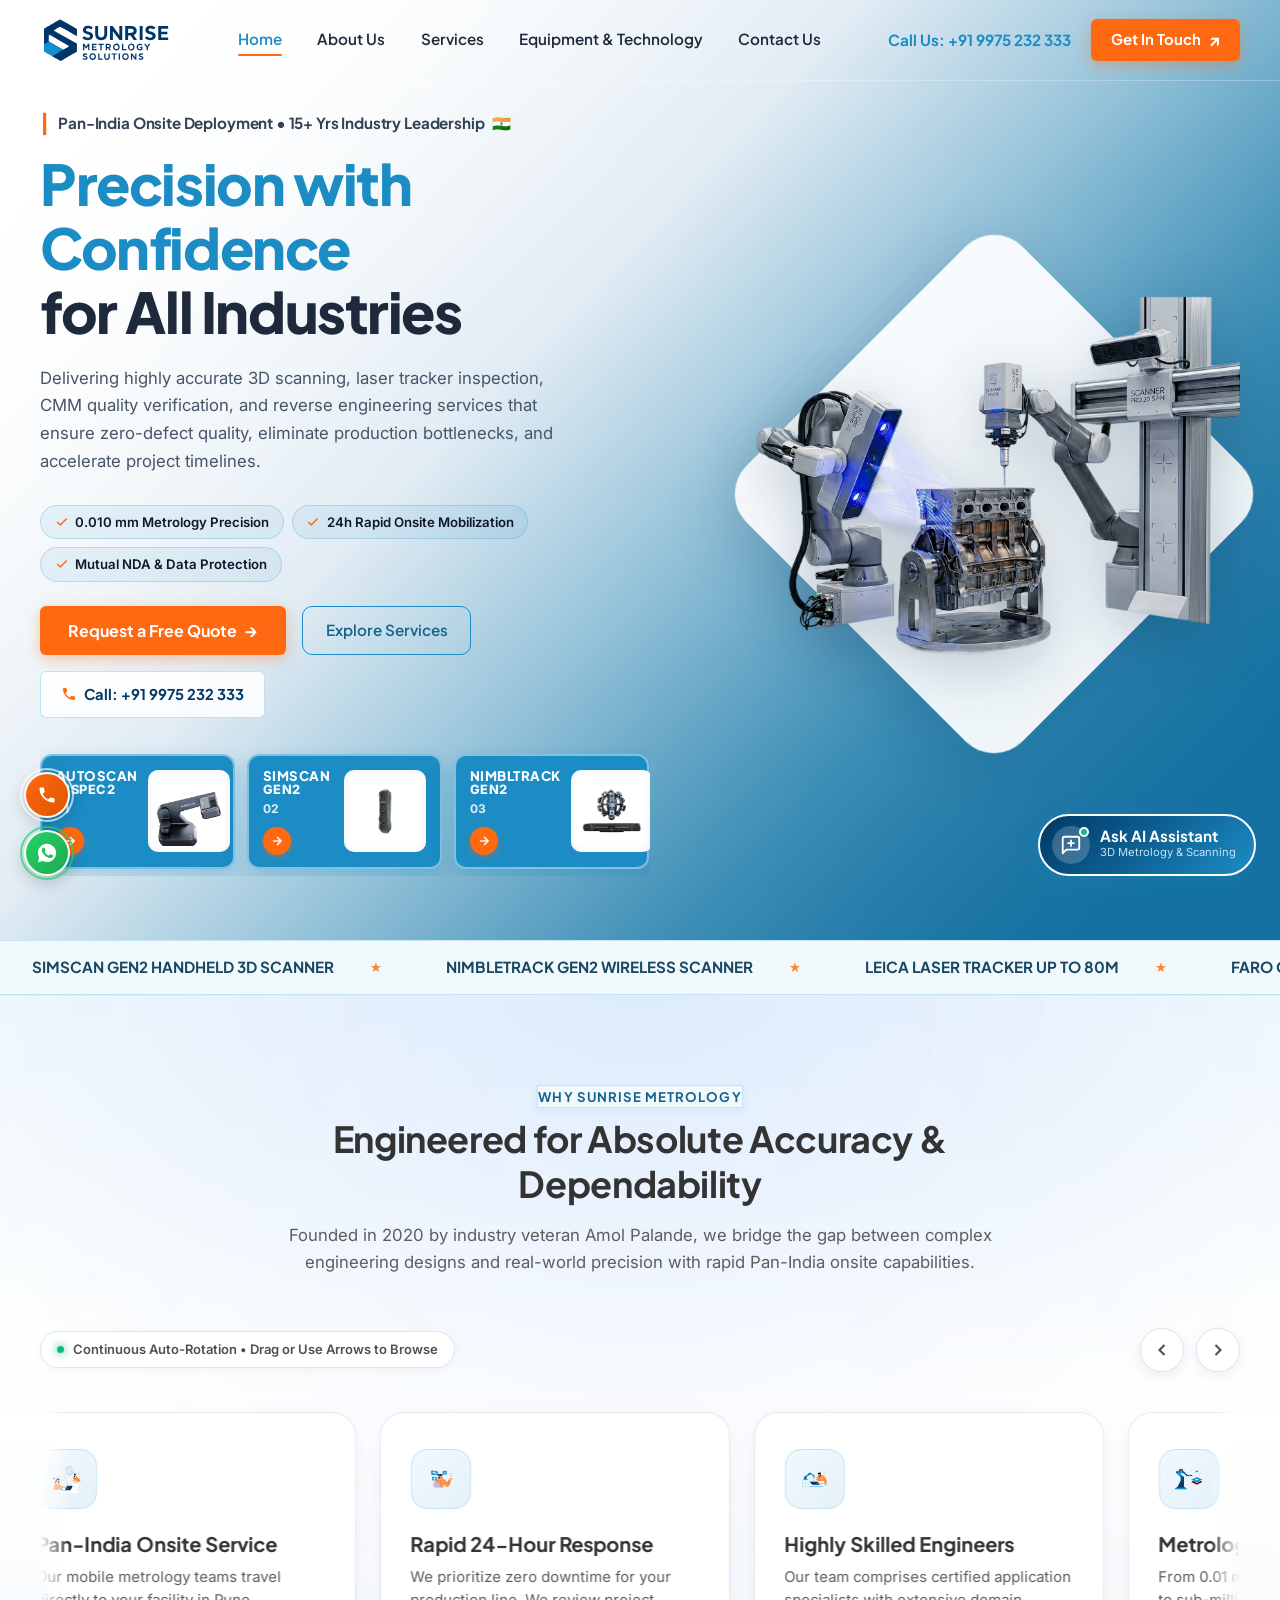
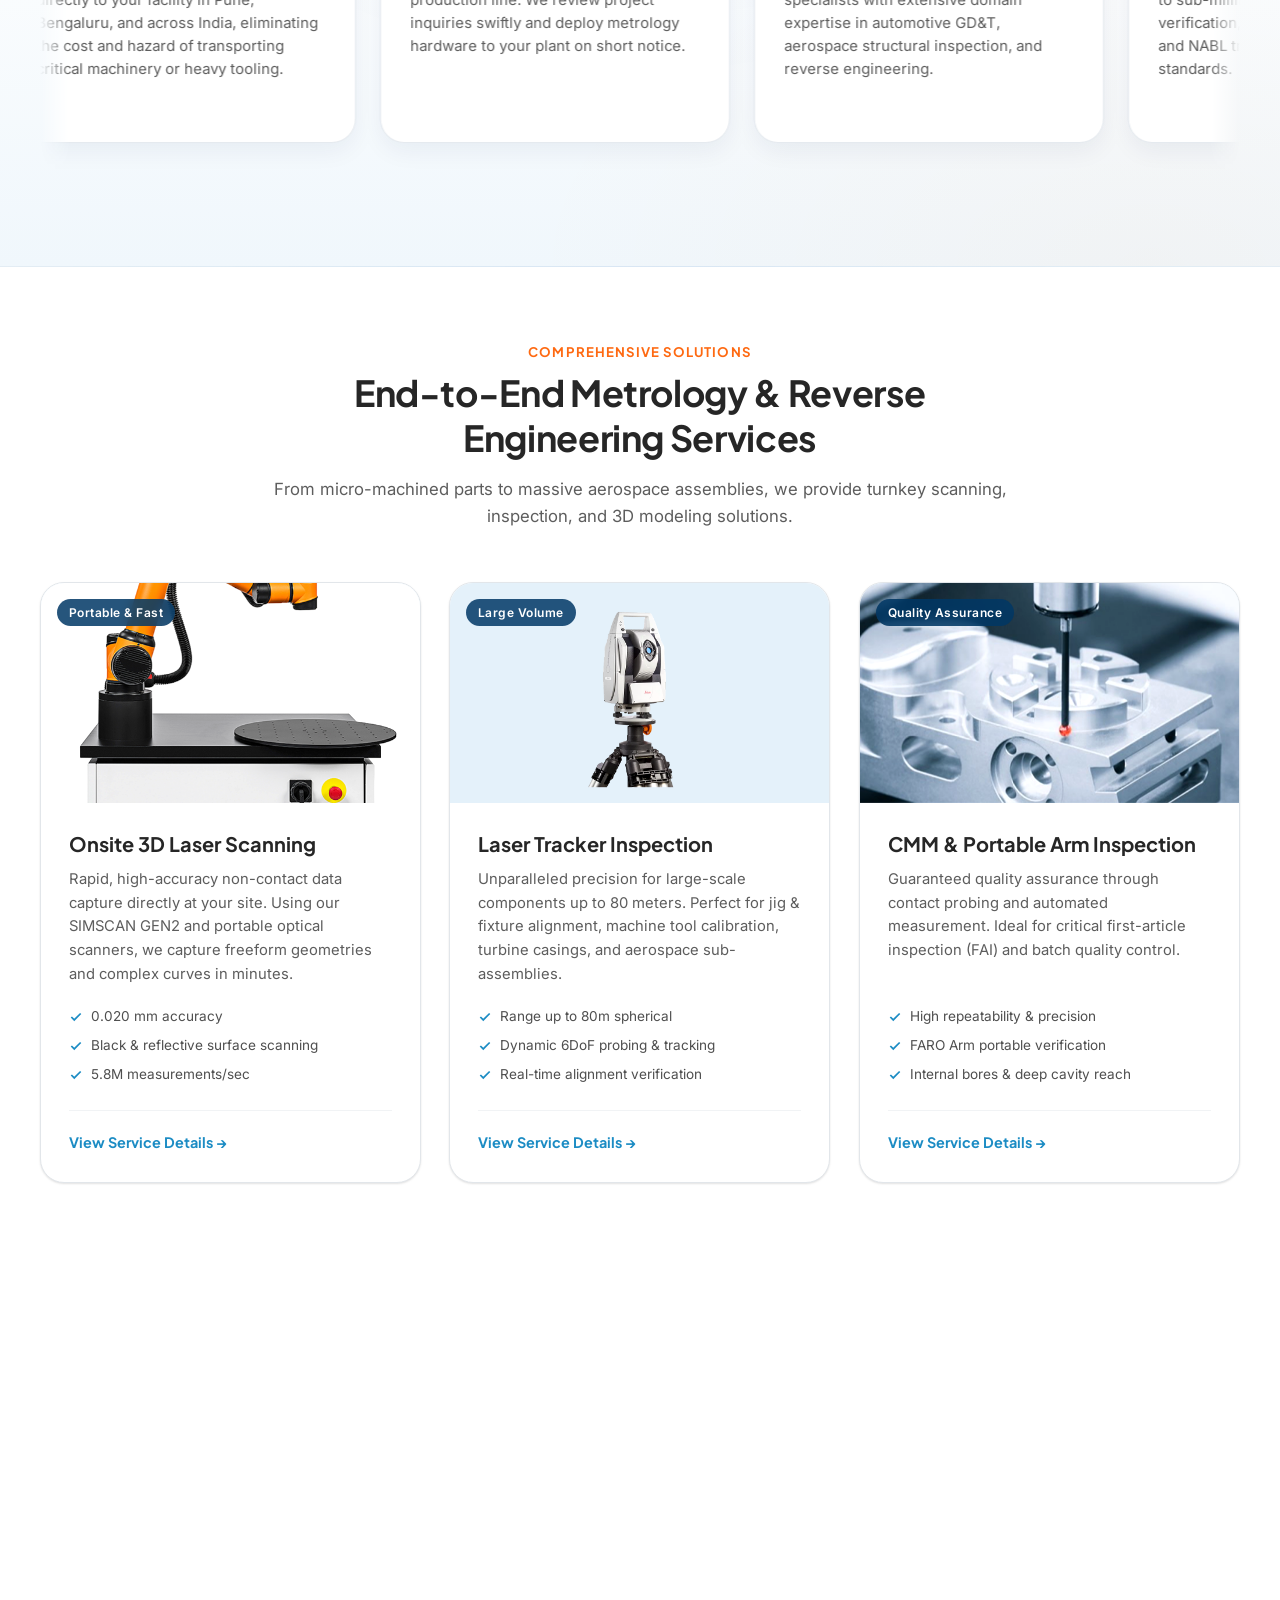
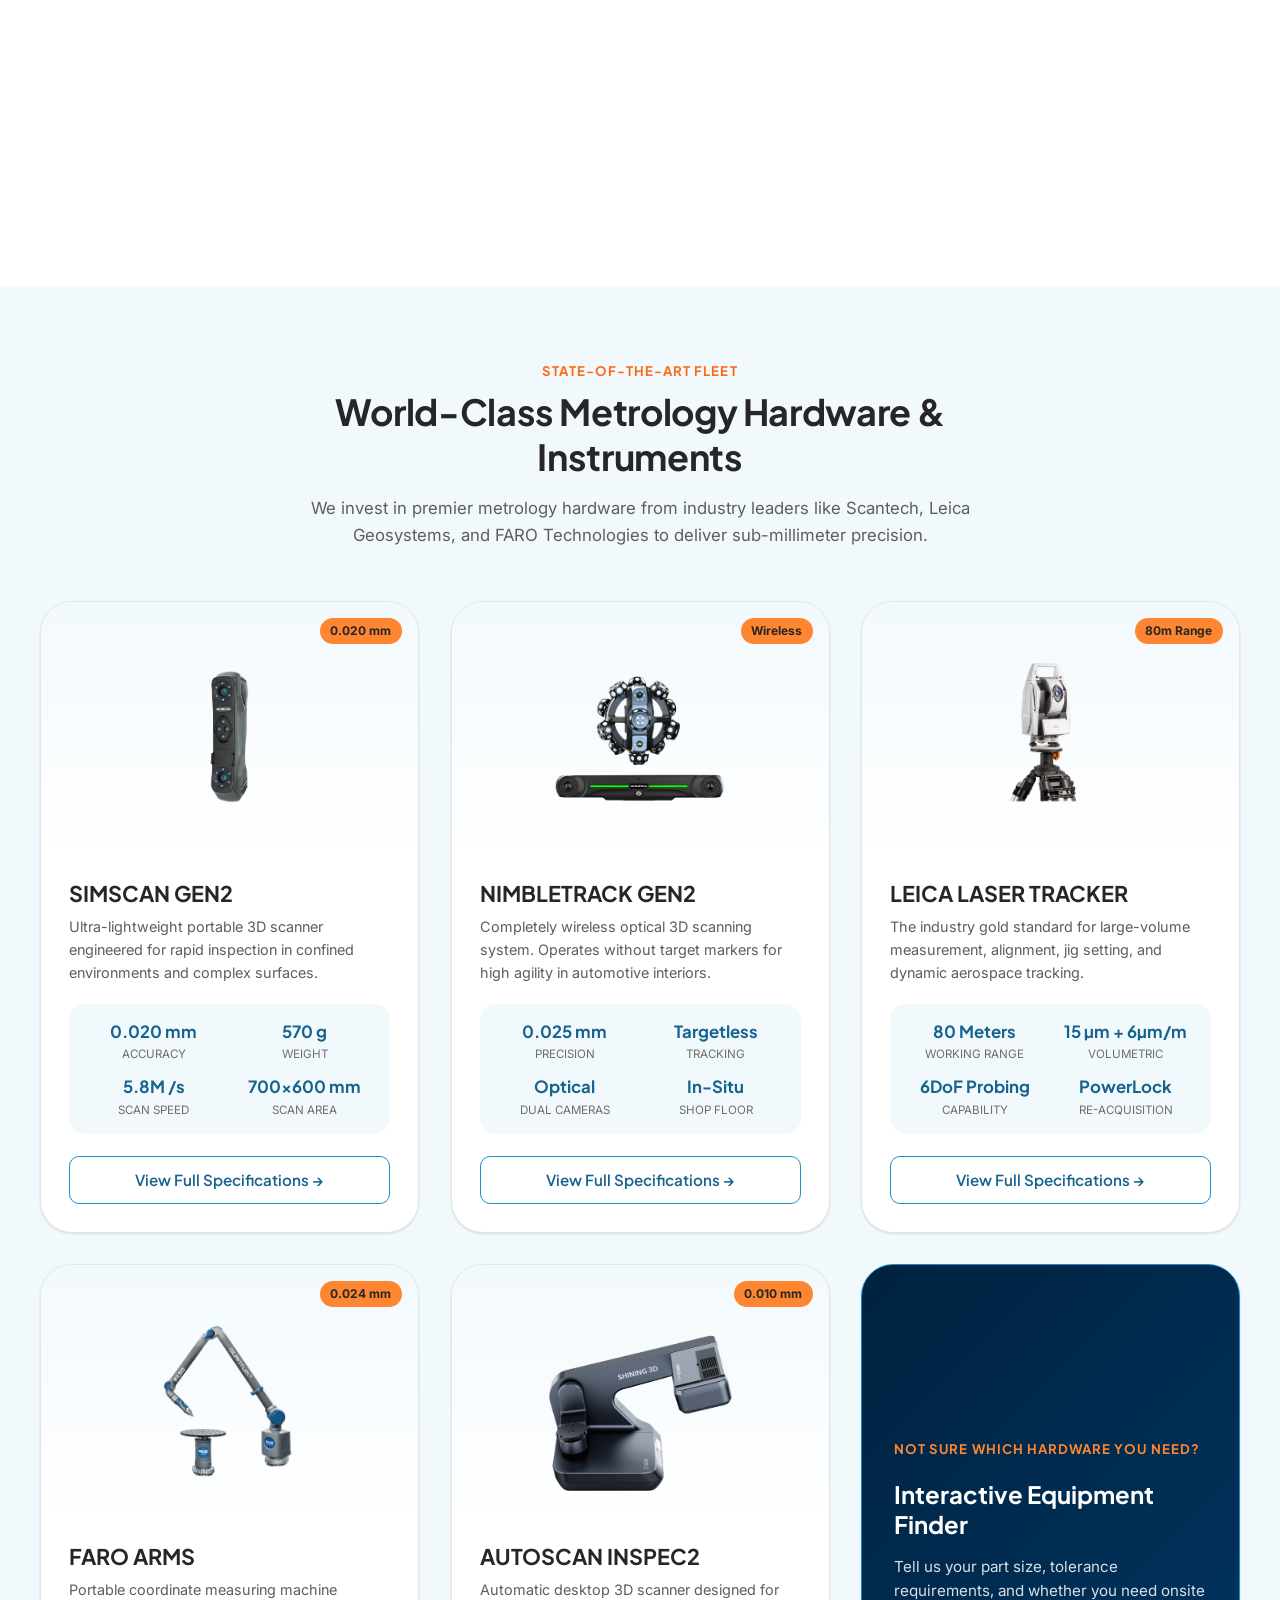
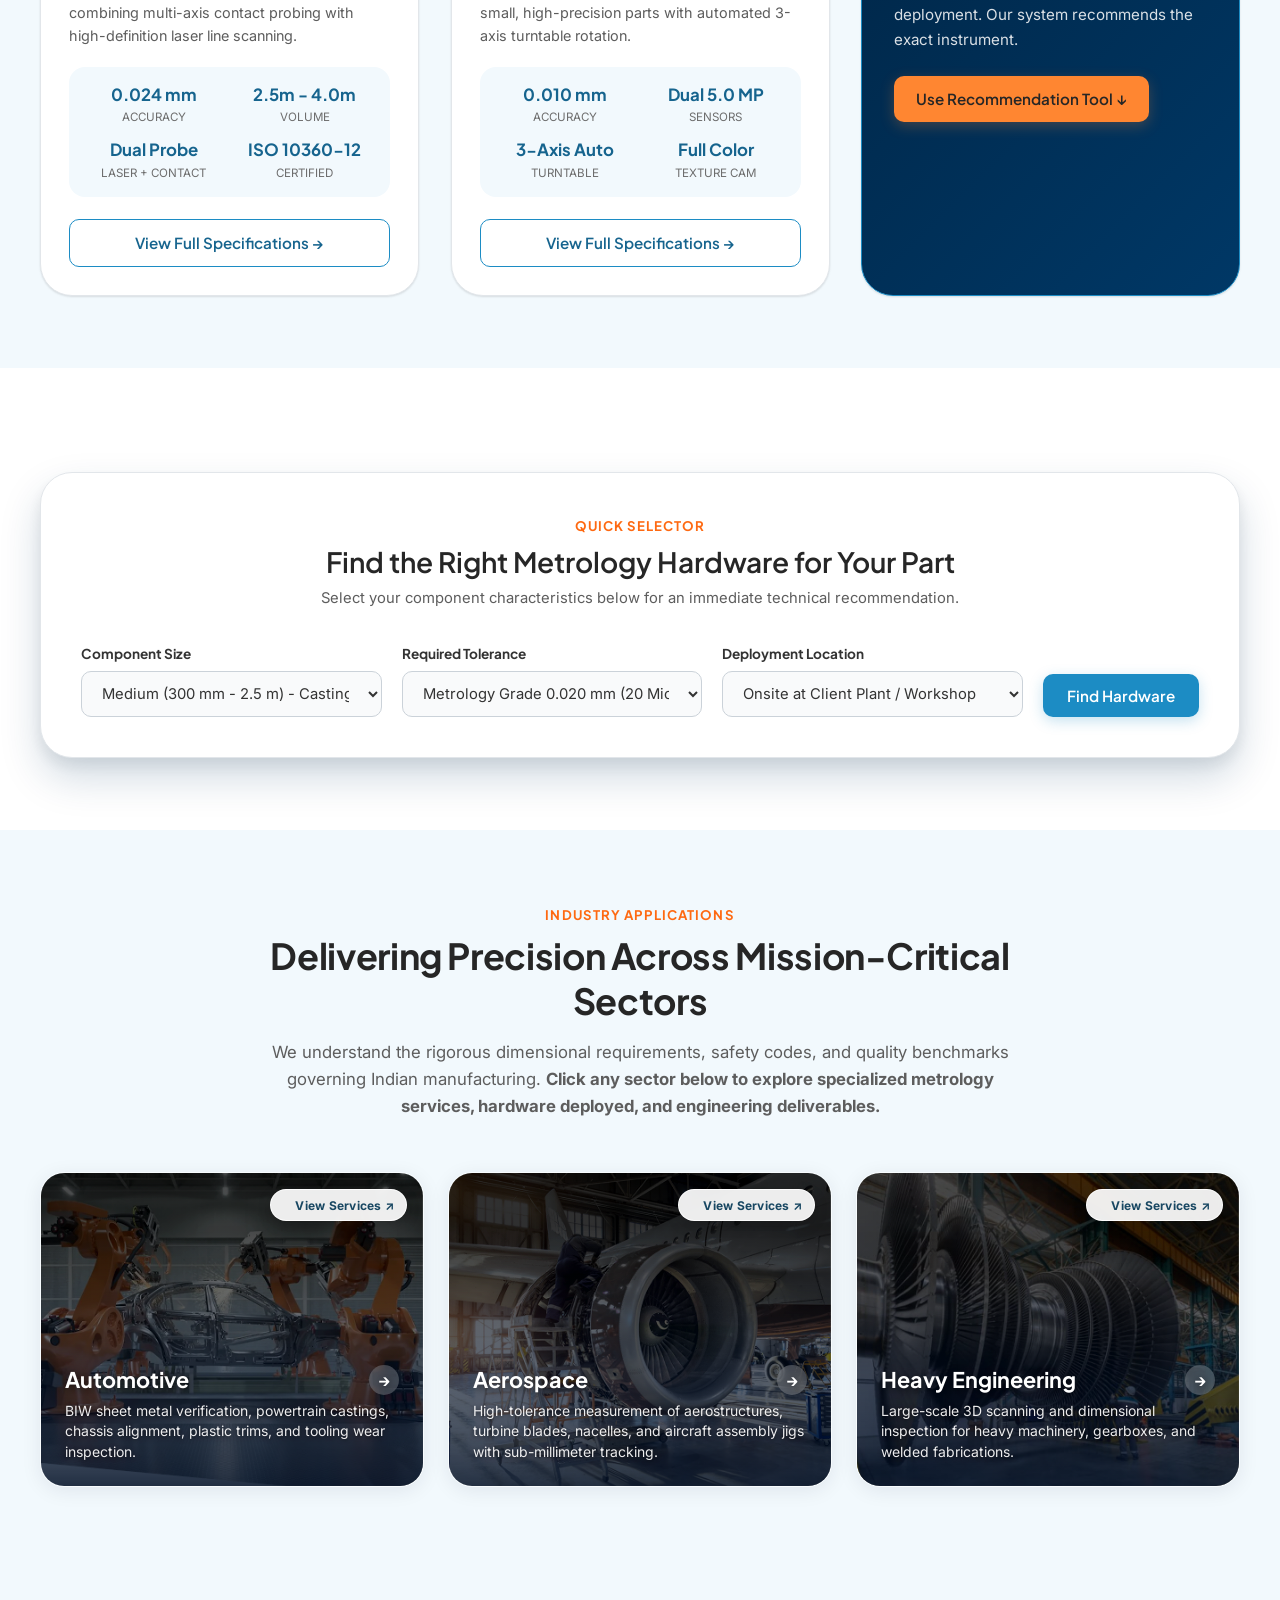
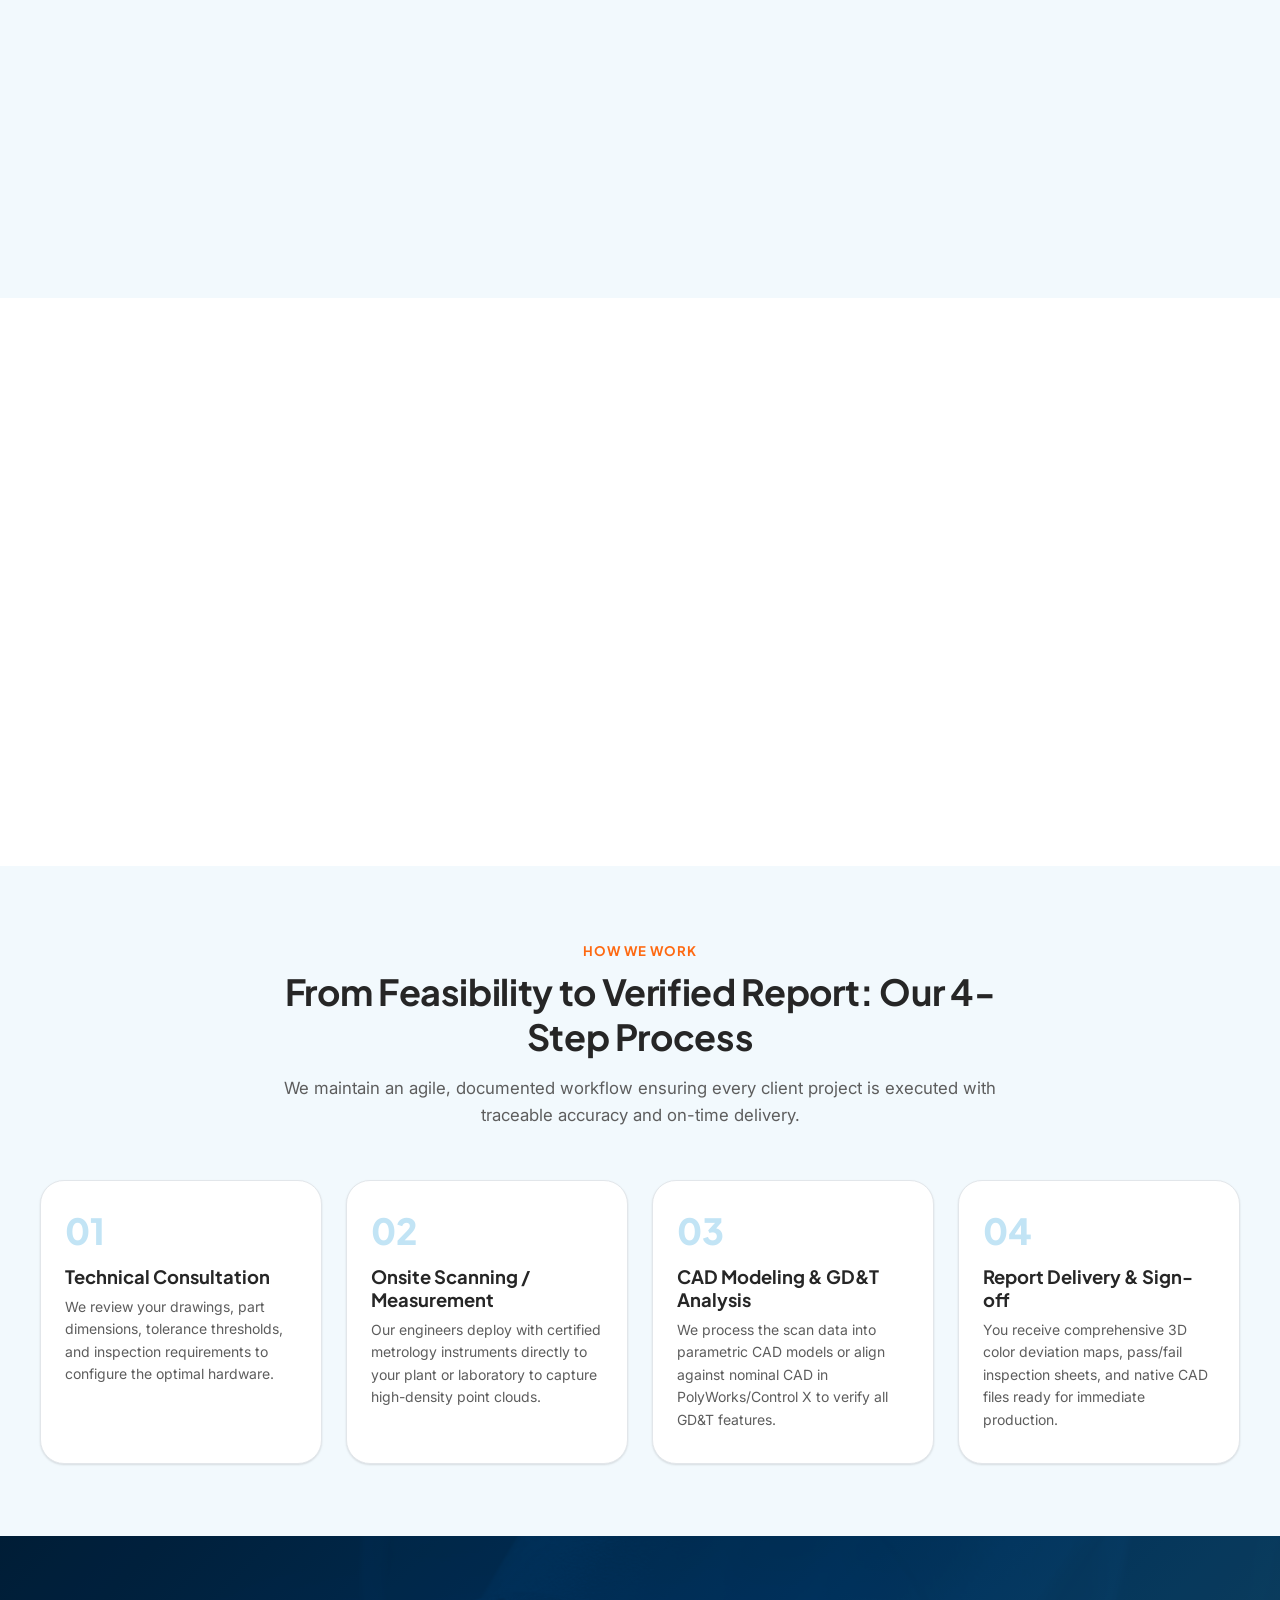
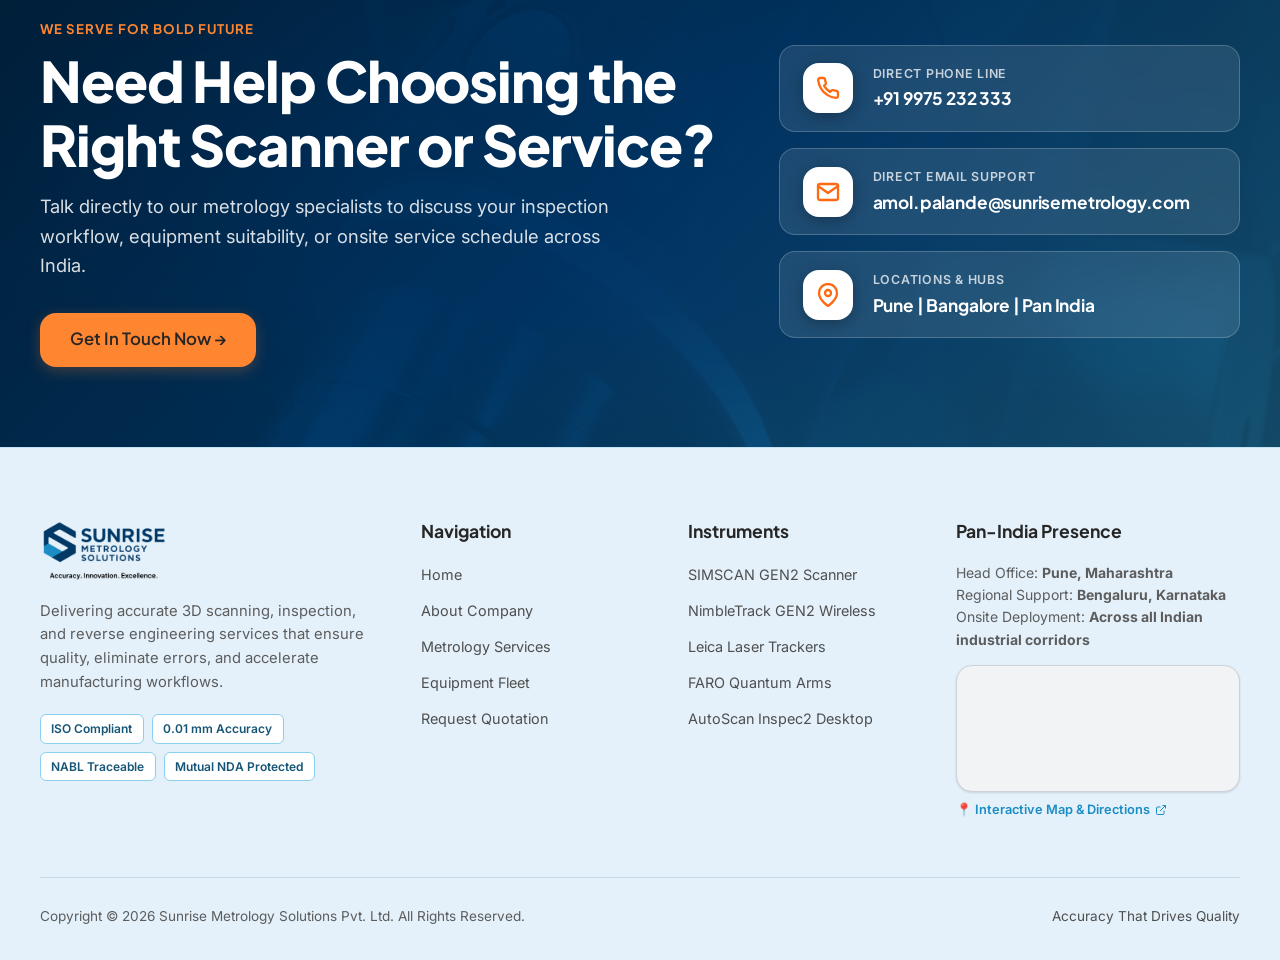
<file: index.html>
<!DOCTYPE html>
<html lang="en">
<head>
  <meta charset="UTF-8">
  <meta name="viewport" content="width=device-width, initial-scale=1.0">
  <title>Sunrise Metrology Solutions | Precision 3D Scanning & Dimensional Inspection</title>
  <meta name="description" content="Sunrise Metrology Solutions delivers precision 3D Scanning, Laser Tracker Inspection, CMM verification, and Reverse Engineering services across Pune, Bangalore & Pan-India.">
  <meta name="keywords" content="3D Scanning Services, Laser Tracker Inspection, CMM Inspection, Reverse Engineering Pune Bangalore, Faro Arm, Leica Laser Tracker, Simscan, Metrology India">
  <link rel="icon" href="images/favicon.png" type="image/png">
  <link rel="stylesheet" href="css/styles.css">
</head>
<body>

  <!-- Main Sticky Header -->
  <header class="site-header">
    <div class="container navbar">
      <a href="index.html" class="brand-logo" aria-label="Sunrise Metrology Solutions Homepage">
        <img src="images/logo-primary.svg" alt="Sunrise Metrology Solutions" width="290" height="70">
      </a>

      <!-- Desktop Nav (Original Page Names Preserved) -->
      <nav aria-label="Main Navigation">
        <ul class="nav-links">
          <li><a href="index.html" class="nav-link active">Home</a></li>
          <li><a href="about.html" class="nav-link">About Us</a></li>
          <li><a href="services.html" class="nav-link">Services</a></li>
          <li><a href="equipment.html" class="nav-link">Equipment &amp; Technology</a></li>
          <li><a href="contact.html" class="nav-link">Contact Us</a></li>
        </ul>
      </nav>

      <!-- Nav Action Buttons -->
      <div class="nav-actions">
        <a href="tel:+919975232333" class="nav-phone-link" aria-label="Call +91 9975 232 333">
          <span>Call Us: +91 9975 232 333</span>
        </a>
        <a href="contact.html" class="btn-get-in-touch">
          <span>Get In Touch</span>
          <span class="btn-arrow">↗</span>
        </a>

        <!-- Mobile Hamburger Toggle -->
        <button class="mobile-nav-toggle" id="mobileNavToggle" aria-label="Toggle navigation menu">
          <span class="hamburger-line"></span>
          <span class="hamburger-line"></span>
          <span class="hamburger-line"></span>
        </button>
      </div>
    </div>
  </header>

  <!-- Mobile Drawer Backdrop & Menu -->
  <div class="drawer-backdrop" id="drawerBackdrop"></div>
  <aside class="mobile-drawer" id="mobileDrawer" aria-label="Mobile Navigation">
    <div class="drawer-header">
      <img src="images/logo-primary.svg" alt="Sunrise Metrology" style="max-height:42px; width:auto;">
      <button class="drawer-close" id="drawerClose" aria-label="Close menu">&times;</button>
    </div>
    <ul class="drawer-links">
      <li><a href="index.html" class="drawer-link active">Home</a></li>
      <li><a href="about.html" class="drawer-link">About Us</a></li>
      <li><a href="services.html" class="drawer-link">Services</a></li>
      <li><a href="equipment.html" class="drawer-link">Equipment &amp; Technology</a></li>
      <li><a href="contact.html" class="drawer-link">Contact Us</a></li>
    </ul>
    <div class="drawer-footer">
      <a href="tel:+919975232333" class="btn btn-primary" style="width:100%;">
        <svg width="18" height="18" viewBox="0 0 24 24" fill="currentColor"><path d="M6.62 10.79a15.053 15.053 0 006.59 6.59l2.2-2.2a1 1 0 011.02-.24c1.12.37 2.33.57 3.57.57.55 0 1 .45 1 1V20a1 1 0 01-1 1A17 17 0 013 4a1 1 0 011-1h3.5a1 1 0 011 1c0 1.25.2 2.45.57 3.57.11.35.03.74-.25 1.02l-2.2 2.2z"/></svg>
        Call +91 9975 232 333
      </a>
      <a href="contact.html" class="btn btn-blue" style="width:100%;">Get In Touch ↗</a>
      <p style="font-size:0.8rem; text-align:center; color:var(--color-neutral-500);">
        Locations: Pune | Bangalore | Pan India
      </p>
    </div>
  </aside>

  <!-- Hero Section (Reference Image Layout with Original Data) -->
  <section class="hero-ref-section">
    <div class="container">
      <div class="hero-ref-grid">
        <!-- Left Content (Text Data & Featured Equipment Cards) -->
        <div class="hero-ref-left">
          <!-- Tag Pill with Orange Bar and Flag -->
          <div class="hero-ref-tag">
            <span class="ref-bar">|</span>
            <span class="ref-tag-text">Pan-India Onsite Deployment • 15+ Yrs Industry Leadership</span>
            <span class="ref-flag">🇮🇳</span>
          </div>

          <!-- Hero Main Title (Original Data Preserved) -->
          <h1 class="hero-ref-title">
            <span class="title-highlight">Precision with Confidence</span>
            <span class="title-dark">for All Industries</span>
          </h1>

          <!-- Hero Subtitle (Original Data Preserved) -->
          <p class="hero-ref-desc">
            Delivering highly accurate 3D scanning, laser tracker inspection, CMM quality verification, and reverse engineering services that ensure zero-defect quality, eliminate production bottlenecks, and accelerate project timelines.
          </p>

          <!-- Service Capability Quick Pills (Original Data) -->
          <div class="hero-feature-pills-ref">
            <span class="hero-pill-ref">
              <svg width="14" height="14" viewBox="0 0 24 24" fill="none" stroke="currentColor" stroke-width="2.5"><polyline points="20 6 9 17 4 12"></polyline></svg>
              0.010 mm Metrology Precision
            </span>
            <span class="hero-pill-ref">
              <svg width="14" height="14" viewBox="0 0 24 24" fill="none" stroke="currentColor" stroke-width="2.5"><polyline points="20 6 9 17 4 12"></polyline></svg>
              24h Rapid Onsite Mobilization
            </span>
            <span class="hero-pill-ref">
              <svg width="14" height="14" viewBox="0 0 24 24" fill="none" stroke="currentColor" stroke-width="2.5"><polyline points="20 6 9 17 4 12"></polyline></svg>
              Mutual NDA &amp; Data Protection
            </span>
          </div>

          <!-- Action CTAs (Original Data) -->
          <div class="hero-ref-actions">
            <a href="contact.html" class="btn-get-in-touch" style="font-size:1rem; padding:0.75rem 1.75rem;">
              <span>Request a Free Quote</span>
              <span class="btn-arrow">→</span>
            </a>
            <a href="services.html" class="btn btn-outline-primary" style="font-size:0.95rem; padding:0.7rem 1.4rem;">
              <span>Explore Services</span>
            </a>
            <a href="tel:+919975232333" class="btn-ref-phone">
              <svg width="16" height="16" viewBox="0 0 24 24" fill="currentColor"><path d="M6.62 10.79a15.053 15.053 0 006.59 6.59l2.2-2.2a1 1 0 011.02-.24c1.12.37 2.33.57 3.57.57.55 0 1 .45 1 1V20a1 1 0 01-1 1A17 17 0 013 4a1 1 0 011-1h3.5a1 1 0 011 1c0 1.25.2 2.45.57 3.57.11.35.03.74-.25 1.02l-2.2 2.2z"/></svg>
              <span>Call: +91 9975 232 333</span>
            </a>
          </div>

          <!-- Rotating Equipment Carousel (All Available Fleet Models) -->
          <div class="hero-ref-cards" aria-label="Available Equipment Fleet Carousel">
            <div class="hero-cards-track">
              <!-- Set 1: Active Interactive Cards -->
              <div class="hero-cards-set">
                <!-- Item 1: AutoScan Inspec2 -->
                <a href="equipment.html#autoscan" class="hero-product-card" aria-label="AutoScan Inspec2 Desktop Metrology 3D Scanner">
                  <div class="card-text-col">
                    <span class="card-name">AUTOSCAN</span>
                    <span class="card-sub">INSPEC2</span>
                    <span class="card-num">01</span>
                    <span class="card-action-btn">
                      <svg width="14" height="14" viewBox="0 0 24 24" fill="none" stroke="currentColor" stroke-width="2.5"><line x1="5" y1="12" x2="19" y2="12"></line><polyline points="12 5 19 12 12 19"></polyline></svg>
                    </span>
                  </div>
                  <div class="card-img-box">
                    <img src="images/autoscan-inspec2-transparent.png" alt="AutoScan Inspec2 Scanner" loading="eager">
                  </div>
                </a>

                <!-- Item 2: SIMSCAN Gen2 -->
                <a href="equipment.html#simscan" class="hero-product-card" aria-label="SIMSCAN Gen2 Handheld Optical 3D Scanner">
                  <div class="card-text-col">
                    <span class="card-name">SIMSCAN</span>
                    <span class="card-sub">GEN2</span>
                    <span class="card-num">02</span>
                    <span class="card-action-btn">
                      <svg width="14" height="14" viewBox="0 0 24 24" fill="none" stroke="currentColor" stroke-width="2.5"><line x1="5" y1="12" x2="19" y2="12"></line><polyline points="12 5 19 12 12 19"></polyline></svg>
                    </span>
                  </div>
                  <div class="card-img-box">
                    <img src="images/heroCard2.png" alt="SIMSCAN Gen2 3D Scanner" loading="eager">
                  </div>
                </a>

                <!-- Item 3: NimbleTrack Gen2 -->
                <a href="equipment.html#nimbletrack" class="hero-product-card" aria-label="NimbleTrack Wireless Optical 3D Scanning System">
                  <div class="card-text-col">
                    <span class="card-name">NIMBLTRACK</span>
                    <span class="card-sub">GEN2</span>
                    <span class="card-num">03</span>
                    <span class="card-action-btn">
                      <svg width="14" height="14" viewBox="0 0 24 24" fill="none" stroke="currentColor" stroke-width="2.5"><line x1="5" y1="12" x2="19" y2="12"></line><polyline points="12 5 19 12 12 19"></polyline></svg>
                    </span>
                  </div>
                  <div class="card-img-box">
                    <img src="images/heroCard1.png" alt="NimbleTrack Optical Tracker" loading="eager">
                  </div>
                </a>

                <!-- Item 4: Leica Laser Tracker -->
                <a href="equipment.html#leica" class="hero-product-card" aria-label="Leica Absolute Laser Tracker 80m">
                  <div class="card-text-col">
                    <span class="card-name">LEICA</span>
                    <span class="card-sub">TRACKER</span>
                    <span class="card-num">04</span>
                    <span class="card-action-btn">
                      <svg width="14" height="14" viewBox="0 0 24 24" fill="none" stroke="currentColor" stroke-width="2.5"><line x1="5" y1="12" x2="19" y2="12"></line><polyline points="12 5 19 12 12 19"></polyline></svg>
                    </span>
                  </div>
                  <div class="card-img-box">
                    <img src="images/laserTracker1.png" alt="Leica Laser Tracker" loading="eager">
                  </div>
                </a>

                <!-- Item 5: FARO Quantum Arm -->
                <a href="equipment.html#faro" class="hero-product-card" aria-label="FARO Quantum Arm Coordinate Measuring Machine">
                  <div class="card-text-col">
                    <span class="card-name">FARO ARM</span>
                    <span class="card-sub">QUANTUM</span>
                    <span class="card-num">05</span>
                    <span class="card-action-btn">
                      <svg width="14" height="14" viewBox="0 0 24 24" fill="none" stroke="currentColor" stroke-width="2.5"><line x1="5" y1="12" x2="19" y2="12"></line><polyline points="12 5 19 12 12 19"></polyline></svg>
                    </span>
                  </div>
                  <div class="card-img-box">
                    <img src="images/HeroSection22.png" alt="FARO Quantum Arm" loading="eager">
                  </div>
                </a>
              </div>

              <!-- Set 2: Seamless Continuous Loop Clones -->
              <div class="hero-cards-set" aria-hidden="true">
                <a href="equipment.html#autoscan" class="hero-product-card" tabindex="-1">
                  <div class="card-text-col">
                    <span class="card-name">AUTOSCAN</span>
                    <span class="card-sub">INSPEC2</span>
                    <span class="card-num">01</span>
                    <span class="card-action-btn">
                      <svg width="14" height="14" viewBox="0 0 24 24" fill="none" stroke="currentColor" stroke-width="2.5"><line x1="5" y1="12" x2="19" y2="12"></line><polyline points="12 5 19 12 12 19"></polyline></svg>
                    </span>
                  </div>
                  <div class="card-img-box">
                    <img src="images/autoscan-inspec2-transparent.png" alt="" loading="eager">
                  </div>
                </a>

                <a href="equipment.html#simscan" class="hero-product-card" tabindex="-1">
                  <div class="card-text-col">
                    <span class="card-name">SIMSCAN</span>
                    <span class="card-sub">GEN2</span>
                    <span class="card-num">02</span>
                    <span class="card-action-btn">
                      <svg width="14" height="14" viewBox="0 0 24 24" fill="none" stroke="currentColor" stroke-width="2.5"><line x1="5" y1="12" x2="19" y2="12"></line><polyline points="12 5 19 12 12 19"></polyline></svg>
                    </span>
                  </div>
                  <div class="card-img-box">
                    <img src="images/heroCard2.png" alt="" loading="eager">
                  </div>
                </a>

                <a href="equipment.html#nimbletrack" class="hero-product-card" tabindex="-1">
                  <div class="card-text-col">
                    <span class="card-name">NIMBLTRACK</span>
                    <span class="card-sub">GEN2</span>
                    <span class="card-num">03</span>
                    <span class="card-action-btn">
                      <svg width="14" height="14" viewBox="0 0 24 24" fill="none" stroke="currentColor" stroke-width="2.5"><line x1="5" y1="12" x2="19" y2="12"></line><polyline points="12 5 19 12 12 19"></polyline></svg>
                    </span>
                  </div>
                  <div class="card-img-box">
                    <img src="images/heroCard1.png" alt="" loading="eager">
                  </div>
                </a>

                <a href="equipment.html#leica" class="hero-product-card" tabindex="-1">
                  <div class="card-text-col">
                    <span class="card-name">LEICA</span>
                    <span class="card-sub">TRACKER</span>
                    <span class="card-num">04</span>
                    <span class="card-action-btn">
                      <svg width="14" height="14" viewBox="0 0 24 24" fill="none" stroke="currentColor" stroke-width="2.5"><line x1="5" y1="12" x2="19" y2="12"></line><polyline points="12 5 19 12 12 19"></polyline></svg>
                    </span>
                  </div>
                  <div class="card-img-box">
                    <img src="images/laserTracker1.png" alt="" loading="eager">
                  </div>
                </a>

                <a href="equipment.html#faro" class="hero-product-card" tabindex="-1">
                  <div class="card-text-col">
                    <span class="card-name">FARO ARM</span>
                    <span class="card-sub">QUANTUM</span>
                    <span class="card-num">05</span>
                    <span class="card-action-btn">
                      <svg width="14" height="14" viewBox="0 0 24 24" fill="none" stroke="currentColor" stroke-width="2.5"><line x1="5" y1="12" x2="19" y2="12"></line><polyline points="12 5 19 12 12 19"></polyline></svg>
                    </span>
                  </div>
                  <div class="card-img-box">
                    <img src="images/HeroSection22.png" alt="" loading="eager">
                  </div>
                </a>
              </div>
            </div>
          </div>
        </div>

        <!-- Right Side: Graphic with Diamond Badge & 3D Scanning Setup -->
        <div class="hero-ref-right">
          <div class="hero-diamond-shape">
            <img src="images/SIogo.png" alt="" class="hero-diamond-logo" aria-hidden="true">
          </div>
          <img src="images/heroSection1.png" alt="Sunrise Metrology Automated 3D Scanning Robot inspecting engine block" class="hero-machinery-img" loading="eager">
        </div>
      </div>
    </div>
  </section>

  <!-- Live Marquee / Hardware Ticker -->
  <section class="ticker-bar" aria-label="Equipment Ticker">
    <div class="ticker-track">
      <div class="ticker-item">SIMSCAN GEN2 HANDHELD 3D SCANNER</div>
      <div class="ticker-item">NIMBLETRACK GEN2 WIRELESS SCANNER</div>
      <div class="ticker-item">LEICA LASER TRACKER UP TO 80M</div>
      <div class="ticker-item">FARO QUANTUM ARMS</div>
      <div class="ticker-item">AUTOSCAN INSPEC2 DESKTOP SCANNER (0.01MM)</div>
      <div class="ticker-item">POLYWORKS & GEOMAGIC CONTROL X GD&T</div>
      <div class="ticker-item">SIMSCAN GEN2 HANDHELD 3D SCANNER</div>
      <div class="ticker-item">NIMBLETRACK GEN2 WIRELESS SCANNER</div>
      <div class="ticker-item">LEICA LASER TRACKER UP TO 80M</div>
      <div class="ticker-item">FARO QUANTUM ARMS</div>
      <div class="ticker-item">AUTOSCAN INSPEC2 DESKTOP SCANNER (0.01MM)</div>
      <div class="ticker-item">POLYWORKS & GEOMAGIC CONTROL X GD&T</div>
    </div>
  </section>

  <!-- Core Value Pillars Section (Why Sunrise Metrology) -->
  <section class="section why-sunrise-section" id="why-us">
    <div class="why-sunrise-overlay" aria-hidden="true"></div>
    <div class="container">
      <div class="section-header why-section-header">
        <span class="section-tag why-section-tag">Why Sunrise Metrology</span>
        <h2 class="text-h2 section-title why-section-title">Engineered for Absolute <span class="highlight-orange">Accuracy &amp; Dependability</span></h2>
        <p class="section-desc why-section-desc">
          Founded in 2020 by industry veteran Amol Palande, we bridge the gap between complex engineering designs and real-world precision with rapid Pan-India onsite capabilities.
        </p>
      </div>

      <!-- Single-Line Carousel Wrapper with Auto & Manual Controls -->
      <div class="why-carousel-wrapper">
        <div class="why-carousel-nav">
          <div class="why-carousel-hint">
            <span class="why-live-dot"></span>
            <span>Continuous Auto-Rotation • Drag or Use Arrows to Browse</span>
          </div>
          <div class="why-carousel-buttons">
            <button class="why-nav-btn why-prev-btn" id="whyPrevBtn" aria-label="Rotate Previous (Left)">
              <svg width="20" height="20" viewBox="0 0 24 24" fill="none" stroke="currentColor" stroke-width="2.5"><polyline points="15 18 9 12 15 6"/></svg>
            </button>
            <button class="why-nav-btn why-next-btn" id="whyNextBtn" aria-label="Rotate Next (Right)">
              <svg width="20" height="20" viewBox="0 0 24 24" fill="none" stroke="currentColor" stroke-width="2.5"><polyline points="9 18 15 12 9 6"/></svg>
            </button>
          </div>
        </div>

        <!-- Single Line Overflow Container -->
        <div class="why-carousel-container" id="whyCarouselContainer" tabindex="0" role="region" aria-label="Why Sunrise Metrology value cards carousel">
          <div class="why-carousel-track" id="whyCarouselTrack">
            <!-- Card 1 -->
            <div class="why-card">
              <div class="feature-icon-wrapper">
                <img src="images/onsite-service.png" alt="Pan-India Onsite Service">
              </div>
              <h3>Pan-India Onsite Service</h3>
              <p>
                Our mobile metrology teams travel directly to your facility in Pune, Bengaluru, and across India, eliminating the cost and hazard of transporting critical machinery or heavy tooling.
              </p>
            </div>

            <!-- Card 2 -->
            <div class="why-card">
              <div class="feature-icon-wrapper">
                <img src="images/quick-response.png" alt="Quick Response Time">
              </div>
              <h3>Rapid 24-Hour Response</h3>
              <p>
                We prioritize zero downtime for your production line. We review project inquiries swiftly and deploy metrology hardware to your plant on short notice.
              </p>
            </div>

            <!-- Card 3 -->
            <div class="why-card">
              <div class="feature-icon-wrapper">
                <img src="images/skilled-engineers.png" alt="Skilled Engineers">
              </div>
              <h3>Highly Skilled Engineers</h3>
              <p>
                Our team comprises certified application specialists with extensive domain expertise in automotive GD&T, aerospace structural inspection, and reverse engineering.
              </p>
            </div>

            <!-- Card 4 -->
            <div class="why-card">
              <div class="feature-icon-wrapper">
                <img src="images/accuracy.png" alt="Metrology Accuracy">
              </div>
              <h3>Metrology-Grade Accuracy</h3>
              <p>
                From 0.01 mm desktop optical scanning to sub-millimeter 80-meter laser tracker verification, our results adhere to ISO and NABL traceable calibration standards.
              </p>
            </div>

            <!-- Card 5 -->
            <div class="why-card">
              <div class="feature-icon-wrapper">
                <img src="images/data-security.png" alt="Strict Data Security">
              </div>
              <h3>Confidentiality &amp; Data Security</h3>
              <p>
                We protect your intellectual property. All CAD models, point clouds, and inspection data are stored in secure environments under binding mutual NDAs.
              </p>
            </div>

            <!-- Card 6 -->
            <div class="why-card">
              <div class="feature-icon-wrapper">
                <img src="images/leadership.png" alt="15 Years Leadership">
              </div>
              <h3>15+ Years Leadership</h3>
              <p>
                Led by Amol Palande, our mission is to deliver world-class metrology services to Indian manufacturers, upholding the company motto: <em>Accuracy That Drives Quality</em>.
              </p>
            </div>
          </div>
        </div>
      </div>
    </div>
  </section>

  <!-- Core Services Showcase Section -->
  <section class="section section-bg-white" id="services">
    <div class="container">
      <div class="section-header">
        <span class="section-tag">Comprehensive Solutions</span>
        <h2 class="text-h2 section-title">End-to-End Metrology & Reverse Engineering Services</h2>
        <p class="section-desc">
          From micro-machined parts to massive aerospace assemblies, we provide turnkey scanning, inspection, and 3D modeling solutions.
        </p>
      </div>

      <div class="services-grid">
        <!-- Service 1: Onsite 3D Scanning -->
        <div class="service-card">
          <div class="service-card-image">
            <img src="images/service3DScanning.png" alt="Onsite 3D Scanning Service">
            <span class="service-card-badge">Portable & Fast</span>
          </div>
          <div class="service-card-body">
            <h3>Onsite 3D Laser Scanning</h3>
            <p>
              Rapid, high-accuracy non-contact data capture directly at your site. Using our SIMSCAN GEN2 and portable optical scanners, we capture freeform geometries and complex curves in minutes.
            </p>
            <ul class="service-card-features">
              <li><svg width="14" height="14" viewBox="0 0 24 24" fill="none" stroke="currentColor" stroke-width="3"><polyline points="20 6 9 17 4 12"></polyline></svg> 0.020 mm accuracy</li>
              <li><svg width="14" height="14" viewBox="0 0 24 24" fill="none" stroke="currentColor" stroke-width="3"><polyline points="20 6 9 17 4 12"></polyline></svg> Black & reflective surface scanning</li>
              <li><svg width="14" height="14" viewBox="0 0 24 24" fill="none" stroke="currentColor" stroke-width="3"><polyline points="20 6 9 17 4 12"></polyline></svg> 5.8M measurements/sec</li>
            </ul>
            <div class="service-card-footer">
              <a href="services.html#scanning" class="service-link">View Service Details →</a>
            </div>
          </div>
        </div>

        <!-- Service 2: Laser Tracker Inspection -->
        <div class="service-card">
          <div class="service-card-image">
            <img src="images/serviceLaserTracker.png" alt="Laser Tracker Inspection Service">
            <span class="service-card-badge">Large Volume</span>
          </div>
          <div class="service-card-body">
            <h3>Laser Tracker Inspection</h3>
            <p>
              Unparalleled precision for large-scale components up to 80 meters. Perfect for jig & fixture alignment, machine tool calibration, turbine casings, and aerospace sub-assemblies.
            </p>
            <ul class="service-card-features">
              <li><svg width="14" height="14" viewBox="0 0 24 24" fill="none" stroke="currentColor" stroke-width="3"><polyline points="20 6 9 17 4 12"></polyline></svg> Range up to 80m spherical</li>
              <li><svg width="14" height="14" viewBox="0 0 24 24" fill="none" stroke="currentColor" stroke-width="3"><polyline points="20 6 9 17 4 12"></polyline></svg> Dynamic 6DoF probing & tracking</li>
              <li><svg width="14" height="14" viewBox="0 0 24 24" fill="none" stroke="currentColor" stroke-width="3"><polyline points="20 6 9 17 4 12"></polyline></svg> Real-time alignment verification</li>
            </ul>
            <div class="service-card-footer">
              <a href="services.html#laser-tracker" class="service-link">View Service Details →</a>
            </div>
          </div>
        </div>

        <!-- Service 3: CMM & Portable Arm Inspection -->
        <div class="service-card">
          <div class="service-card-image">
            <img src="images/serviceCMMInspection.png" alt="CMM and FARO Arm Inspection">
            <span class="service-card-badge">Quality Assurance</span>
          </div>
          <div class="service-card-body">
            <h3>CMM & Portable Arm Inspection</h3>
            <p>
              Guaranteed quality assurance through contact probing and automated measurement. Ideal for critical first-article inspection (FAI) and batch quality control.
            </p>
            <ul class="service-card-features">
              <li><svg width="14" height="14" viewBox="0 0 24 24" fill="none" stroke="currentColor" stroke-width="3"><polyline points="20 6 9 17 4 12"></polyline></svg> High repeatability & precision</li>
              <li><svg width="14" height="14" viewBox="0 0 24 24" fill="none" stroke="currentColor" stroke-width="3"><polyline points="20 6 9 17 4 12"></polyline></svg> FARO Arm portable verification</li>
              <li><svg width="14" height="14" viewBox="0 0 24 24" fill="none" stroke="currentColor" stroke-width="3"><polyline points="20 6 9 17 4 12"></polyline></svg> Internal bores & deep cavity reach</li>
            </ul>
            <div class="service-card-footer">
              <a href="services.html#cmm" class="service-link">View Service Details →</a>
            </div>
          </div>
        </div>

        <!-- Service 4: Desktop 3D Scanning -->
        <div class="service-card">
          <div class="service-card-image">
            <img src="images/serviceDesktop3DScanner.jpg" alt="Desktop 3D Scanning AutoScan Inspec2">
            <span class="service-card-badge">0.01 mm Accuracy</span>
          </div>
          <div class="service-card-body">
            <h3>Desktop Automated 3D Scanning</h3>
            <p>
              Powered by the AutoScan Inspec2, this service captures small, intricate components with 0.01 mm metrology-grade accuracy on a 3-axis automated turntable.
            </p>
            <ul class="service-card-features">
              <li><svg width="14" height="14" viewBox="0 0 24 24" fill="none" stroke="currentColor" stroke-width="3"><polyline points="20 6 9 17 4 12"></polyline></svg> 10-micron repeatability</li>
              <li><svg width="14" height="14" viewBox="0 0 24 24" fill="none" stroke="currentColor" stroke-width="3"><polyline points="20 6 9 17 4 12"></polyline></svg> Dual 5.0 MP cameras</li>
              <li><svg width="14" height="14" viewBox="0 0 24 24" fill="none" stroke="currentColor" stroke-width="3"><polyline points="20 6 9 17 4 12"></polyline></svg> Full-color texture capture</li>
            </ul>
            <div class="service-card-footer">
              <a href="services.html#desktop" class="service-link">View Service Details →</a>
            </div>
          </div>
        </div>

        <!-- Service 5: Reverse Engineering -->
        <div class="service-card">
          <div class="service-card-image">
            <img src="images/ServiceEngineering.png" alt="Reverse Engineering and CAD Modeling">
            <span class="service-card-badge">Parametric CAD</span>
          </div>
          <div class="service-card-body">
            <h3>Reverse Engineering & CAD Modeling</h3>
            <p>
              Recreate broken, legacy, or undocumented components into fully parametric 3D CAD models ready for tooling, CNC machining, or 3D printing.
            </p>
            <ul class="service-card-features">
              <li><svg width="14" height="14" viewBox="0 0 24 24" fill="none" stroke="currentColor" stroke-width="3"><polyline points="20 6 9 17 4 12"></polyline></svg> Native SolidWorks, CATIA & NX models</li>
              <li><svg width="14" height="14" viewBox="0 0 24 24" fill="none" stroke="currentColor" stroke-width="3"><polyline points="20 6 9 17 4 12"></polyline></svg> STEP, IGES & Parasolid deliverables</li>
              <li><svg width="14" height="14" viewBox="0 0 24 24" fill="none" stroke="currentColor" stroke-width="3"><polyline points="20 6 9 17 4 12"></polyline></svg> Design modification & optimization</li>
            </ul>
            <div class="service-card-footer">
              <a href="services.html#reverse-engineering" class="service-link">View Service Details →</a>
            </div>
          </div>
        </div>

        <!-- Service 6: GD&T Inspection Reports -->
        <div class="service-card">
          <div class="service-card-image">
            <div style="width:100%; height:100%; background:linear-gradient(135deg, #003866 0%, #1c8cc4 100%); display:flex; align-items:center; justify-content:center; padding:1.5rem;">
              <img src="images/serviceInspectionReports.svg" alt="GD&T Inspection Reports" style="max-height:80px; width:auto; filter:brightness(0) invert(1);">
            </div>
            <span class="service-card-badge">Color Deviation</span>
          </div>
          <div class="service-card-body">
            <h3>GD&T Inspection & Color Maps</h3>
            <p>
              Detailed, traceable, customer-friendly inspection documentation. Visual 3D color-deviation mapping comparing real scans directly to 3D CAD nominal data.
            </p>
            <ul class="service-card-features">
              <li><svg width="14" height="14" viewBox="0 0 24 24" fill="none" stroke="currentColor" stroke-width="3"><polyline points="20 6 9 17 4 12"></polyline></svg> PolyWorks & Control X standard</li>
              <li><svg width="14" height="14" viewBox="0 0 24 24" fill="none" stroke="currentColor" stroke-width="3"><polyline points="20 6 9 17 4 12"></polyline></svg> Complete GD&T tolerance callouts</li>
              <li><svg width="14" height="14" viewBox="0 0 24 24" fill="none" stroke="currentColor" stroke-width="3"><polyline points="20 6 9 17 4 12"></polyline></svg> Pass / Fail dimensional certificates</li>
            </ul>
            <div class="service-card-footer">
              <a href="services.html#reports" class="service-link">View Service Details →</a>
            </div>
          </div>
        </div>
      </div>
    </div>
  </section>

  <!-- Equipment & Hardware Showcase Section -->
  <section class="section section-bg-light" id="equipment">
    <div class="container">
      <div class="section-header">
        <span class="section-tag">State-Of-The-Art Fleet</span>
        <h2 class="text-h2 section-title">World-Class Metrology Hardware & Instruments</h2>
        <p class="section-desc">
          We invest in premier metrology hardware from industry leaders like Scantech, Leica Geosystems, and FARO Technologies to deliver sub-millimeter precision.
        </p>
      </div>

      <div class="equipment-grid">
        <!-- Equipment 1: SIMSCAN GEN2 -->
        <div class="equipment-card">
          <div class="equipment-image-container">
            <img src="images/SIMSCAN GEN2.png" alt="SIMSCAN GEN2 3D Scanner">
            <span class="equipment-badge">0.020 mm</span>
          </div>
          <div class="equipment-body">
            <h3 class="equipment-title">SIMSCAN GEN2</h3>
            <p class="equipment-desc">Ultra-lightweight portable 3D scanner engineered for rapid inspection in confined environments and complex surfaces.</p>
            <div class="equipment-specs-grid">
              <div class="spec-cell">
                <div class="spec-value">0.020 mm</div>
                <div class="spec-key">Accuracy</div>
              </div>
              <div class="spec-cell">
                <div class="spec-value">570 g</div>
                <div class="spec-key">Weight</div>
              </div>
              <div class="spec-cell">
                <div class="spec-value">5.8M /s</div>
                <div class="spec-key">Scan Speed</div>
              </div>
              <div class="spec-cell">
                <div class="spec-value">700×600 mm</div>
                <div class="spec-key">Scan Area</div>
              </div>
            </div>
            <a href="equipment.html#simscan" class="btn btn-outline-primary" style="margin-top:auto;">View Full Specifications →</a>
          </div>
        </div>

        <!-- Equipment 2: NIMBLETRACK GEN2 -->
        <div class="equipment-card">
          <div class="equipment-image-container">
            <img src="images/NIMBLETRACK GEN2.png" alt="NimbleTrack GEN2 Wireless Optical 3D Scanner">
            <span class="equipment-badge">Wireless</span>
          </div>
          <div class="equipment-body">
            <h3 class="equipment-title">NIMBLETRACK GEN2</h3>
            <p class="equipment-desc">Completely wireless optical 3D scanning system. Operates without target markers for high agility in automotive interiors.</p>
            <div class="equipment-specs-grid">
              <div class="spec-cell">
                <div class="spec-value">0.025 mm</div>
                <div class="spec-key">Precision</div>
              </div>
              <div class="spec-cell">
                <div class="spec-value">Targetless</div>
                <div class="spec-key">Tracking</div>
              </div>
              <div class="spec-cell">
                <div class="spec-value">Optical</div>
                <div class="spec-key">Dual Cameras</div>
              </div>
              <div class="spec-cell">
                <div class="spec-value">In-Situ</div>
                <div class="spec-key">Shop Floor</div>
              </div>
            </div>
            <a href="equipment.html#nimbletrack" class="btn btn-outline-primary" style="margin-top:auto;">View Full Specifications →</a>
          </div>
        </div>

        <!-- Equipment 3: LEICA LASER TRACKER -->
        <div class="equipment-card">
          <div class="equipment-image-container">
            <img src="images/serviceLaserTracker.png" alt="Leica Laser Tracker AT960">
            <span class="equipment-badge">80m Range</span>
          </div>
          <div class="equipment-body">
            <h3 class="equipment-title">LEICA LASER TRACKER</h3>
            <p class="equipment-desc">The industry gold standard for large-volume measurement, alignment, jig setting, and dynamic aerospace tracking.</p>
            <div class="equipment-specs-grid">
              <div class="spec-cell">
                <div class="spec-value">80 Meters</div>
                <div class="spec-key">Working Range</div>
              </div>
              <div class="spec-cell">
                <div class="spec-value">15 µm + 6µm/m</div>
                <div class="spec-key">Volumetric</div>
              </div>
              <div class="spec-cell">
                <div class="spec-value">6DoF Probing</div>
                <div class="spec-key">Capability</div>
              </div>
              <div class="spec-cell">
                <div class="spec-value">PowerLock</div>
                <div class="spec-key">Re-acquisition</div>
              </div>
            </div>
            <a href="equipment.html#leica" class="btn btn-outline-primary" style="margin-top:auto;">View Full Specifications →</a>
          </div>
        </div>

        <!-- Equipment 4: FARO ARMS -->
        <div class="equipment-card">
          <div class="equipment-image-container">
            <img src="images/HeroSection22.png" alt="FARO Arm Quantum series">
            <span class="equipment-badge">0.024 mm</span>
          </div>
          <div class="equipment-body">
            <h3 class="equipment-title">FARO ARMS</h3>
            <p class="equipment-desc">Portable coordinate measuring machine combining multi-axis contact probing with high-definition laser line scanning.</p>
            <div class="equipment-specs-grid">
              <div class="spec-cell">
                <div class="spec-value">0.024 mm</div>
                <div class="spec-key">Accuracy</div>
              </div>
              <div class="spec-cell">
                <div class="spec-value">2.5m - 4.0m</div>
                <div class="spec-key">Volume</div>
              </div>
              <div class="spec-cell">
                <div class="spec-value">Dual Probe</div>
                <div class="spec-key">Laser + Contact</div>
              </div>
              <div class="spec-cell">
                <div class="spec-value">ISO 10360-12</div>
                <div class="spec-key">Certified</div>
              </div>
            </div>
            <a href="equipment.html#faro" class="btn btn-outline-primary" style="margin-top:auto;">View Full Specifications →</a>
          </div>
        </div>

        <!-- Equipment 5: AUTOSCAN INSPEC2 -->
        <div class="equipment-card">
          <div class="equipment-image-container">
            <img src="images/autoscan-inspec2-transparent.png" alt="AutoScan Inspec2 Desktop 3D Scanner">
            <span class="equipment-badge">0.010 mm</span>
          </div>
          <div class="equipment-body">
            <h3 class="equipment-title">AUTOSCAN INSPEC2</h3>
            <p class="equipment-desc">Automatic desktop 3D scanner designed for small, high-precision parts with automated 3-axis turntable rotation.</p>
            <div class="equipment-specs-grid">
              <div class="spec-cell">
                <div class="spec-value">0.010 mm</div>
                <div class="spec-key">Accuracy</div>
              </div>
              <div class="spec-cell">
                <div class="spec-value">Dual 5.0 MP</div>
                <div class="spec-key">Sensors</div>
              </div>
              <div class="spec-cell">
                <div class="spec-value">3-Axis Auto</div>
                <div class="spec-key">Turntable</div>
              </div>
              <div class="spec-cell">
                <div class="spec-value">Full Color</div>
                <div class="spec-key">Texture Cam</div>
              </div>
            </div>
            <a href="equipment.html#autoscan" class="btn btn-outline-primary" style="margin-top:auto;">View Full Specifications →</a>
          </div>
        </div>

        <!-- Interactive Finder Tool Card -->
        <div class="equipment-card" style="background:linear-gradient(135deg, #002240 0%, #003866 100%); color:#ffffff; border-color:var(--color-primary-600);">
          <div class="equipment-body" style="padding:2.5rem 2rem; justify-content:center;">
            <span class="section-tag" style="color:var(--color-secondary-400);">Not Sure Which Hardware You Need?</span>
            <h3 style="color:#ffffff; font-size:1.5rem; margin:0.75rem 0 1rem 0;">Interactive Equipment Finder</h3>
            <p style="color:rgba(255,255,255,0.85); font-size:0.95rem; margin-bottom:1.5rem;">
              Tell us your part size, tolerance requirements, and whether you need onsite deployment. Our system recommends the exact instrument.
            </p>
            <a href="#finderSection" class="btn btn-primary" style="align-self:flex-start;">Use Recommendation Tool ↓</a>
          </div>
        </div>
      </div>
    </div>
  </section>

  <!-- Interactive Equipment & Tolerance Finder Tool -->
  <section class="section section-bg-white" id="finderSection">
    <div class="container">
      <div class="finder-box">
        <div style="text-align:center; max-width:650px; margin:0 auto 2rem auto;">
          <span class="section-tag">Quick Selector</span>
          <h3 class="text-h3" style="margin-bottom:0.5rem;">Find the Right Metrology Hardware for Your Part</h3>
          <p style="color:var(--color-neutral-600); font-size:0.925rem;">
            Select your component characteristics below for an immediate technical recommendation.
          </p>
        </div>

        <form id="metrologyFinderForm">
          <div class="finder-form-grid">
            <div class="finder-field">
              <label for="finderSize">Component Size</label>
              <select id="finderSize" class="finder-select">
                <option value="small">Small (< 300 mm) - Gears, Blades, Implants</option>
                <option value="medium" selected>Medium (300 mm - 2.5 m) - Castings, Dies, Engine blocks</option>
                <option value="large">Large (2.5 m - 8.0 m) - Fixtures, Heavy frames</option>
                <option value="huge">Massive (> 8.0 m) - Aircraft, Locomotives, Turbines</option>
              </select>
            </div>

            <div class="finder-field">
              <label for="finderTolerance">Required Tolerance</label>
              <select id="finderTolerance" class="finder-select">
                <option value="0.01">Ultra-Fine 0.010 mm (10 Microns)</option>
                <option value="0.02" selected>Metrology Grade 0.020 mm (20 Microns)</option>
                <option value="0.05">Standard Precision 0.050 mm (50 Microns)</option>
                <option value="0.1">Sub-Millimeter Structural (< 0.15 mm)</option>
              </select>
            </div>

            <div class="finder-field">
              <label for="finderLocation">Deployment Location</label>
              <select id="finderLocation" class="finder-select">
                <option value="onsite" selected>Onsite at Client Plant / Workshop</option>
                <option value="lab">In-House Sunrise Metrology Lab (Pune)</option>
              </select>
            </div>

            <div style="display:flex; align-items:flex-end;">
              <button type="submit" class="btn btn-blue" style="width:100%; padding:0.75rem 1.5rem;">Find Hardware</button>
            </div>
          </div>
        </form>

        <!-- Result Box -->
        <div class="finder-result" id="finderResult"></div>
      </div>
    </div>
  </section>

  <!-- Industries Served Section -->
  <section class="section section-bg-light" id="industries">
    <div class="container">
      <div class="section-header">
        <span class="section-tag">Industry Applications</span>
        <h2 class="text-h2 section-title">Delivering Precision Across Mission-Critical Sectors</h2>
        <p class="section-desc">
          We understand the rigorous dimensional requirements, safety codes, and quality benchmarks governing Indian manufacturing. <strong>Click any sector below to explore specialized metrology services, hardware deployed, and engineering deliverables.</strong>
        </p>
      </div>

      <div class="industries-grid">
        <!-- Automotive -->
        <div class="industry-card" data-industry="automotive" role="button" tabindex="0" aria-haspopup="dialog" aria-label="View Automotive metrology services">
          <img src="images/Automobile.png" alt="Automotive Metrology Solutions" loading="lazy">
          <span class="industry-action-pill"><span class="industry-pill-dot"></span> View Services ↗</span>
          <div class="industry-overlay">
            <h3 class="industry-title"><span>Automotive</span> <span class="industry-arrow-btn">→</span></h3>
            <p class="industry-desc">BIW sheet metal verification, powertrain castings, chassis alignment, plastic trims, and tooling wear inspection.</p>
          </div>
        </div>

        <!-- Aerospace -->
        <div class="industry-card" data-industry="aerospace" role="button" tabindex="0" aria-haspopup="dialog" aria-label="View Aerospace metrology services">
          <img src="images/Aerospace.png" alt="Aerospace Metrology and Scanning" loading="lazy">
          <span class="industry-action-pill"><span class="industry-pill-dot"></span> View Services ↗</span>
          <div class="industry-overlay">
            <h3 class="industry-title"><span>Aerospace</span> <span class="industry-arrow-btn">→</span></h3>
            <p class="industry-desc">High-tolerance measurement of aerostructures, turbine blades, nacelles, and aircraft assembly jigs with sub-millimeter tracking.</p>
          </div>
        </div>

        <!-- Heavy Engineering -->
        <div class="industry-card" data-industry="heavy-engineering" role="button" tabindex="0" aria-haspopup="dialog" aria-label="View Heavy Engineering metrology services">
          <img src="images/HeavyEngineering.png" alt="Heavy Engineering Dimensional Inspection" loading="lazy">
          <span class="industry-action-pill"><span class="industry-pill-dot"></span> View Services ↗</span>
          <div class="industry-overlay">
            <h3 class="industry-title"><span>Heavy Engineering</span> <span class="industry-arrow-btn">→</span></h3>
            <p class="industry-desc">Large-scale 3D scanning and dimensional inspection for heavy machinery, gearboxes, and welded fabrications.</p>
          </div>
        </div>

        <!-- Railway & Locomotive -->
        <div class="industry-card" data-industry="railway" role="button" tabindex="0" aria-haspopup="dialog" aria-label="View Railway & Locomotive metrology services">
          <img src="images/Railway.png" alt="Railway Rolling Stock Metrology" loading="lazy">
          <span class="industry-action-pill"><span class="industry-pill-dot"></span> View Services ↗</span>
          <div class="industry-overlay">
            <h3 class="industry-title"><span>Railway &amp; Locomotive</span> <span class="industry-arrow-btn">→</span></h3>
            <p class="industry-desc">Precision measurement and reverse engineering for bogies, wheel sets, underframes, and track maintenance infrastructure.</p>
          </div>
        </div>

        <!-- Defence -->
        <div class="industry-card" data-industry="defence" role="button" tabindex="0" aria-haspopup="dialog" aria-label="View Defence metrology services">
          <img src="images/Defense.png" alt="Defence Systems Inspection" loading="lazy">
          <span class="industry-action-pill"><span class="industry-pill-dot"></span> View Services ↗</span>
          <div class="industry-overlay">
            <h3 class="industry-title"><span>Defence</span> <span class="industry-arrow-btn">→</span></h3>
            <p class="industry-desc">Rigorous dimensional validation and reverse engineering for tactical vehicles, defense assemblies, and naval components under strict NDAs.</p>
          </div>
        </div>

        <!-- Energy & Power -->
        <div class="industry-card" data-industry="energy-power" role="button" tabindex="0" aria-haspopup="dialog" aria-label="View Energy & Power metrology services">
          <img src="images/EnergyPower.png" alt="Energy and Power Generation Metrology" loading="lazy">
          <span class="industry-action-pill"><span class="industry-pill-dot"></span> View Services ↗</span>
          <div class="industry-overlay">
            <h3 class="industry-title"><span>Energy &amp; Power</span> <span class="industry-arrow-btn">→</span></h3>
            <p class="industry-desc">Metrology support for steam/gas turbines, hydro impellers, pylons, and wind turbine rotor blades to ensure maximum uptime.</p>
          </div>
        </div>
      </div>
    </div>

    <!-- Industry Services Interactive Modal -->
    <div class="industry-modal-backdrop" id="industryModalBackdrop" aria-hidden="true">
      <div class="industry-modal-dialog" role="dialog" aria-modal="true" aria-labelledby="industryModalTitle" id="industryModal">
        <button class="industry-modal-close" id="industryModalClose" aria-label="Close dialog">&times;</button>
        <div class="industry-modal-banner">
          <img id="industryModalImg" src="images/Automobile.png" alt="Industry service photo">
          <div class="industry-modal-banner-content">
            <span class="industry-modal-tag" id="industryModalTag">Specialized Metrology Applications</span>
            <h2 class="industry-modal-title" id="industryModalTitle">Automotive Metrology Services</h2>
          </div>
        </div>
        <div class="industry-modal-content">
          <p class="industry-modal-desc" id="industryModalDesc">
            Comprehensive 3D laser scanning, laser tracker alignment, and CAD deviation verification for automotive manufacturing.
          </p>

          <div class="industry-services-heading">
            <svg width="18" height="18" viewBox="0 0 24 24" fill="none" stroke="currentColor" stroke-width="2"><path d="M22 11.08V12a10 10 0 1 1-5.93-9.14"/><polyline points="22 4 12 14.01 9 11.01"/></svg>
            <span>Specialized Services &amp; Capabilities</span>
          </div>

          <div class="industry-service-items" id="industryModalServices">
            <!-- Dynamically populated -->
          </div>

          <div class="industry-specs-grid">
            <div>
              <div class="industry-spec-label">Deployed Metrology Hardware</div>
              <div class="industry-spec-tags" id="industryModalEquipment">
                <!-- Dynamically populated -->
              </div>
            </div>
            <div>
              <div class="industry-spec-label">Engineering Deliverables</div>
              <div class="industry-spec-tags" id="industryModalDeliverables">
                <!-- Dynamically populated -->
              </div>
            </div>
          </div>

          <div class="industry-modal-actions">
            <a href="contact.html#rfq-section" class="btn btn-primary" id="industryModalRfqBtn">
              <span>Request Quotation for This Sector</span>
              <span style="font-size:1.1rem; line-height:1;">↗</span>
            </a>
            <a href="tel:+919975232333" class="btn btn-outline-primary">
              <svg width="15" height="15" viewBox="0 0 24 24" fill="currentColor"><path d="M6.62 10.79a15.053 15.053 0 006.59 6.59l2.2-2.2a1 1 0 011.02-.24c1.12.37 2.33.57 3.57.57.55 0 1 .45 1 1V20a1 1 0 01-1 1A17 17 0 013 4a1 1 0 011-1h3.5a1 1 0 011 1c0 1.25.2 2.45.57 3.57.11.35.03.74-.25 1.02l-2.2 2.2z"/></svg>
              <span>Call: +91 9975 232 333</span>
            </a>
          </div>
        </div>
      </div>
    </div>
  </section>

  <!-- Leadership Spotlight Section -->
  <section class="section section-bg-white">
    <div class="container">
      <div class="leadership-box">
        <div class="leadership-grid">
          <div class="leadership-image-col">
            <img src="images/leadership.png" alt="Amol Palande, Founder of Sunrise Metrology Solutions" style="padding: 2rem; object-fit:contain; background: var(--color-primary-50);">
          </div>
          <div class="leadership-text-col">
            <span class="quote-badge">“</span>
            <div class="leadership-motto">Accuracy That Drives Quality.</div>
            <p style="font-size:1.05rem; color:var(--color-neutral-700); line-height:1.7; margin-bottom:1.5rem;">
              Driven by a deep passion for precision and engineering innovation, <strong>Mr. Amol Palande</strong> brings over <strong>15 years of hands-on metrology experience</strong> to lead Sunrise Metrology Solutions. His mission is to empower Indian industries with world-class, accessible 3D scanning, laser tracking, and reverse engineering.
            </p>
            <div style="display:flex; align-items:center; justify-content:space-between; flex-wrap:wrap; gap:1rem;">
              <div>
                <h4 style="font-size:1.2rem; color:var(--color-neutral-950);">Amol Palande</h4>
                <p style="font-size:0.875rem; color:var(--color-primary-600); font-weight:600;">Founder & Managing Director</p>
              </div>
              <a href="about.html" class="btn btn-outline-primary btn-sm">Read Our Full Story →</a>
            </div>
          </div>
        </div>
      </div>
    </div>
  </section>

  <!-- Step-by-Step Workflow Section -->
  <section class="section section-bg-light">
    <div class="container">
      <div class="section-header">
        <span class="section-tag">How We Work</span>
        <h2 class="text-h2 section-title">From Feasibility to Verified Report: Our 4-Step Process</h2>
        <p class="section-desc">
          We maintain an agile, documented workflow ensuring every client project is executed with traceable accuracy and on-time delivery.
        </p>
      </div>

      <div class="workflow-grid">
        <div class="step-card">
          <span class="step-number">01</span>
          <h4>Technical Consultation</h4>
          <p>We review your drawings, part dimensions, tolerance thresholds, and inspection requirements to configure the optimal hardware.</p>
        </div>
        <div class="step-card">
          <span class="step-number">02</span>
          <h4>Onsite Scanning / Measurement</h4>
          <p>Our engineers deploy with certified metrology instruments directly to your plant or laboratory to capture high-density point clouds.</p>
        </div>
        <div class="step-card">
          <span class="step-number">03</span>
          <h4>CAD Modeling & GD&T Analysis</h4>
          <p>We process the scan data into parametric CAD models or align against nominal CAD in PolyWorks/Control X to verify all GD&T features.</p>
        </div>
        <div class="step-card">
          <span class="step-number">04</span>
          <h4>Report Delivery & Sign-off</h4>
          <p>You receive comprehensive 3D color deviation maps, pass/fail inspection sheets, and native CAD files ready for immediate production.</p>
        </div>
      </div>
    </div>
  </section>

  <!-- Bold Future CTA Banner -->
  <section class="cta-banner" id="contact">
    <div class="cta-bg-image">
      <img src="images/boldFuture.png" alt="" aria-hidden="true">
    </div>
    <div class="container cta-grid">
      <div class="cta-text-side">
        <span class="section-tag" style="color:var(--color-secondary-400);">We Serve For Bold Future</span>
        <h2 class="text-display">Need Help Choosing the Right Scanner or Service?</h2>
        <p>
          Talk directly to our metrology specialists to discuss your inspection workflow, equipment suitability, or onsite service schedule across India.
        </p>
        <div>
          <a href="contact.html" class="btn btn-primary btn-lg">Get In Touch Now →</a>
        </div>
      </div>

      <div class="cta-contact-cards">
        <a href="tel:+919975232333" class="cta-contact-card" aria-label="Call +91 9975 232 333">
          <div class="cta-card-icon">
            <svg width="22" height="22" viewBox="0 0 24 24" fill="none" stroke="#fe6911" stroke-width="2.3" stroke-linecap="round" stroke-linejoin="round" aria-hidden="true">
              <path d="M22 16.92v3a2 2 0 0 1-2.18 2 19.79 19.79 0 0 1-8.63-3.07 19.5 19.5 0 0 1-6-6 19.79 19.79 0 0 1-3.07-8.67A2 2 0 0 1 4.11 2h3a2 2 0 0 1 2 1.72 12.84 12.84 0 0 0 .7 2.81 2 2 0 0 1-.45 2.11L8.09 9.91a16 16 0 0 0 6 6l1.27-1.27a2 2 0 0 1 2.11-.45 12.84 12.84 0 0 0 2.81.7A2 2 0 0 1 22 16.92z"/>
            </svg>
          </div>
          <div class="cta-card-info">
            <p>Direct Phone Line</p>
            <p>+91 9975 232 333</p>
          </div>
        </a>

        <a href="mailto:amol.palande@sunrisemetrology.com" class="cta-contact-card" aria-label="Email amol.palande@sunrisemetrology.com">
          <div class="cta-card-icon">
            <svg width="22" height="22" viewBox="0 0 24 24" fill="none" stroke="#fe6911" stroke-width="2.3" stroke-linecap="round" stroke-linejoin="round" aria-hidden="true">
              <path d="M4 4h16c1.1 0 2 .9 2 2v12c0 1.1-.9 2-2 2H4c-1.1 0-2-.9-2-2V6c0-1.1.9-2 2-2z"/>
              <polyline points="22,6 12,13 2,6"/>
            </svg>
          </div>
          <div class="cta-card-info">
            <p>Direct Email Support</p>
            <p>amol.palande@sunrisemetrology.com</p>
          </div>
        </a>

        <div class="cta-contact-card">
          <div class="cta-card-icon">
            <svg width="22" height="22" viewBox="0 0 24 24" fill="none" stroke="#fe6911" stroke-width="2.3" stroke-linecap="round" stroke-linejoin="round" aria-hidden="true">
              <path d="M21 10c0 7-9 13-9 13s-9-6-9-13a9 9 0 0 1 18 0z"/>
              <circle cx="12" cy="10" r="3"/>
            </svg>
          </div>
          <div class="cta-card-info">
            <p>Locations &amp; Hubs</p>
            <p>Pune | Bangalore | Pan India</p>
          </div>
        </div>
      </div>
    </div>
  </section>

  <!-- Site Footer -->
  <footer class="site-footer">
    <div class="container">
      <div class="footer-grid">
        <!-- Brand Info -->
        <div class="footer-brand">
          <a href="index.html">
            <img src="images/footerlogo.png" alt="Sunrise Metrology Solutions" style="max-height:60px; width:auto;">
          </a>
          <p>
            Delivering accurate 3D scanning, inspection, and reverse engineering services that ensure quality, eliminate errors, and accelerate manufacturing workflows.
          </p>
          <div class="footer-badge-list">
            <span class="footer-badge">ISO Compliant</span>
            <span class="footer-badge">0.01 mm Accuracy</span>
            <span class="footer-badge">NABL Traceable</span>
            <span class="footer-badge">Mutual NDA Protected</span>
          </div>
        </div>

        <!-- Quick Links -->
        <div class="footer-col">
          <h4>Navigation</h4>
          <ul class="footer-links">
            <li><a href="index.html">Home</a></li>
            <li><a href="about.html">About Company</a></li>
            <li><a href="services.html">Metrology Services</a></li>
            <li><a href="equipment.html">Equipment Fleet</a></li>
            <li><a href="contact.html">Request Quotation</a></li>
          </ul>
        </div>

        <!-- Equipment Links -->
        <div class="footer-col">
          <h4>Instruments</h4>
          <ul class="footer-links">
            <li><a href="equipment.html#simscan">SIMSCAN GEN2 Scanner</a></li>
            <li><a href="equipment.html#nimbletrack">NimbleTrack GEN2 Wireless</a></li>
            <li><a href="equipment.html#leica">Leica Laser Trackers</a></li>
            <li><a href="equipment.html#faro">FARO Quantum Arms</a></li>
            <li><a href="equipment.html#autoscan">AutoScan Inspec2 Desktop</a></li>
          </ul>
        </div>

        <!-- Coverage & Office -->
        <div class="footer-col">
          <h4>Pan-India Presence</h4>
          <p style="font-size:0.875rem; color:var(--color-neutral-600); margin-bottom:0.5rem;">
            Head Office: <strong>Pune, Maharashtra</strong><br>
            Regional Support: <strong>Bengaluru, Karnataka</strong><br>
            Onsite Deployment: <strong>Across all Indian industrial corridors</strong>
          </p>
          <div class="footer-map-thumb">
            <iframe width="100%" height="125" style="border:0;" loading="lazy" src="https://www.openstreetmap.org/export/embed.html?bbox=73.65%2C18.45%2C74.05%2C18.68&amp;layer=mapnik&amp;marker=18.5204%2C73.8567"></iframe>
          </div>
          <a href="contact.html#facility-map-section" class="footer-map-link">
            <span>📍 Interactive Map & Directions</span>
            <svg width="12" height="12" viewBox="0 0 24 24" fill="none" stroke="currentColor" stroke-width="2"><path d="M18 13v6a2 2 0 0 1-2 2H5a2 2 0 0 1-2-2V8a2 2 0 0 1 2-2h6"></path><polyline points="15 3 21 3 21 9"></polyline><line x1="10" y1="14" x2="21" y2="3"></line></svg>
          </a>
        </div>
      </div>

      <!-- Footer Bottom -->
      <div class="footer-bottom">
        <p>Copyright © 2026 Sunrise Metrology Solutions Pvt. Ltd. All Rights Reserved.</p>
        <div class="developer-badge">
          <span>Accuracy That Drives Quality</span>
        </div>
      </div>
    </div>
  </footer>

  <!-- Floating Call & WhatsApp Action Dock -->
  <div class="floating-contact-dock" id="floatingContactDock" role="region" aria-label="Floating quick contact options">
    <a href="tel:+919975232333" class="floating-dock-btn floating-call-btn" title="Call Us: +91 9975 232 333" aria-label="Call +91 9975 232 333">
      <div class="floating-btn-icon">
        <span class="floating-pulse-ring"></span>
        <svg viewBox="0 0 24 24" width="20" height="20">
          <path d="M6.62 10.79a15.053 15.053 0 006.59 6.59l2.2-2.2a1 1 0 011.02-.24c1.12.37 2.33.57 3.57.57.55 0 1 .45 1 1V20a1 1 0 01-1 1A17 17 0 013 4a1 1 0 011-1h3.5a1 1 0 011 1c0 1.25.2 2.45.57 3.57.11.35.03.74-.25 1.02l-2.2 2.2z"/>
        </svg>
      </div>
    </a>
    <a href="https://wa.me/919975232333?text=Hello%20Sunrise%20Metrology,%20I%20would%20like%20to%20inquire%20about%20your%203D%20scanning%20and%20inspection%20services." 
       target="_blank" rel="noopener noreferrer" class="floating-dock-btn floating-whatsapp-btn" title="WhatsApp: +91 9975 232 333" aria-label="Chat on WhatsApp">
      <div class="floating-btn-icon">
        <span class="floating-pulse-ring" style="border-color:rgba(37,211,102,0.7);"></span>
        <svg viewBox="0 0 24 24" width="22" height="22">
          <path d="M12.04 2c-5.46 0-9.91 4.45-9.91 9.91 0 1.75.46 3.45 1.32 4.95L2.05 22l5.25-1.38c1.45.79 3.08 1.21 4.74 1.21 5.46 0 9.91-4.45 9.91-9.91 0-2.65-1.03-5.14-2.9-7.01A9.816 9.816 0 0012.04 2zm5.82 14.04c-.24.68-1.2 1.26-1.78 1.34-.52.08-1.2.14-3.52-.79-2.97-1.19-4.88-4.22-5.03-4.41-.15-.2-1.21-1.61-1.21-3.07 0-1.46.76-2.18 1.03-2.48.27-.3.59-.37.79-.37.2 0 .4 0 .58.01.19.01.44-.07.69.53.25.6.86 2.1.94 2.25.08.16.14.34.03.55-.1.21-.15.34-.3.51-.15.17-.32.38-.46.51-.15.15-.31.31-.13.62.18.31.79 1.3 1.7 2.11 1.17 1.04 2.15 1.36 2.46 1.51.31.15.49.13.67-.08.18-.21.79-.92 1-1.23.21-.31.42-.26.71-.15.29.11 1.84.87 2.16 1.03.32.16.53.24.61.37.08.14.08.8-.16 1.48z"/>
        </svg>
      </div>
    </a>
  </div>

  <!-- Scripts -->
  <script src="js/main.js"></script>
  <script src="js/chatbot.js"></script>
</body>
</html>
</file>
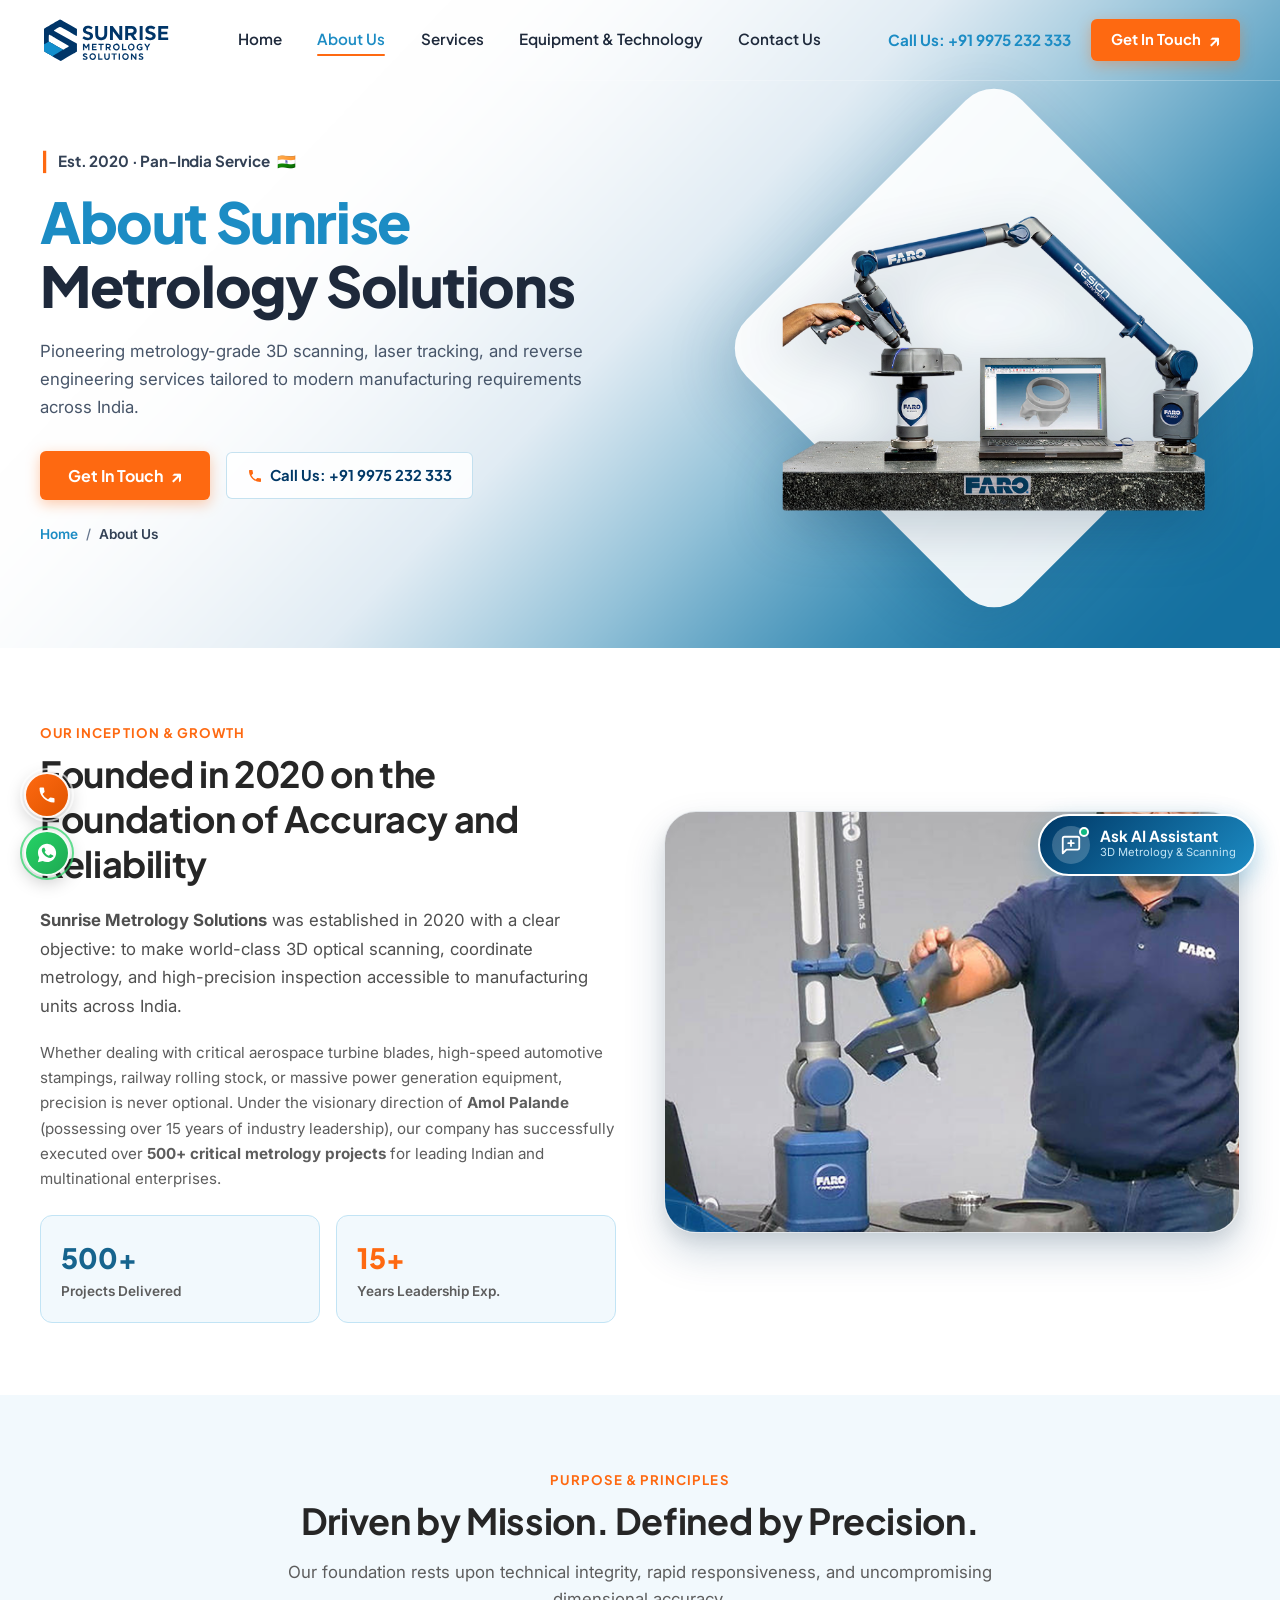
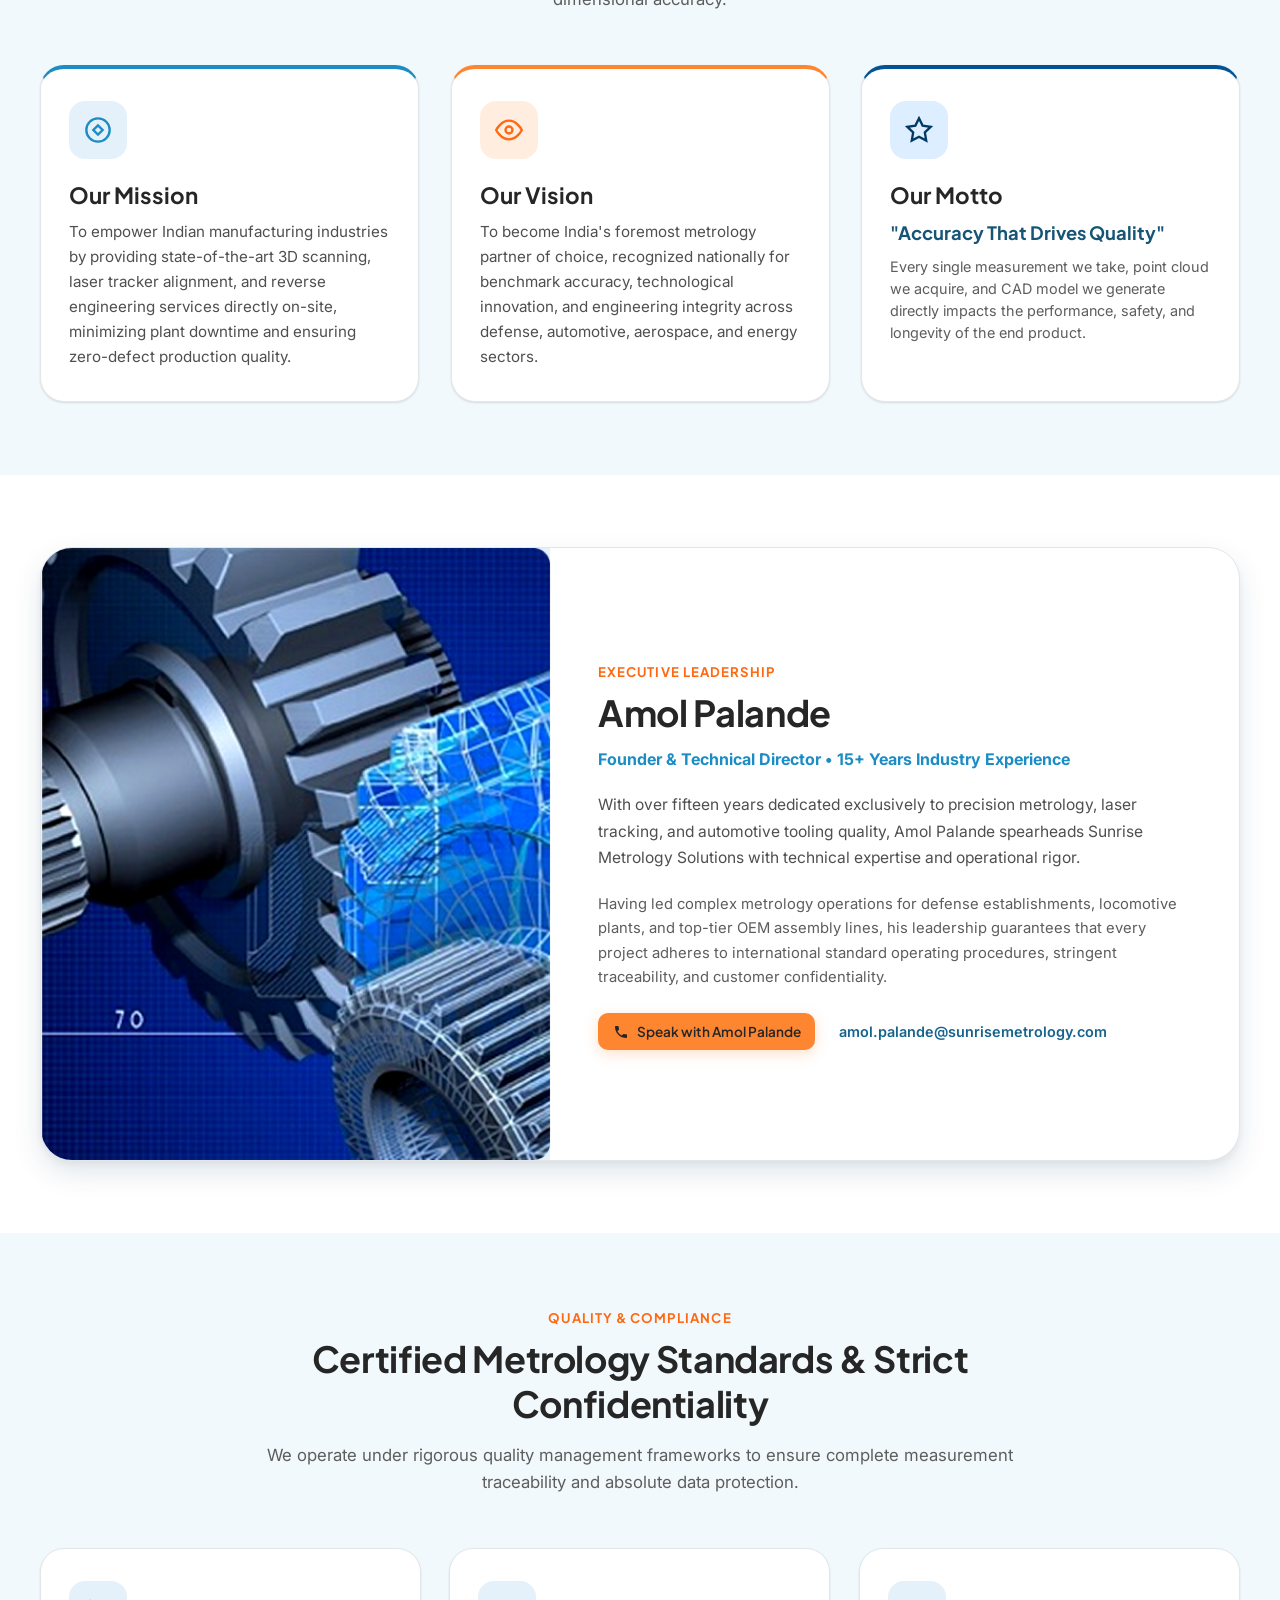
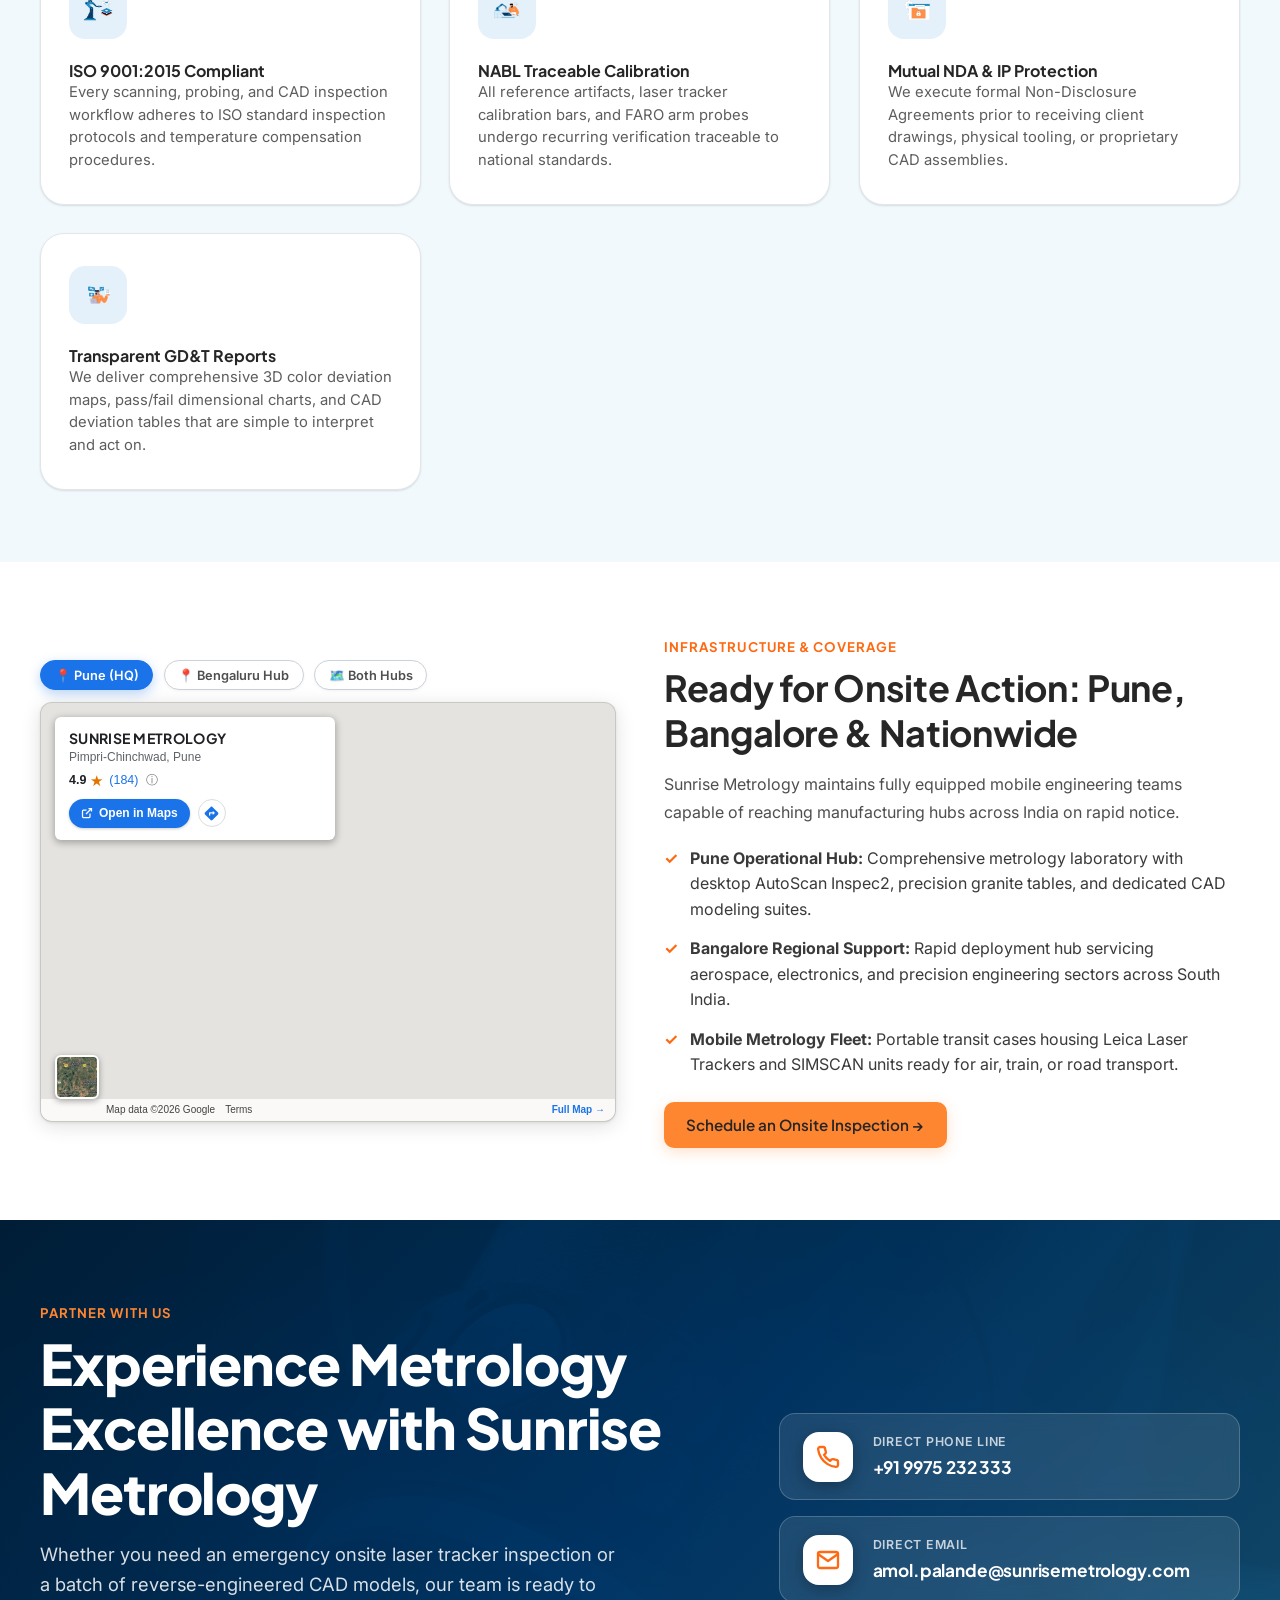
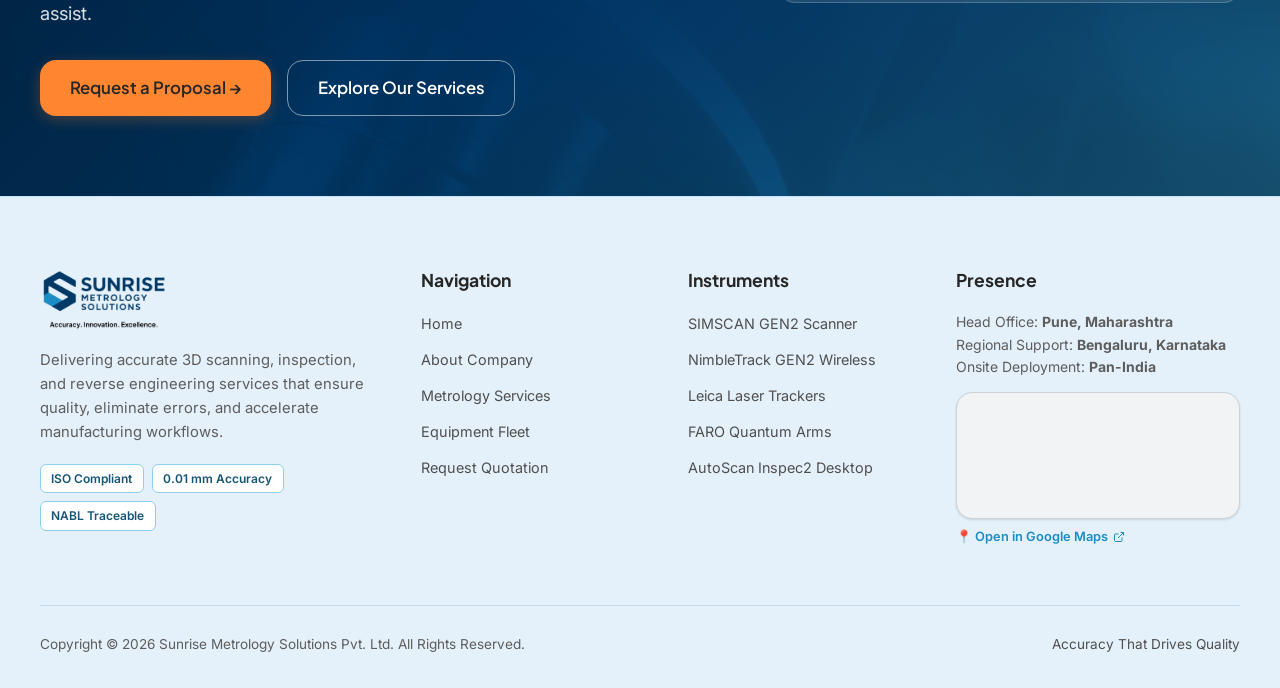
<file: about.html>
<!DOCTYPE html>
<html lang="en">
<head>
  <meta charset="UTF-8">
  <meta name="viewport" content="width=device-width, initial-scale=1.0">
  <title>About Us | Sunrise Metrology Solutions | Pioneers in Precision 3D Metrology</title>
  <meta name="description" content="Learn about Sunrise Metrology Solutions, founded in 2020 by Amol Palande. Over 15 years of metrology leadership providing 3D scanning, laser tracker and CMM services across India.">
  <link rel="icon" href="images/favicon.png" type="image/png">
  <link rel="stylesheet" href="css/styles.css">
</head>
<body>

  <!-- Main Header -->
  <header class="site-header">
    <div class="container navbar">
      <a href="index.html" class="brand-logo" aria-label="Sunrise Metrology Solutions Homepage">
        <img src="images/logo-primary.svg" alt="Sunrise Metrology Solutions" width="290" height="70">
      </a>

      <!-- Desktop Nav (Original Page Names Preserved) -->
      <nav aria-label="Main Navigation">
        <ul class="nav-links">
          <li><a href="index.html" class="nav-link">Home</a></li>
          <li><a href="about.html" class="nav-link active">About Us</a></li>
          <li><a href="services.html" class="nav-link">Services</a></li>
          <li><a href="equipment.html" class="nav-link">Equipment &amp; Technology</a></li>
          <li><a href="contact.html" class="nav-link">Contact Us</a></li>
        </ul>
      </nav>

      <!-- Nav Actions -->
      <div class="nav-actions">
        <a href="tel:+919975232333" class="nav-phone-link" aria-label="Call +91 9975 232 333">
          <span>Call Us: +91 9975 232 333</span>
        </a>
        <a href="contact.html" class="btn-get-in-touch">
          <span>Get In Touch</span>
          <span class="btn-arrow">↗</span>
        </a>

        <!-- Mobile Toggle -->
        <button class="mobile-nav-toggle" id="mobileNavToggle" aria-label="Toggle navigation menu">
          <span class="hamburger-line"></span>
          <span class="hamburger-line"></span>
          <span class="hamburger-line"></span>
        </button>
      </div>
    </div>
  </header>

  <!-- Mobile Drawer -->
  <div class="drawer-backdrop" id="drawerBackdrop"></div>
  <aside class="mobile-drawer" id="mobileDrawer">
    <div class="drawer-header">
      <img src="images/logo-primary.svg" alt="Sunrise Metrology" style="max-height:42px; width:auto;">
      <button class="drawer-close" id="drawerClose">&times;</button>
    </div>
    <ul class="drawer-links">
      <li><a href="index.html" class="drawer-link">Home</a></li>
      <li><a href="about.html" class="drawer-link active">About Us</a></li>
      <li><a href="services.html" class="drawer-link">Services</a></li>
      <li><a href="equipment.html" class="drawer-link">Equipment &amp; Technology</a></li>
      <li><a href="contact.html" class="drawer-link">Contact Us</a></li>
    </ul>
    <div class="drawer-footer">
      <a href="tel:+919975232333" class="btn btn-primary" style="width:100%;">Call +91 9975 232 333</a>
      <a href="contact.html" class="btn btn-blue" style="width:100%;">Get In Touch ↗</a>
    </div>
  </aside>

  <!-- Page Hero (Reference Layout with Original Data) -->
  <section class="page-hero-ref-section">
    <div class="container">
      <div class="hero-ref-grid">
        <div class="hero-ref-left">
          <div class="hero-ref-tag">
            <span class="ref-bar">|</span>
            <span class="ref-tag-text">Est. 2020 · Pan-India Service</span>
            <span class="ref-flag">🇮🇳</span>
          </div>
          <!-- Hero Main Title (Original Data Preserved) -->
          <h1 class="hero-ref-title">
            <span class="title-highlight">About Sunrise</span>
            <span class="title-dark">Metrology Solutions</span>
          </h1>
          <!-- Hero Subtitle (Original Data Preserved) -->
          <p class="hero-ref-desc">
            Pioneering metrology-grade 3D scanning, laser tracking, and reverse engineering services tailored to modern manufacturing requirements across India.
          </p>
          <div class="hero-ref-actions">
            <a href="contact.html" class="btn-get-in-touch" style="font-size:1rem; padding:0.75rem 1.75rem;">
              <span>Get In Touch</span>
              <span class="btn-arrow">↗</span>
            </a>
            <a href="tel:+919975232333" class="btn-ref-phone">
              <svg width="16" height="16" viewBox="0 0 24 24" fill="currentColor"><path d="M6.62 10.79a15.053 15.053 0 006.59 6.59l2.2-2.2a1 1 0 011.02-.24c1.12.37 2.33.57 3.57.57.55 0 1 .45 1 1V20a1 1 0 01-1 1A17 17 0 013 4a1 1 0 011-1h3.5a1 1 0 011 1c0 1.25.2 2.45.57 3.57.11.35.03.74-.25 1.02l-2.2 2.2z"/></svg>
              <span>Call Us: +91 9975 232 333</span>
            </a>
          </div>
          <div class="hero-ref-breadcrumb">
            <a href="index.html">Home</a> &nbsp;/&nbsp; <span>About Us</span>
          </div>
        </div>

        <div class="hero-ref-right">
          <div class="hero-diamond-shape">
            <img src="images/SIogo.png" alt="" class="hero-diamond-logo" aria-hidden="true">
          </div>
          <img src="images/heroSection2.png" alt="FARO Design ScanArm Precision Inspection Station" class="hero-machinery-img" loading="eager">
        </div>
      </div>
    </div>
  </section>

  <!-- Company Overview & Story -->
  <section class="section section-bg-white">
    <div class="container">
      <div style="display:grid; grid-template-columns: 1fr; gap:3rem; align-items:center;" class="lg-grid-2">
        <div>
          <span class="section-tag">Our Inception & Growth</span>
          <h2 class="text-h2" style="margin-bottom:1.25rem;">Founded in 2020 on the Foundation of Accuracy and Reliability</h2>
          <p style="font-size:1.05rem; color:var(--color-neutral-700); line-height:1.7; margin-bottom:1.25rem;">
            <strong>Sunrise Metrology Solutions</strong> was established in 2020 with a clear objective: to make world-class 3D optical scanning, coordinate metrology, and high-precision inspection accessible to manufacturing units across India.
          </p>
          <p style="font-size:0.95rem; color:var(--color-neutral-600); line-height:1.65; margin-bottom:1.5rem;">
            Whether dealing with critical aerospace turbine blades, high-speed automotive stampings, railway rolling stock, or massive power generation equipment, precision is never optional. Under the visionary direction of <strong>Amol Palande</strong> (possessing over 15 years of industry leadership), our company has successfully executed over <strong>500+ critical metrology projects</strong> for leading Indian and multinational enterprises.
          </p>
          <div style="display:grid; grid-template-columns: repeat(2, 1fr); gap:1rem; margin-top:1.5rem;">
            <div style="background:var(--color-primary-50); border:1px solid var(--color-primary-200); padding:1.25rem; border-radius:12px;">
              <div style="font-family:var(--font-heading); font-size:1.75rem; font-weight:800; color:var(--color-primary-700);">500+</div>
              <div style="font-size:0.85rem; color:var(--color-neutral-600); font-weight:600;">Projects Delivered</div>
            </div>
            <div style="background:var(--color-primary-50); border:1px solid var(--color-primary-200); padding:1.25rem; border-radius:12px;">
              <div style="font-family:var(--font-heading); font-size:1.75rem; font-weight:800; color:var(--color-secondary-500);">15+</div>
              <div style="font-size:0.85rem; color:var(--color-neutral-600); font-weight:600;">Years Leadership Exp.</div>
            </div>
          </div>
        </div>

        <div>
          <div style="position:relative; border-radius:var(--radius-2xl); overflow:hidden; box-shadow:var(--shadow-xl); border:1px solid var(--color-neutral-200);">
            <img src="images/AboutImage1.png" alt="Sunrise Metrology 3D scanning operations" style="width:100%; height:420px; object-fit:cover;">
          </div>
        </div>
      </div>
    </div>
  </section>

  <!-- Mission, Vision & Core Values -->
  <section class="section section-bg-light">
    <div class="container">
      <div class="section-header">
        <span class="section-tag">Purpose & Principles</span>
        <h2 class="text-h2 section-title">Driven by Mission. Defined by Precision.</h2>
        <p class="section-desc">
          Our foundation rests upon technical integrity, rapid responsiveness, and uncompromising dimensional accuracy.
        </p>
      </div>

      <div style="display:grid; grid-template-columns: repeat(auto-fit, minmax(300px, 1fr)); gap:2rem;">
        <!-- Mission -->
        <div class="feature-card" style="border-top: 4px solid var(--color-primary-600);">
          <div class="feature-icon-wrapper" style="background:var(--color-primary-100); color:var(--color-primary-600);">
            <svg width="28" height="28" viewBox="0 0 24 24" fill="none" stroke="currentColor" stroke-width="2"><circle cx="12" cy="12" r="10"></circle><polygon points="12 8 8 12 12 16 16 12 12 8"></polygon></svg>
          </div>
          <h3 style="font-size:1.4rem;">Our Mission</h3>
          <p style="font-size:0.95rem; line-height:1.65; color:var(--color-neutral-700);">
            To empower Indian manufacturing industries by providing state-of-the-art 3D scanning, laser tracker alignment, and reverse engineering services directly on-site, minimizing plant downtime and ensuring zero-defect production quality.
          </p>
        </div>

        <!-- Vision -->
        <div class="feature-card" style="border-top: 4px solid var(--color-secondary-400);">
          <div class="feature-icon-wrapper" style="background:rgba(255,134,49,0.15); color:var(--color-secondary-500);">
            <svg width="28" height="28" viewBox="0 0 24 24" fill="none" stroke="currentColor" stroke-width="2"><path d="M1 12s4-8 11-8 11 8 11 8-4 8-11 8-11-8-11-8z"></path><circle cx="12" cy="12" r="3"></circle></svg>
          </div>
          <h3 style="font-size:1.4rem;">Our Vision</h3>
          <p style="font-size:0.95rem; line-height:1.65; color:var(--color-neutral-700);">
            To become India's foremost metrology partner of choice, recognized nationally for benchmark accuracy, technological innovation, and engineering integrity across defense, automotive, aerospace, and energy sectors.
          </p>
        </div>

        <!-- Motto -->
        <div class="feature-card" style="border-top: 4px solid var(--color-tertiary-800);">
          <div class="feature-icon-wrapper" style="background:var(--color-tertiary-100); color:var(--color-tertiary-900);">
            <svg width="28" height="28" viewBox="0 0 24 24" fill="none" stroke="currentColor" stroke-width="2"><path d="M12 2l3.09 6.26L22 9.27l-5 4.87 1.18 6.88L12 17.77l-6.18 3.25L7 14.14 2 9.27l6.91-1.01L12 2z"></path></svg>
          </div>
          <h3 style="font-size:1.4rem;">Our Motto</h3>
          <p style="font-size:1.15rem; font-weight:700; color:var(--color-primary-800); margin-bottom:0.5rem; font-family:var(--font-heading);">
            "Accuracy That Drives Quality"
          </p>
          <p style="font-size:0.9rem; color:var(--color-neutral-600); line-height:1.55;">
            Every single measurement we take, point cloud we acquire, and CAD model we generate directly impacts the performance, safety, and longevity of the end product.
          </p>
        </div>
      </div>
    </div>
  </section>

  <!-- Founder & Leadership Profile -->
  <section class="section section-bg-white">
    <div class="container">
      <div class="leadership-box">
        <div class="leadership-grid">
          <div class="leadership-image-col">
            <img src="images/AboutImage2.png" alt="Amol Palande Leadership Metrology" style="height:100%; width:100%; object-fit:cover;">
          </div>
          <div class="leadership-text-col">
            <span class="section-tag">Executive Leadership</span>
            <h2 class="text-h2" style="margin-bottom:0.75rem;">Amol Palande</h2>
            <div style="font-size:1rem; color:var(--color-primary-600); font-weight:700; margin-bottom:1.25rem;">
              Founder & Technical Director • 15+ Years Industry Experience
            </div>
            <p style="font-size:0.975rem; color:var(--color-neutral-700); line-height:1.7; margin-bottom:1.25rem;">
              With over fifteen years dedicated exclusively to precision metrology, laser tracking, and automotive tooling quality, Amol Palande spearheads Sunrise Metrology Solutions with technical expertise and operational rigor.
            </p>
            <p style="font-size:0.925rem; color:var(--color-neutral-600); line-height:1.65; margin-bottom:1.5rem;">
              Having led complex metrology operations for defense establishments, locomotive plants, and top-tier OEM assembly lines, his leadership guarantees that every project adheres to international standard operating procedures, stringent traceability, and customer confidentiality.
            </p>
            <div style="display:flex; align-items:center; gap:1.5rem; flex-wrap:wrap;">
              <a href="tel:+919975232333" class="btn btn-primary btn-sm">
                <svg width="16" height="16" viewBox="0 0 24 24" fill="currentColor"><path d="M6.62 10.79a15.053 15.053 0 006.59 6.59l2.2-2.2a1 1 0 011.02-.24c1.12.37 2.33.57 3.57.57.55 0 1 .45 1 1V20a1 1 0 01-1 1A17 17 0 013 4a1 1 0 011-1h3.5a1 1 0 011 1c0 1.25.2 2.45.57 3.57.11.35.03.74-.25 1.02l-2.2 2.2z"/></svg>
                Speak with Amol Palande
              </a>
              <a href="mailto:amol.palande@sunrisemetrology.com" style="color:var(--color-primary-700); font-weight:600; font-size:0.9rem;">
                amol.palande@sunrisemetrology.com
              </a>
            </div>
          </div>
        </div>
      </div>
    </div>
  </section>

  <!-- Quality Policy, Standards & Data Security -->
  <section class="section section-bg-light">
    <div class="container">
      <div class="section-header">
        <span class="section-tag">Quality & Compliance</span>
        <h2 class="text-h2 section-title">Certified Metrology Standards & Strict Confidentiality</h2>
        <p class="section-desc">
          We operate under rigorous quality management frameworks to ensure complete measurement traceability and absolute data protection.
        </p>
      </div>

      <div style="display:grid; grid-template-columns: repeat(auto-fit, minmax(280px, 1fr)); gap:1.75rem;">
        <div class="feature-card">
          <div class="feature-icon-wrapper">
            <img src="images/accuracy.png" alt="ISO Alignment">
          </div>
          <h4>ISO 9001:2015 Compliant</h4>
          <p>Every scanning, probing, and CAD inspection workflow adheres to ISO standard inspection protocols and temperature compensation procedures.</p>
        </div>

        <div class="feature-card">
          <div class="feature-icon-wrapper">
            <img src="images/skilled-engineers.png" alt="NABL Traceability">
          </div>
          <h4>NABL Traceable Calibration</h4>
          <p>All reference artifacts, laser tracker calibration bars, and FARO arm probes undergo recurring verification traceable to national standards.</p>
        </div>

        <div class="feature-card">
          <div class="feature-icon-wrapper">
            <img src="images/data-security.png" alt="Mutual NDA Protection">
          </div>
          <h4>Mutual NDA & IP Protection</h4>
          <p>We execute formal Non-Disclosure Agreements prior to receiving client drawings, physical tooling, or proprietary CAD assemblies.</p>
        </div>

        <div class="feature-card">
          <div class="feature-icon-wrapper">
            <img src="images/quick-response.png" alt="Customer-Friendly Reports">
          </div>
          <h4>Transparent GD&T Reports</h4>
          <p>We deliver comprehensive 3D color deviation maps, pass/fail dimensional charts, and CAD deviation tables that are simple to interpret and act on.</p>
        </div>
      </div>
    </div>
  </section>

  <!-- Infrastructure & Pan-India Deployment -->
  <section class="section section-bg-white">
    <div class="container">
      <div style="display:grid; grid-template-columns: 1fr; gap:3rem; align-items:center;" class="lg-grid-2">
        <div>
          <div class="gmaps-widget-container">
            <!-- City Selector Tabs -->
            <div class="gmaps-city-selector" style="justify-content:flex-start; margin-bottom:0.75rem;">
              <button type="button" class="gmaps-city-tab active" data-about-city="pune" style="padding:0.4rem 0.85rem; font-size:0.8rem;">
                <span>📍 Pune (HQ)</span>
              </button>
              <button type="button" class="gmaps-city-tab" data-about-city="bangalore" style="padding:0.4rem 0.85rem; font-size:0.8rem;">
                <span>📍 Bengaluru Hub</span>
              </button>
              <button type="button" class="gmaps-city-tab" data-about-city="both" style="padding:0.4rem 0.85rem; font-size:0.8rem;">
                <span>🗺️ Both Hubs</span>
              </button>
            </div>

            <!-- Google Maps Stage Box -->
            <div class="gmaps-map-stage" id="gmaps-stage-about" style="height:420px;">
              <!-- Floating White Info Card -->
              <div class="gmaps-floating-card" id="about-gmaps-card" style="max-width:280px; padding:12px 14px;">
                <h3 class="gmaps-card-title" id="about-card-title" style="font-size:0.88rem;">SUNRISE METROLOGY</h3>
                <p class="gmaps-card-sub" id="about-card-sub" style="font-size:0.75rem; margin-bottom:5px;">Pimpri-Chinchwad, Pune</p>
                <div class="gmaps-card-rating" style="margin-bottom:8px; font-size:0.78rem;">
                  <span class="rating-num">4.9</span>
                  <span class="rating-star">★</span>
                  <span class="rating-count" id="about-card-count">(184)</span>
                  <span class="rating-info-icon">ⓘ</span>
                </div>
                <div class="gmaps-card-actions">
                  <a href="https://www.google.com/maps/search/?api=1&query=Sunrise+Metrology+Pune" target="_blank" rel="noopener" id="about-card-open" class="gmaps-btn-open" style="padding:5px 12px; font-size:0.75rem;">
                    <svg width="12" height="12" viewBox="0 0 24 24" fill="none" stroke="currentColor" stroke-width="2.5"><path d="M18 13v6a2 2 0 0 1-2 2H5a2 2 0 0 1-2-2V8a2 2 0 0 1 2-2h6"></path><polyline points="15 3 21 3 21 9"></polyline><line x1="10" y1="14" x2="21" y2="3"></line></svg>
                    <span>Open in Maps</span>
                  </a>
                  <a href="https://www.google.com/maps/dir/?api=1&destination=18.5204,73.8567" target="_blank" rel="noopener" id="about-card-dir" class="gmaps-btn-directions" style="width:28px; height:28px;" title="Directions">
                    <svg width="15" height="15" viewBox="0 0 24 24" fill="currentColor"><path d="M22.43 10.57L13.43 1.57c-.78-.78-2.05-.78-2.83 0L1.57 10.57c-.78.78-.78 2.05 0 2.83l9.03 9.03c.78.78 2.05.78 2.83 0l9-9c.78-.78.78-2.05 0-2.86zM14 14.5V12h-4v3H8v-4c0-.55.45-1 1-1h5V7.5l3.5 3.5-3.5 3.5z"/></svg>
                  </a>
                </div>
              </div>

              <!-- Google Maps Tile Canvas -->
              <div id="about-map-view" class="gmaps-canvas"></div>

              <!-- Bottom-Left Satellite Layer Toggle -->
              <button type="button" class="gmaps-layer-toggle" id="about-layer-toggle" title="Toggle Satellite View" aria-label="Toggle Satellite View">
                <img src="images/gmaps-satellite-thumb.jpg" alt="Satellite" id="about-layer-img" />
              </button>

              <!-- Bottom Google Bar -->
              <div class="gmaps-bottom-bar">
                <div class="gmaps-legal-links">
                  <span>Map data ©2026 Google</span>
                  <a href="https://www.google.com/help/terms_maps/" target="_blank" rel="noopener">Terms</a>
                </div>
                <a href="contact.html#facility-map-section" style="color:#1a73e8; font-weight:600; text-decoration:none;">Full Map →</a>
              </div>
            </div>
          </div>
        </div>
        <div>
          <span class="section-tag">Infrastructure & Coverage</span>
          <h2 class="text-h2" style="margin-bottom:1rem;">Ready for Onsite Action: Pune, Bangalore & Nationwide</h2>
          <p style="font-size:1rem; color:var(--color-neutral-700); line-height:1.7; margin-bottom:1.25rem;">
            Sunrise Metrology maintains fully equipped mobile engineering teams capable of reaching manufacturing hubs across India on rapid notice.
          </p>
          <ul style="list-style:none; display:flex; flex-direction:column; gap:0.85rem; margin-bottom:1.5rem;">
            <li style="display:flex; align-items:flex-start; gap:0.75rem;">
              <span style="color:var(--color-secondary-500); font-weight:700;">✓</span>
              <div>
                <strong>Pune Operational Hub:</strong> Comprehensive metrology laboratory with desktop AutoScan Inspec2, precision granite tables, and dedicated CAD modeling suites.
              </div>
            </li>
            <li style="display:flex; align-items:flex-start; gap:0.75rem;">
              <span style="color:var(--color-secondary-500); font-weight:700;">✓</span>
              <div>
                <strong>Bangalore Regional Support:</strong> Rapid deployment hub servicing aerospace, electronics, and precision engineering sectors across South India.
              </div>
            </li>
            <li style="display:flex; align-items:flex-start; gap:0.75rem;">
              <span style="color:var(--color-secondary-500); font-weight:700;">✓</span>
              <div>
                <strong>Mobile Metrology Fleet:</strong> Portable transit cases housing Leica Laser Trackers and SIMSCAN units ready for air, train, or road transport.
              </div>
            </li>
          </ul>
          <a href="contact.html" class="btn btn-primary">Schedule an Onsite Inspection →</a>
        </div>
      </div>
    </div>
  </section>

  <!-- CTA Banner -->
  <section class="cta-banner">
    <div class="cta-bg-image">
      <img src="images/boldFuture.png" alt="" aria-hidden="true">
    </div>
    <div class="container cta-grid">
      <div class="cta-text-side">
        <span class="section-tag" style="color:var(--color-secondary-400);">Partner with Us</span>
        <h2 class="text-display">Experience Metrology Excellence with Sunrise Metrology</h2>
        <p>
          Whether you need an emergency onsite laser tracker inspection or a batch of reverse-engineered CAD models, our team is ready to assist.
        </p>
        <div style="display:flex; gap:1rem; flex-wrap:wrap;">
          <a href="contact.html" class="btn btn-primary btn-lg">Request a Proposal →</a>
          <a href="services.html" class="btn btn-outline-white btn-lg">Explore Our Services</a>
        </div>
      </div>

      <div class="cta-contact-cards">
        <a href="tel:+919975232333" class="cta-contact-card" aria-label="Call +91 9975 232 333">
          <div class="cta-card-icon">
            <svg width="22" height="22" viewBox="0 0 24 24" fill="none" stroke="#fe6911" stroke-width="2.3" stroke-linecap="round" stroke-linejoin="round" aria-hidden="true">
              <path d="M22 16.92v3a2 2 0 0 1-2.18 2 19.79 19.79 0 0 1-8.63-3.07 19.5 19.5 0 0 1-6-6 19.79 19.79 0 0 1-3.07-8.67A2 2 0 0 1 4.11 2h3a2 2 0 0 1 2 1.72 12.84 12.84 0 0 0 .7 2.81 2 2 0 0 1-.45 2.11L8.09 9.91a16 16 0 0 0 6 6l1.27-1.27a2 2 0 0 1 2.11-.45 12.84 12.84 0 0 0 2.81.7A2 2 0 0 1 22 16.92z"/>
            </svg>
          </div>
          <div class="cta-card-info">
            <p>Direct Phone Line</p>
            <p>+91 9975 232 333</p>
          </div>
        </a>

        <a href="mailto:amol.palande@sunrisemetrology.com" class="cta-contact-card" aria-label="Email amol.palande@sunrisemetrology.com">
          <div class="cta-card-icon">
            <svg width="22" height="22" viewBox="0 0 24 24" fill="none" stroke="#fe6911" stroke-width="2.3" stroke-linecap="round" stroke-linejoin="round" aria-hidden="true">
              <path d="M4 4h16c1.1 0 2 .9 2 2v12c0 1.1-.9 2-2 2H4c-1.1 0-2-.9-2-2V6c0-1.1.9-2 2-2z"/>
              <polyline points="22,6 12,13 2,6"/>
            </svg>
          </div>
          <div class="cta-card-info">
            <p>Direct Email</p>
            <p>amol.palande@sunrisemetrology.com</p>
          </div>
        </a>
      </div>
    </div>
  </section>

  <!-- Site Footer -->
  <footer class="site-footer">
    <div class="container">
      <div class="footer-grid">
        <div class="footer-brand">
          <a href="index.html">
            <img src="images/footerlogo.png" alt="Sunrise Metrology Solutions" style="max-height:60px; width:auto;">
          </a>
          <p>
            Delivering accurate 3D scanning, inspection, and reverse engineering services that ensure quality, eliminate errors, and accelerate manufacturing workflows.
          </p>
          <div class="footer-badge-list">
            <span class="footer-badge">ISO Compliant</span>
            <span class="footer-badge">0.01 mm Accuracy</span>
            <span class="footer-badge">NABL Traceable</span>
          </div>
        </div>

        <div class="footer-col">
          <h4>Navigation</h4>
          <ul class="footer-links">
            <li><a href="index.html">Home</a></li>
            <li><a href="about.html">About Company</a></li>
            <li><a href="services.html">Metrology Services</a></li>
            <li><a href="equipment.html">Equipment Fleet</a></li>
            <li><a href="contact.html">Request Quotation</a></li>
          </ul>
        </div>

        <div class="footer-col">
          <h4>Instruments</h4>
          <ul class="footer-links">
            <li><a href="equipment.html#simscan">SIMSCAN GEN2 Scanner</a></li>
            <li><a href="equipment.html#nimbletrack">NimbleTrack GEN2 Wireless</a></li>
            <li><a href="equipment.html#leica">Leica Laser Trackers</a></li>
            <li><a href="equipment.html#faro">FARO Quantum Arms</a></li>
            <li><a href="equipment.html#autoscan">AutoScan Inspec2 Desktop</a></li>
          </ul>
        </div>

        <div class="footer-col">
          <h4>Presence</h4>
          <p style="font-size:0.875rem; color:var(--color-neutral-600); margin-bottom:0.5rem;">
            Head Office: <strong>Pune, Maharashtra</strong><br>
            Regional Support: <strong>Bengaluru, Karnataka</strong><br>
            Onsite Deployment: <strong>Pan-India</strong>
          </p>
          <div class="footer-map-thumb">
            <iframe width="100%" height="125" style="border:0;" loading="lazy" src="https://www.openstreetmap.org/export/embed.html?bbox=73.65%2C18.45%2C74.05%2C18.68&amp;layer=mapnik&amp;marker=18.5204%2C73.8567"></iframe>
          </div>
          <a href="https://www.google.com/maps/search/?api=1&query=Sunrise+Metrology+Pune" target="_blank" rel="noopener" class="footer-map-link">
            <span>📍 Open in Google Maps</span>
            <svg width="12" height="12" viewBox="0 0 24 24" fill="none" stroke="currentColor" stroke-width="2"><path d="M18 13v6a2 2 0 0 1-2 2H5a2 2 0 0 1-2-2V8a2 2 0 0 1 2-2h6"></path><polyline points="15 3 21 3 21 9"></polyline><line x1="10" y1="14" x2="21" y2="3"></line></svg>
          </a>
        </div>
      </div>

      <div class="footer-bottom">
        <p>Copyright © 2026 Sunrise Metrology Solutions Pvt. Ltd. All Rights Reserved.</p>
        <div class="developer-badge">
          <span>Accuracy That Drives Quality</span>
        </div>
      </div>
    </div>
  </footer>

  <!-- Floating Call & WhatsApp Action Dock -->
  <div class="floating-contact-dock" id="floatingContactDock" role="region" aria-label="Floating quick contact options">
    <a href="tel:+919975232333" class="floating-dock-btn floating-call-btn" title="Call Us: +91 9975 232 333" aria-label="Call +91 9975 232 333">
      <div class="floating-btn-icon">
        <span class="floating-pulse-ring"></span>
        <svg viewBox="0 0 24 24" width="20" height="20">
          <path d="M6.62 10.79a15.053 15.053 0 006.59 6.59l2.2-2.2a1 1 0 011.02-.24c1.12.37 2.33.57 3.57.57.55 0 1 .45 1 1V20a1 1 0 01-1 1A17 17 0 013 4a1 1 0 011-1h3.5a1 1 0 011 1c0 1.25.2 2.45.57 3.57.11.35.03.74-.25 1.02l-2.2 2.2z"/>
        </svg>
      </div>
    </a>
    <a href="https://wa.me/919975232333?text=Hello%20Sunrise%20Metrology,%20I%20would%20like%20to%20inquire%20about%20your%203D%20scanning%20and%20inspection%20services." 
       target="_blank" rel="noopener noreferrer" class="floating-dock-btn floating-whatsapp-btn" title="WhatsApp: +91 9975 232 333" aria-label="Chat on WhatsApp">
      <div class="floating-btn-icon">
        <span class="floating-pulse-ring" style="border-color:rgba(37,211,102,0.7);"></span>
        <svg viewBox="0 0 24 24" width="22" height="22">
          <path d="M12.04 2c-5.46 0-9.91 4.45-9.91 9.91 0 1.75.46 3.45 1.32 4.95L2.05 22l5.25-1.38c1.45.79 3.08 1.21 4.74 1.21 5.46 0 9.91-4.45 9.91-9.91 0-2.65-1.03-5.14-2.9-7.01A9.816 9.816 0 0012.04 2zm5.82 14.04c-.24.68-1.2 1.26-1.78 1.34-.52.08-1.2.14-3.52-.79-2.97-1.19-4.88-4.22-5.03-4.41-.15-.2-1.21-1.61-1.21-3.07 0-1.46.76-2.18 1.03-2.48.27-.3.59-.37.79-.37.2 0 .4 0 .58.01.19.01.44-.07.69.53.25.6.86 2.1.94 2.25.08.16.14.34.03.55-.1.21-.15.34-.3.51-.15.17-.32.38-.46.51-.15.15-.31.31-.13.62.18.31.79 1.3 1.7 2.11 1.17 1.04 2.15 1.36 2.46 1.51.31.15.49.13.67-.08.18-.21.79-.92 1-1.23.21-.31.42-.26.71-.15.29.11 1.84.87 2.16 1.03.32.16.53.24.61.37.08.14.08.8-.16 1.48z"/>
        </svg>
      </div>
    </a>
  </div>

  <!-- Scripts -->
  <script src="js/main.js"></script>
  <script src="js/chatbot.js"></script>
</body>
</html>
</file>
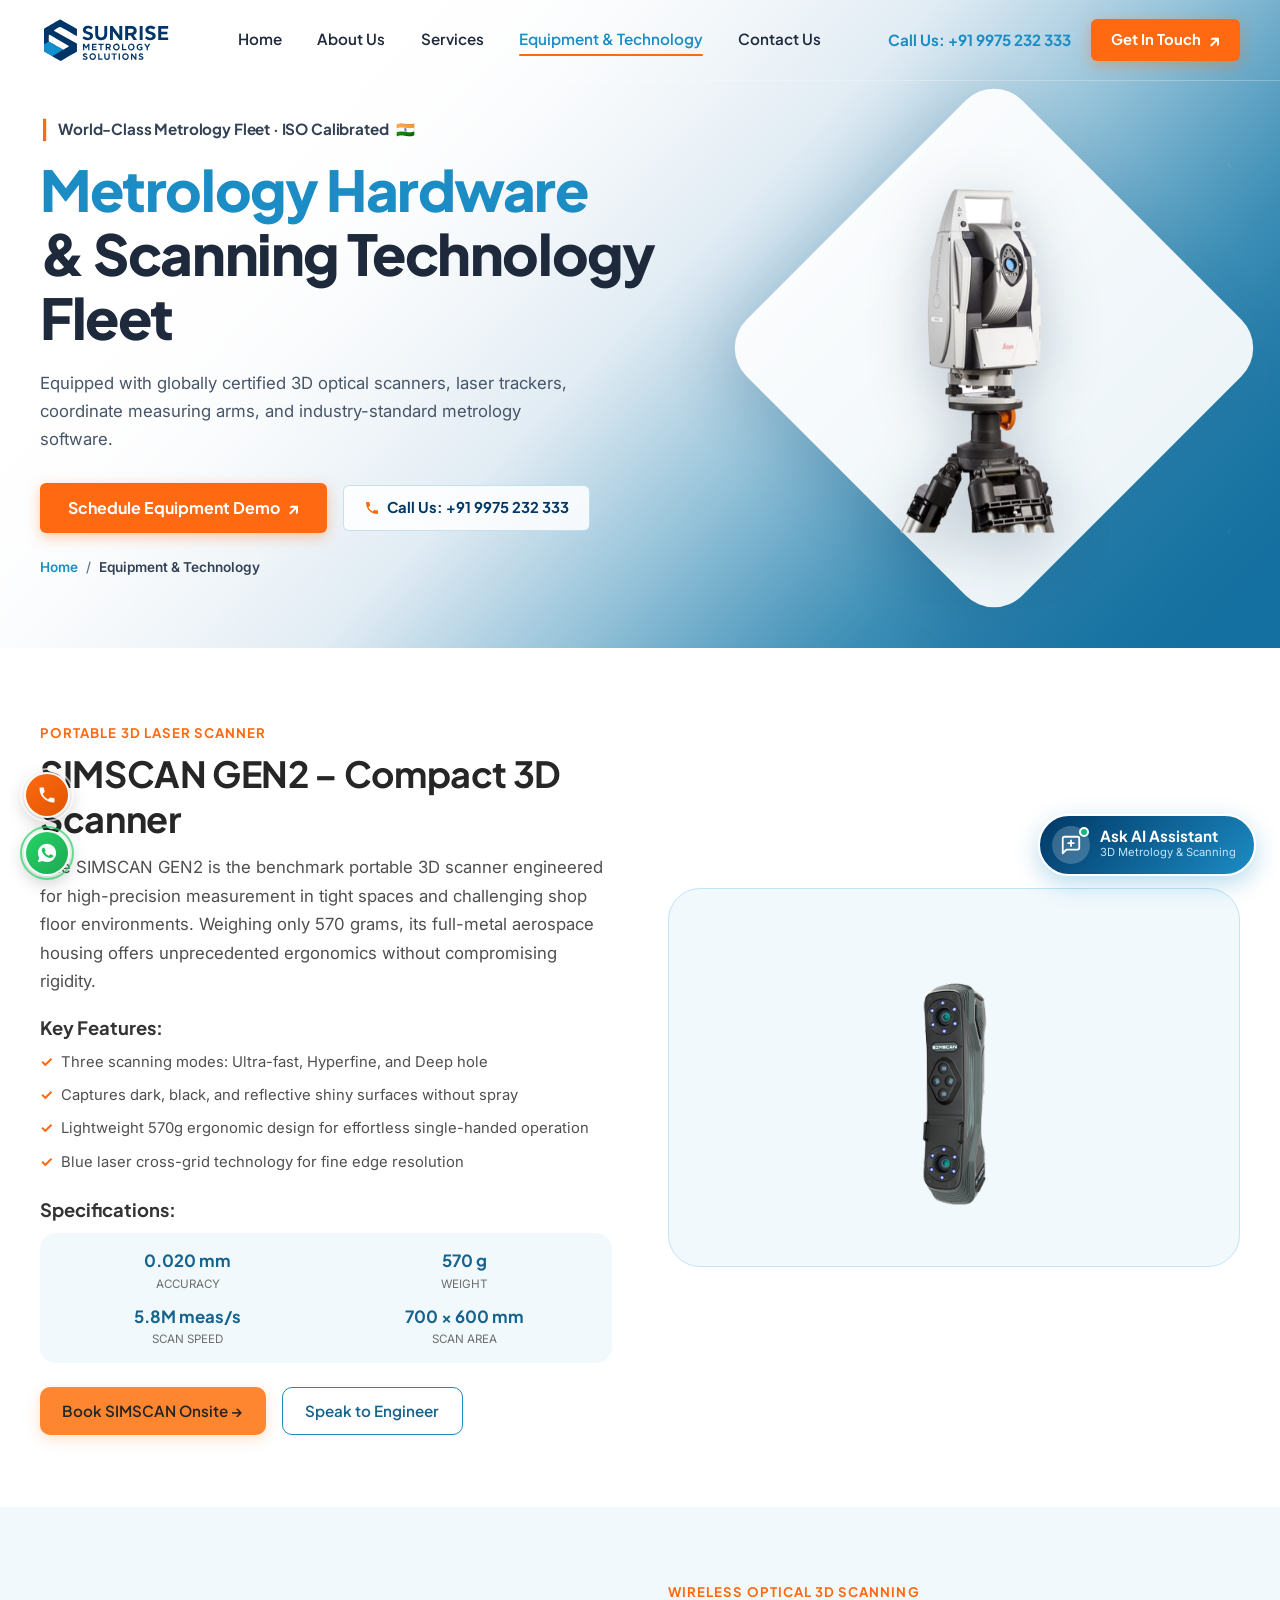
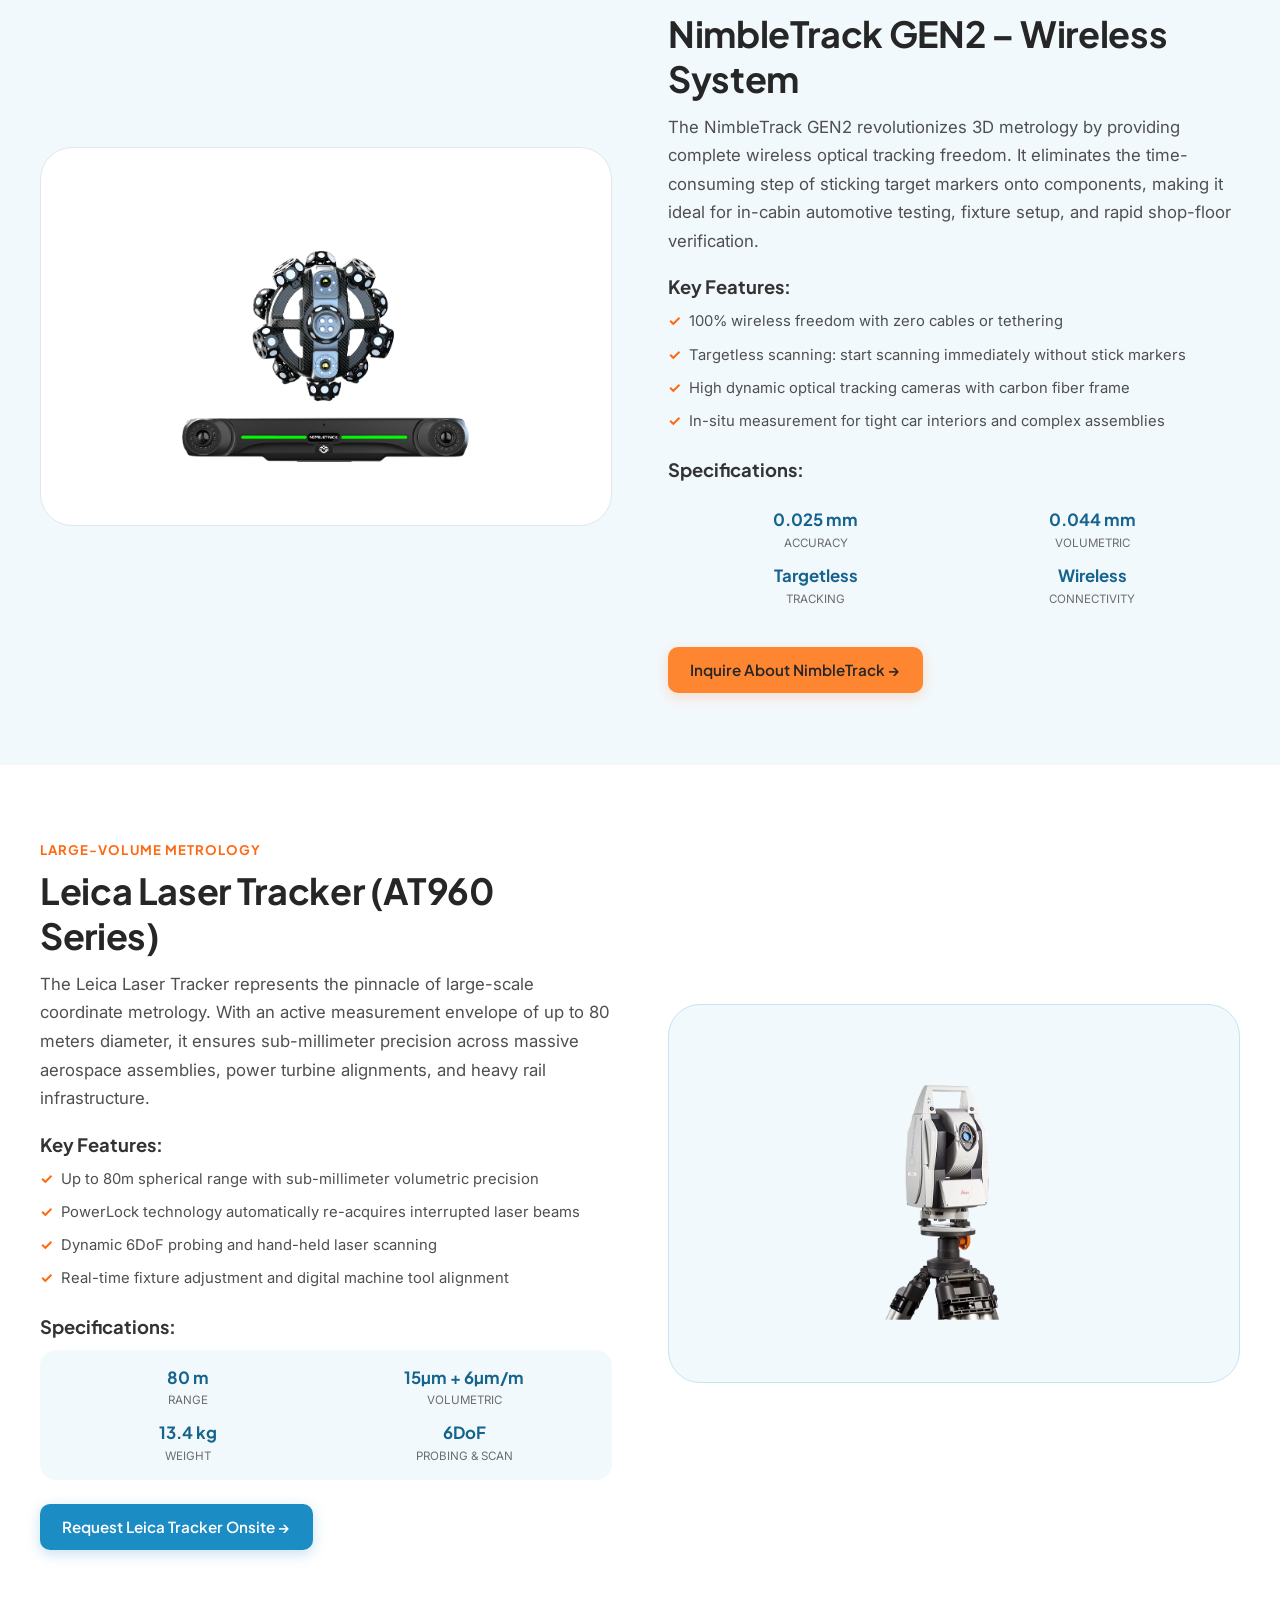
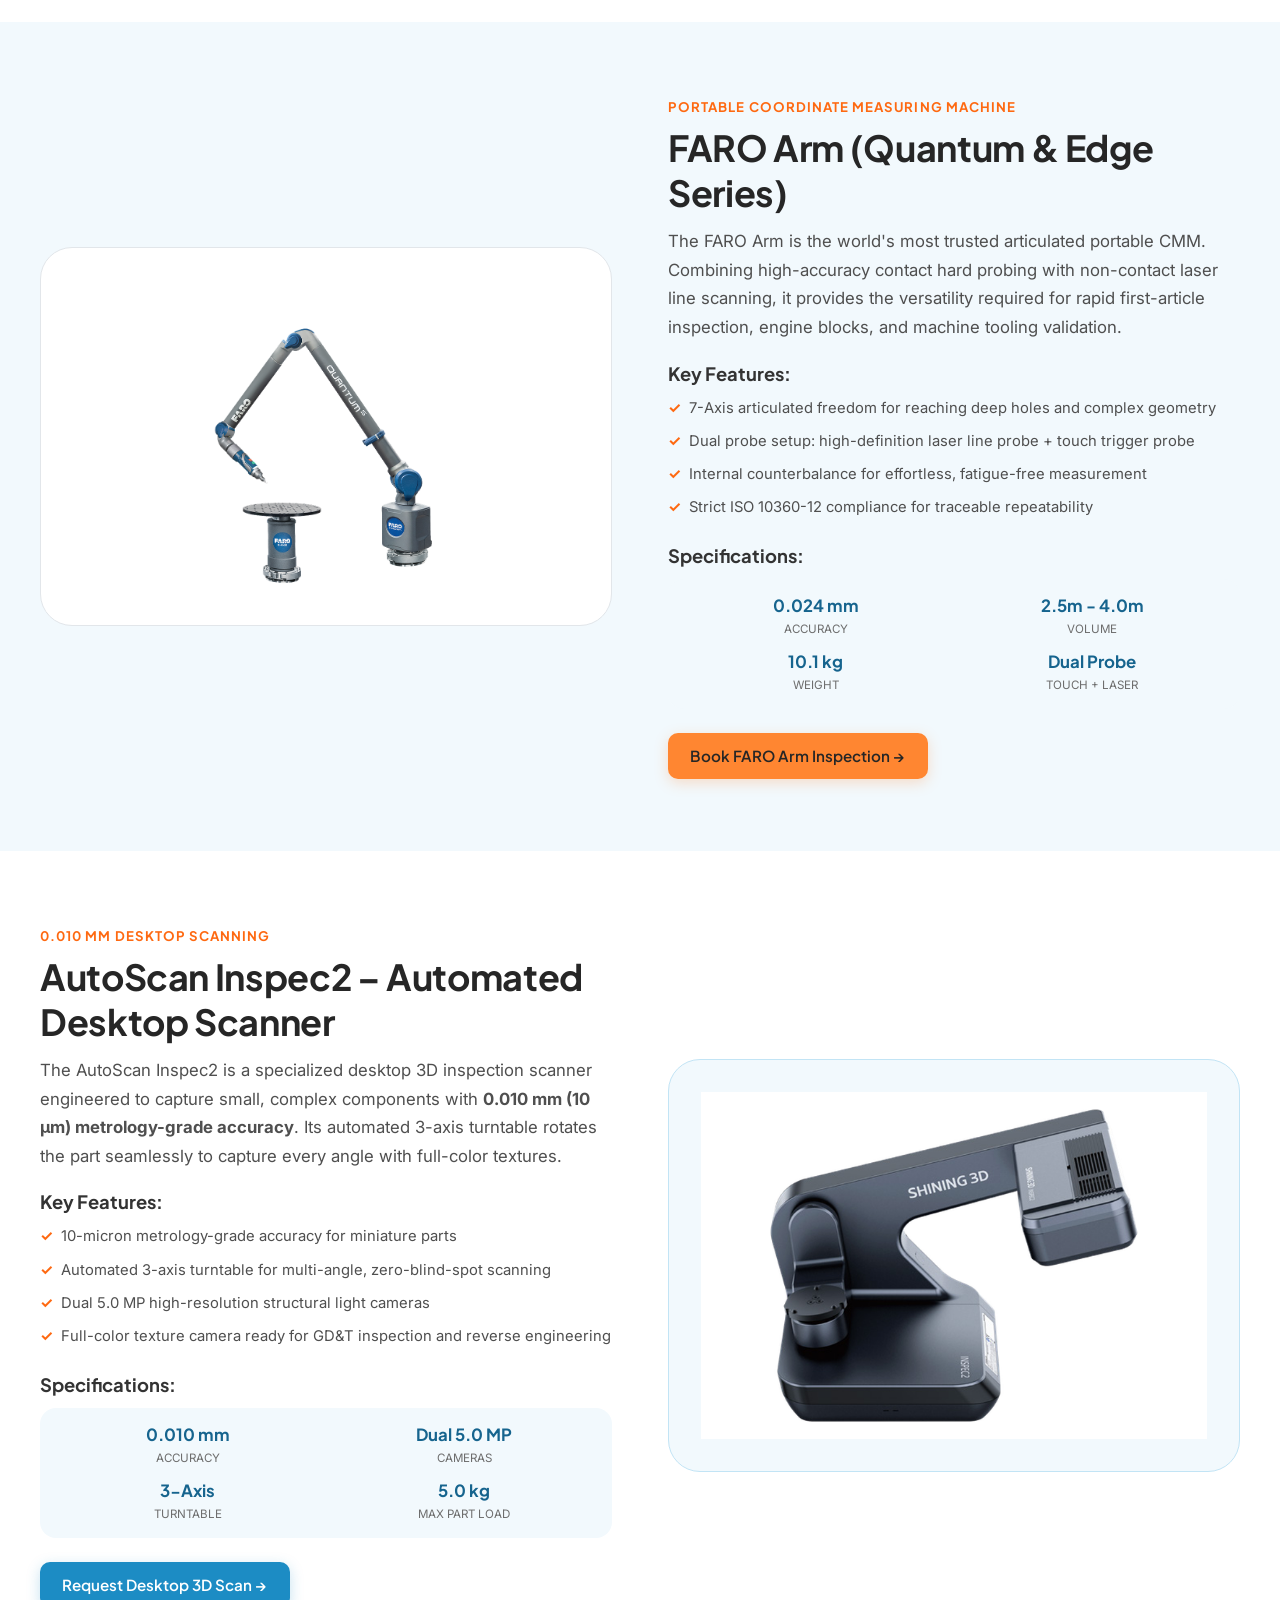
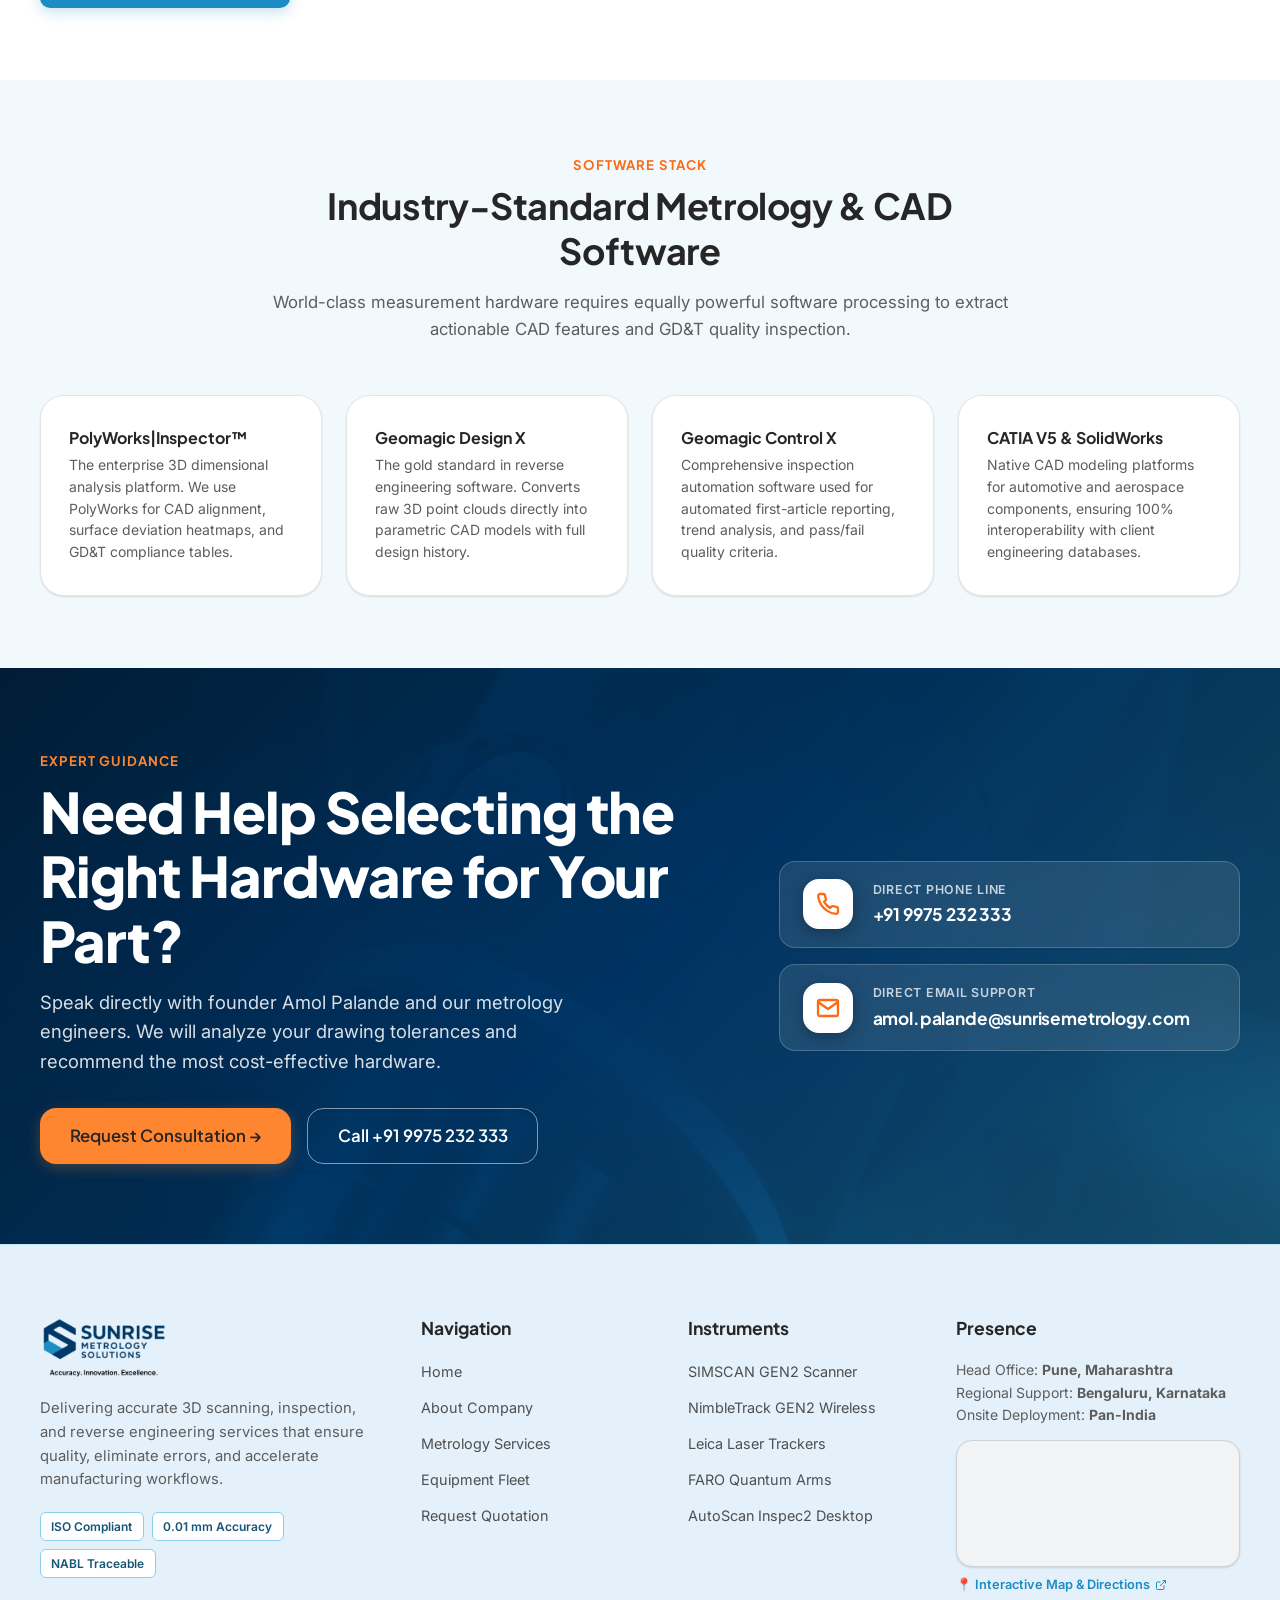
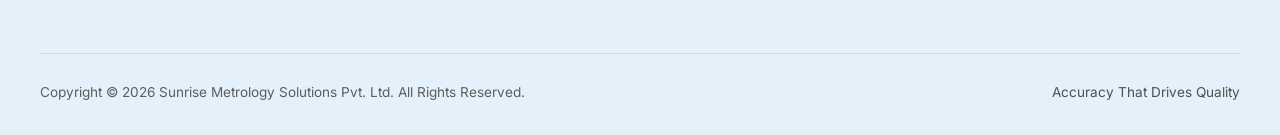
<file: equipment.html>
<!DOCTYPE html>
<html lang="en">
<head>
  <meta charset="UTF-8">
  <meta name="viewport" content="width=device-width, initial-scale=1.0">
  <title>Equipment & Technology | SIMSCAN, Leica Tracker & FARO Arm | Sunrise Metrology</title>
  <meta name="description" content="Explore Sunrise Metrology's world-class equipment fleet: SIMSCAN GEN2, NimbleTrack GEN2, Leica Laser Tracker, FARO Arms, and AutoScan Inspec2 desktop scanner.">
  <link rel="icon" href="images/favicon.png" type="image/png">
  <link rel="stylesheet" href="css/styles.css">
</head>
<body>

  <!-- Header -->
  <header class="site-header">
    <div class="container navbar">
      <a href="index.html" class="brand-logo" aria-label="Sunrise Metrology Homepage">
        <img src="images/logo-primary.svg" alt="Sunrise Metrology Solutions" width="290" height="70">
      </a>
      <nav aria-label="Main Navigation">
        <!-- Desktop Nav (Original Page Names Preserved) -->
        <ul class="nav-links">
          <li><a href="index.html" class="nav-link">Home</a></li>
          <li><a href="about.html" class="nav-link">About Us</a></li>
          <li><a href="services.html" class="nav-link">Services</a></li>
          <li><a href="equipment.html" class="nav-link active">Equipment &amp; Technology</a></li>
          <li><a href="contact.html" class="nav-link">Contact Us</a></li>
        </ul>
      </nav>
      <div class="nav-actions">
        <a href="tel:+919975232333" class="nav-phone-link" aria-label="Call +91 9975 232 333">
          <span>Call Us: +91 9975 232 333</span>
        </a>
        <a href="contact.html" class="btn-get-in-touch">
          <span>Get In Touch</span>
          <span class="btn-arrow">↗</span>
        </a>
        <button class="mobile-nav-toggle" id="mobileNavToggle" aria-label="Toggle navigation menu">
          <span class="hamburger-line"></span>
          <span class="hamburger-line"></span>
          <span class="hamburger-line"></span>
        </button>
      </div>
    </div>
  </header>

  <!-- Mobile Drawer -->
  <div class="drawer-backdrop" id="drawerBackdrop"></div>
  <aside class="mobile-drawer" id="mobileDrawer">
    <div class="drawer-header">
      <img src="images/logo-primary.svg" alt="Sunrise Metrology" style="max-height:42px; width:auto;">
      <button class="drawer-close" id="drawerClose">&times;</button>
    </div>
    <ul class="drawer-links">
      <li><a href="index.html" class="drawer-link">Home</a></li>
      <li><a href="about.html" class="drawer-link">About Us</a></li>
      <li><a href="services.html" class="drawer-link">Services</a></li>
      <li><a href="equipment.html" class="drawer-link active">Equipment &amp; Technology</a></li>
      <li><a href="contact.html" class="drawer-link">Contact Us</a></li>
    </ul>
    <div class="drawer-footer">
      <a href="tel:+919975232333" class="btn btn-primary" style="width:100%;">Call +91 9975 232 333</a>
      <a href="contact.html" class="btn btn-blue" style="width:100%;">Get In Touch ↗</a>
    </div>
  </aside>

  <!-- Page Hero (Reference Layout with Original Data) -->
  <section class="page-hero-ref-section">
    <div class="container">
      <div class="hero-ref-grid">
        <div class="hero-ref-left">
          <div class="hero-ref-tag">
            <span class="ref-bar">|</span>
            <span class="ref-tag-text">World-Class Metrology Fleet · ISO Calibrated</span>
            <span class="ref-flag">🇮🇳</span>
          </div>
          <!-- Hero Main Title (Original Data Preserved) -->
          <h1 class="hero-ref-title">
            <span class="title-highlight">Metrology Hardware</span>
            <span class="title-dark">&amp; Scanning Technology</span>
            <span class="title-dark">Fleet</span>
          </h1>
          <!-- Hero Subtitle (Original Data Preserved) -->
          <p class="hero-ref-desc">
            Equipped with globally certified 3D optical scanners, laser trackers, coordinate measuring arms, and industry-standard metrology software.
          </p>
          <div class="hero-ref-actions">
            <a href="contact.html" class="btn-get-in-touch" style="font-size:1rem; padding:0.75rem 1.75rem;">
              <span>Schedule Equipment Demo</span>
              <span class="btn-arrow">↗</span>
            </a>
            <a href="tel:+919975232333" class="btn-ref-phone">
              <svg width="16" height="16" viewBox="0 0 24 24" fill="currentColor"><path d="M6.62 10.79a15.053 15.053 0 006.59 6.59l2.2-2.2a1 1 0 011.02-.24c1.12.37 2.33.57 3.57.57.55 0 1 .45 1 1V20a1 1 0 01-1 1A17 17 0 013 4a1 1 0 011-1h3.5a1 1 0 011 1c0 1.25.2 2.45.57 3.57.11.35.03.74-.25 1.02l-2.2 2.2z"/></svg>
              <span>Call Us: +91 9975 232 333</span>
            </a>
          </div>
          <div class="hero-ref-breadcrumb">
            <a href="index.html">Home</a> &nbsp;/&nbsp; <span>Equipment &amp; Technology</span>
          </div>
        </div>

        <div class="hero-ref-right">
          <div class="hero-diamond-shape">
            <img src="images/SIogo.png" alt="" class="hero-diamond-logo" aria-hidden="true">
          </div>
          <img src="images/laserTracker1.png" alt="Leica Absolute Laser Tracker 80m Portable System" class="hero-machinery-img" loading="eager">
        </div>
      </div>
    </div>
  </section>

  <!-- Equipment 1: SIMSCAN GEN2 -->
  <section class="section section-bg-white" id="simscan">
    <div class="container">
      <div style="display:grid; grid-template-columns: 1fr; gap:3.5rem; align-items:center;" class="lg-grid-2">
        <div>
          <span class="section-tag">Portable 3D Laser Scanner</span>
          <h2 class="text-h2" style="margin-bottom:0.75rem;">SIMSCAN GEN2 – Compact 3D Scanner</h2>
          <p style="font-size:1.05rem; color:var(--color-neutral-700); line-height:1.7; margin-bottom:1.25rem;">
            The SIMSCAN GEN2 is the benchmark portable 3D scanner engineered for high-precision measurement in tight spaces and challenging shop floor environments. Weighing only 570 grams, its full-metal aerospace housing offers unprecedented ergonomics without compromising rigidity.
          </p>

          <h3 style="font-size:1.15rem; margin-bottom:0.75rem; color:var(--color-neutral-900);">Key Features:</h3>
          <ul style="list-style:none; display:flex; flex-direction:column; gap:0.6rem; margin-bottom:1.5rem;">
            <li style="display:flex; align-items:center; gap:0.5rem; font-size:0.925rem; color:var(--color-neutral-700);">
              <span style="color:var(--color-secondary-500); font-weight:700;">✓</span> Three scanning modes: Ultra-fast, Hyperfine, and Deep hole
            </li>
            <li style="display:flex; align-items:center; gap:0.5rem; font-size:0.925rem; color:var(--color-neutral-700);">
              <span style="color:var(--color-secondary-500); font-weight:700;">✓</span> Captures dark, black, and reflective shiny surfaces without spray
            </li>
            <li style="display:flex; align-items:center; gap:0.5rem; font-size:0.925rem; color:var(--color-neutral-700);">
              <span style="color:var(--color-secondary-500); font-weight:700;">✓</span> Lightweight 570g ergonomic design for effortless single-handed operation
            </li>
            <li style="display:flex; align-items:center; gap:0.5rem; font-size:0.925rem; color:var(--color-neutral-700);">
              <span style="color:var(--color-secondary-500); font-weight:700;">✓</span> Blue laser cross-grid technology for fine edge resolution
            </li>
          </ul>

          <h3 style="font-size:1.15rem; margin-bottom:0.75rem; color:var(--color-neutral-900);">Specifications:</h3>
          <div class="equipment-specs-grid" style="margin-bottom:1.5rem;">
            <div class="spec-cell">
              <div class="spec-value">0.020 mm</div>
              <div class="spec-key">Accuracy</div>
            </div>
            <div class="spec-cell">
              <div class="spec-value">570 g</div>
              <div class="spec-key">Weight</div>
            </div>
            <div class="spec-cell">
              <div class="spec-value">5.8M meas/s</div>
              <div class="spec-key">Scan Speed</div>
            </div>
            <div class="spec-cell">
              <div class="spec-value">700 × 600 mm</div>
              <div class="spec-key">Scan Area</div>
            </div>
          </div>

          <div style="display:flex; gap:1rem; flex-wrap:wrap;">
            <a href="contact.html" class="btn btn-primary">Book SIMSCAN Onsite →</a>
            <a href="tel:+919975232333" class="btn btn-outline-primary">Speak to Engineer</a>
          </div>
        </div>

        <div>
          <div style="background:var(--color-primary-50); border-radius:var(--radius-2xl); padding:2rem; border:1px solid var(--color-primary-200); text-align:center;">
            <img src="images/SIMSCAN GEN2.png" alt="SIMSCAN GEN2 Portable Scanner" style="max-height:360px; margin:0 auto; object-fit:contain;">
          </div>
        </div>
      </div>
    </div>
  </section>

  <!-- Equipment 2: NIMBLETRACK GEN2 -->
  <section class="section section-bg-light" id="nimbletrack">
    <div class="container">
      <div style="display:grid; grid-template-columns: 1fr; gap:3.5rem; align-items:center;" class="lg-grid-2">
        <div style="order:2;" class="lg-order-1">
          <div style="background:#ffffff; border-radius:var(--radius-2xl); padding:2rem; border:1px solid var(--color-neutral-200); text-align:center;">
            <img src="images/NIMBLETRACK GEN2.png" alt="NimbleTrack GEN2 Wireless Optical Scanner" style="max-height:360px; margin:0 auto; object-fit:contain;">
          </div>
        </div>

        <div style="order:1;" class="lg-order-2">
          <span class="section-tag">Wireless Optical 3D Scanning</span>
          <h2 class="text-h2" style="margin-bottom:0.75rem;">NimbleTrack GEN2 – Wireless System</h2>
          <p style="font-size:1.05rem; color:var(--color-neutral-700); line-height:1.7; margin-bottom:1.25rem;">
            The NimbleTrack GEN2 revolutionizes 3D metrology by providing complete wireless optical tracking freedom. It eliminates the time-consuming step of sticking target markers onto components, making it ideal for in-cabin automotive testing, fixture setup, and rapid shop-floor verification.
          </p>

          <h3 style="font-size:1.15rem; margin-bottom:0.75rem; color:var(--color-neutral-900);">Key Features:</h3>
          <ul style="list-style:none; display:flex; flex-direction:column; gap:0.6rem; margin-bottom:1.5rem;">
            <li style="display:flex; align-items:center; gap:0.5rem; font-size:0.925rem; color:var(--color-neutral-700);">
              <span style="color:var(--color-secondary-500); font-weight:700;">✓</span> 100% wireless freedom with zero cables or tethering
            </li>
            <li style="display:flex; align-items:center; gap:0.5rem; font-size:0.925rem; color:var(--color-neutral-700);">
              <span style="color:var(--color-secondary-500); font-weight:700;">✓</span> Targetless scanning: start scanning immediately without stick markers
            </li>
            <li style="display:flex; align-items:center; gap:0.5rem; font-size:0.925rem; color:var(--color-neutral-700);">
              <span style="color:var(--color-secondary-500); font-weight:700;">✓</span> High dynamic optical tracking cameras with carbon fiber frame
            </li>
            <li style="display:flex; align-items:center; gap:0.5rem; font-size:0.925rem; color:var(--color-neutral-700);">
              <span style="color:var(--color-secondary-500); font-weight:700;">✓</span> In-situ measurement for tight car interiors and complex assemblies
            </li>
          </ul>

          <h3 style="font-size:1.15rem; margin-bottom:0.75rem; color:var(--color-neutral-900);">Specifications:</h3>
          <div class="equipment-specs-grid" style="margin-bottom:1.5rem;">
            <div class="spec-cell">
              <div class="spec-value">0.025 mm</div>
              <div class="spec-key">Accuracy</div>
            </div>
            <div class="spec-cell">
              <div class="spec-value">0.044 mm</div>
              <div class="spec-key">Volumetric</div>
            </div>
            <div class="spec-cell">
              <div class="spec-value">Targetless</div>
              <div class="spec-key">Tracking</div>
            </div>
            <div class="spec-cell">
              <div class="spec-value">Wireless</div>
              <div class="spec-key">Connectivity</div>
            </div>
          </div>

          <a href="contact.html" class="btn btn-primary">Inquire About NimbleTrack →</a>
        </div>
      </div>
    </div>
  </section>

  <!-- Equipment 3: LEICA LASER TRACKER -->
  <section class="section section-bg-white" id="leica">
    <div class="container">
      <div style="display:grid; grid-template-columns: 1fr; gap:3.5rem; align-items:center;" class="lg-grid-2">
        <div>
          <span class="section-tag">Large-Volume Metrology</span>
          <h2 class="text-h2" style="margin-bottom:0.75rem;">Leica Laser Tracker (AT960 Series)</h2>
          <p style="font-size:1.05rem; color:var(--color-neutral-700); line-height:1.7; margin-bottom:1.25rem;">
            The Leica Laser Tracker represents the pinnacle of large-scale coordinate metrology. With an active measurement envelope of up to 80 meters diameter, it ensures sub-millimeter precision across massive aerospace assemblies, power turbine alignments, and heavy rail infrastructure.
          </p>

          <h3 style="font-size:1.15rem; margin-bottom:0.75rem; color:var(--color-neutral-900);">Key Features:</h3>
          <ul style="list-style:none; display:flex; flex-direction:column; gap:0.6rem; margin-bottom:1.5rem;">
            <li style="display:flex; align-items:center; gap:0.5rem; font-size:0.925rem; color:var(--color-neutral-700);">
              <span style="color:var(--color-secondary-500); font-weight:700;">✓</span> Up to 80m spherical range with sub-millimeter volumetric precision
            </li>
            <li style="display:flex; align-items:center; gap:0.5rem; font-size:0.925rem; color:var(--color-neutral-700);">
              <span style="color:var(--color-secondary-500); font-weight:700;">✓</span> PowerLock technology automatically re-acquires interrupted laser beams
            </li>
            <li style="display:flex; align-items:center; gap:0.5rem; font-size:0.925rem; color:var(--color-neutral-700);">
              <span style="color:var(--color-secondary-500); font-weight:700;">✓</span> Dynamic 6DoF probing and hand-held laser scanning
            </li>
            <li style="display:flex; align-items:center; gap:0.5rem; font-size:0.925rem; color:var(--color-neutral-700);">
              <span style="color:var(--color-secondary-500); font-weight:700;">✓</span> Real-time fixture adjustment and digital machine tool alignment
            </li>
          </ul>

          <h3 style="font-size:1.15rem; margin-bottom:0.75rem; color:var(--color-neutral-900);">Specifications:</h3>
          <div class="equipment-specs-grid" style="margin-bottom:1.5rem;">
            <div class="spec-cell">
              <div class="spec-value">80 m</div>
              <div class="spec-key">Range</div>
            </div>
            <div class="spec-cell">
              <div class="spec-value">15µm + 6µm/m</div>
              <div class="spec-key">Volumetric</div>
            </div>
            <div class="spec-cell">
              <div class="spec-value">13.4 kg</div>
              <div class="spec-key">Weight</div>
            </div>
            <div class="spec-cell">
              <div class="spec-value">6DoF</div>
              <div class="spec-key">Probing & Scan</div>
            </div>
          </div>

          <a href="contact.html" class="btn btn-blue">Request Leica Tracker Onsite →</a>
        </div>

        <div>
          <div style="background:var(--color-primary-50); border-radius:var(--radius-2xl); padding:2rem; border:1px solid var(--color-primary-200); text-align:center;">
            <img src="images/serviceLaserTracker.png" alt="Leica Laser Tracker Mounted on Tripod" style="max-height:360px; margin:0 auto; object-fit:contain;">
          </div>
        </div>
      </div>
    </div>
  </section>

  <!-- Equipment 4: FARO ARMS -->
  <section class="section section-bg-light" id="faro">
    <div class="container">
      <div style="display:grid; grid-template-columns: 1fr; gap:3.5rem; align-items:center;" class="lg-grid-2">
        <div style="order:2;" class="lg-order-1">
          <div style="background:#ffffff; border-radius:var(--radius-2xl); padding:2rem; border:1px solid var(--color-neutral-200); text-align:center;">
            <img src="images/HeroSection22.png" alt="FARO Arm Quantum series" style="max-height:360px; margin:0 auto; object-fit:contain;">
          </div>
        </div>

        <div style="order:1;" class="lg-order-2">
          <span class="section-tag">Portable Coordinate Measuring Machine</span>
          <h2 class="text-h2" style="margin-bottom:0.75rem;">FARO Arm (Quantum & Edge Series)</h2>
          <p style="font-size:1.05rem; color:var(--color-neutral-700); line-height:1.7; margin-bottom:1.25rem;">
            The FARO Arm is the world's most trusted articulated portable CMM. Combining high-accuracy contact hard probing with non-contact laser line scanning, it provides the versatility required for rapid first-article inspection, engine blocks, and machine tooling validation.
          </p>

          <h3 style="font-size:1.15rem; margin-bottom:0.75rem; color:var(--color-neutral-900);">Key Features:</h3>
          <ul style="list-style:none; display:flex; flex-direction:column; gap:0.6rem; margin-bottom:1.5rem;">
            <li style="display:flex; align-items:center; gap:0.5rem; font-size:0.925rem; color:var(--color-neutral-700);">
              <span style="color:var(--color-secondary-500); font-weight:700;">✓</span> 7-Axis articulated freedom for reaching deep holes and complex geometry
            </li>
            <li style="display:flex; align-items:center; gap:0.5rem; font-size:0.925rem; color:var(--color-neutral-700);">
              <span style="color:var(--color-secondary-500); font-weight:700;">✓</span> Dual probe setup: high-definition laser line probe + touch trigger probe
            </li>
            <li style="display:flex; align-items:center; gap:0.5rem; font-size:0.925rem; color:var(--color-neutral-700);">
              <span style="color:var(--color-secondary-500); font-weight:700;">✓</span> Internal counterbalance for effortless, fatigue-free measurement
            </li>
            <li style="display:flex; align-items:center; gap:0.5rem; font-size:0.925rem; color:var(--color-neutral-700);">
              <span style="color:var(--color-secondary-500); font-weight:700;">✓</span> Strict ISO 10360-12 compliance for traceable repeatability
            </li>
          </ul>

          <h3 style="font-size:1.15rem; margin-bottom:0.75rem; color:var(--color-neutral-900);">Specifications:</h3>
          <div class="equipment-specs-grid" style="margin-bottom:1.5rem;">
            <div class="spec-cell">
              <div class="spec-value">0.024 mm</div>
              <div class="spec-key">Accuracy</div>
            </div>
            <div class="spec-cell">
              <div class="spec-value">2.5m - 4.0m</div>
              <div class="spec-key">Volume</div>
            </div>
            <div class="spec-cell">
              <div class="spec-value">10.1 kg</div>
              <div class="spec-key">Weight</div>
            </div>
            <div class="spec-cell">
              <div class="spec-value">Dual Probe</div>
              <div class="spec-key">Touch + Laser</div>
            </div>
          </div>

          <a href="contact.html" class="btn btn-primary">Book FARO Arm Inspection →</a>
        </div>
      </div>
    </div>
  </section>

  <!-- Equipment 5: AUTOSCAN INSPEC2 -->
  <section class="section section-bg-white" id="autoscan">
    <div class="container">
      <div style="display:grid; grid-template-columns: 1fr; gap:3.5rem; align-items:center;" class="lg-grid-2">
        <div>
          <span class="section-tag">0.010 mm Desktop Scanning</span>
          <h2 class="text-h2" style="margin-bottom:0.75rem;">AutoScan Inspec2 – Automated Desktop Scanner</h2>
          <p style="font-size:1.05rem; color:var(--color-neutral-700); line-height:1.7; margin-bottom:1.25rem;">
            The AutoScan Inspec2 is a specialized desktop 3D inspection scanner engineered to capture small, complex components with <strong>0.010 mm (10 µm) metrology-grade accuracy</strong>. Its automated 3-axis turntable rotates the part seamlessly to capture every angle with full-color textures.
          </p>

          <h3 style="font-size:1.15rem; margin-bottom:0.75rem; color:var(--color-neutral-900);">Key Features:</h3>
          <ul style="list-style:none; display:flex; flex-direction:column; gap:0.6rem; margin-bottom:1.5rem;">
            <li style="display:flex; align-items:center; gap:0.5rem; font-size:0.925rem; color:var(--color-neutral-700);">
              <span style="color:var(--color-secondary-500); font-weight:700;">✓</span> 10-micron metrology-grade accuracy for miniature parts
            </li>
            <li style="display:flex; align-items:center; gap:0.5rem; font-size:0.925rem; color:var(--color-neutral-700);">
              <span style="color:var(--color-secondary-500); font-weight:700;">✓</span> Automated 3-axis turntable for multi-angle, zero-blind-spot scanning
            </li>
            <li style="display:flex; align-items:center; gap:0.5rem; font-size:0.925rem; color:var(--color-neutral-700);">
              <span style="color:var(--color-secondary-500); font-weight:700;">✓</span> Dual 5.0 MP high-resolution structural light cameras
            </li>
            <li style="display:flex; align-items:center; gap:0.5rem; font-size:0.925rem; color:var(--color-neutral-700);">
              <span style="color:var(--color-secondary-500); font-weight:700;">✓</span> Full-color texture camera ready for GD&T inspection and reverse engineering
            </li>
          </ul>

          <h3 style="font-size:1.15rem; margin-bottom:0.75rem; color:var(--color-neutral-900);">Specifications:</h3>
          <div class="equipment-specs-grid" style="margin-bottom:1.5rem;">
            <div class="spec-cell">
              <div class="spec-value">0.010 mm</div>
              <div class="spec-key">Accuracy</div>
            </div>
            <div class="spec-cell">
              <div class="spec-value">Dual 5.0 MP</div>
              <div class="spec-key">Cameras</div>
            </div>
            <div class="spec-cell">
              <div class="spec-value">3-Axis</div>
              <div class="spec-key">Turntable</div>
            </div>
            <div class="spec-cell">
              <div class="spec-value">5.0 kg</div>
              <div class="spec-key">Max Part Load</div>
            </div>
          </div>

          <a href="contact.html" class="btn btn-blue">Request Desktop 3D Scan →</a>
        </div>

        <div>
          <div style="background:var(--color-primary-50); border-radius:var(--radius-2xl); padding:2rem; border:1px solid var(--color-primary-200); text-align:center;">
            <img src="images/autoscan-inspec2.png" alt="AutoScan Inspec2 Automated Desktop 3D Scanner" style="max-height:360px; margin:0 auto; object-fit:contain;">
          </div>
        </div>
      </div>
    </div>
  </section>

  <!-- Software Ecosystem Section -->
  <section class="section section-bg-light">
    <div class="container">
      <div class="section-header">
        <span class="section-tag">Software Stack</span>
        <h2 class="text-h2 section-title">Industry-Standard Metrology & CAD Software</h2>
        <p class="section-desc">
          World-class measurement hardware requires equally powerful software processing to extract actionable CAD features and GD&T quality inspection.
        </p>
      </div>

      <div style="display:grid; grid-template-columns: repeat(auto-fit, minmax(260px, 1fr)); gap:1.5rem;">
        <div class="feature-card">
          <h4>PolyWorks|Inspector™</h4>
          <p style="font-size:0.875rem; color:var(--color-neutral-600); margin-top:0.4rem;">
            The enterprise 3D dimensional analysis platform. We use PolyWorks for CAD alignment, surface deviation heatmaps, and GD&T compliance tables.
          </p>
        </div>
        <div class="feature-card">
          <h4>Geomagic Design X</h4>
          <p style="font-size:0.875rem; color:var(--color-neutral-600); margin-top:0.4rem;">
            The gold standard in reverse engineering software. Converts raw 3D point clouds directly into parametric CAD models with full design history.
          </p>
        </div>
        <div class="feature-card">
          <h4>Geomagic Control X</h4>
          <p style="font-size:0.875rem; color:var(--color-neutral-600); margin-top:0.4rem;">
            Comprehensive inspection automation software used for automated first-article reporting, trend analysis, and pass/fail quality criteria.
          </p>
        </div>
        <div class="feature-card">
          <h4>CATIA V5 & SolidWorks</h4>
          <p style="font-size:0.875rem; color:var(--color-neutral-600); margin-top:0.4rem;">
            Native CAD modeling platforms for automotive and aerospace components, ensuring 100% interoperability with client engineering databases.
          </p>
        </div>
      </div>
    </div>
  </section>

  <!-- CTA Banner -->
  <section class="cta-banner">
    <div class="cta-bg-image">
      <img src="images/boldFuture.png" alt="" aria-hidden="true">
    </div>
    <div class="container cta-grid">
      <div class="cta-text-side">
        <span class="section-tag" style="color:var(--color-secondary-400);">Expert Guidance</span>
        <h2 class="text-display">Need Help Selecting the Right Hardware for Your Part?</h2>
        <p>
          Speak directly with founder Amol Palande and our metrology engineers. We will analyze your drawing tolerances and recommend the most cost-effective hardware.
        </p>
        <div style="display:flex; gap:1rem; flex-wrap:wrap;">
          <a href="contact.html" class="btn btn-primary btn-lg">Request Consultation →</a>
          <a href="tel:+919975232333" class="btn btn-outline-white btn-lg">Call +91 9975 232 333</a>
        </div>
      </div>

      <div class="cta-contact-cards">
        <a href="tel:+919975232333" class="cta-contact-card" aria-label="Call +91 9975 232 333">
          <div class="cta-card-icon">
            <svg width="22" height="22" viewBox="0 0 24 24" fill="none" stroke="#fe6911" stroke-width="2.3" stroke-linecap="round" stroke-linejoin="round" aria-hidden="true">
              <path d="M22 16.92v3a2 2 0 0 1-2.18 2 19.79 19.79 0 0 1-8.63-3.07 19.5 19.5 0 0 1-6-6 19.79 19.79 0 0 1-3.07-8.67A2 2 0 0 1 4.11 2h3a2 2 0 0 1 2 1.72 12.84 12.84 0 0 0 .7 2.81 2 2 0 0 1-.45 2.11L8.09 9.91a16 16 0 0 0 6 6l1.27-1.27a2 2 0 0 1 2.11-.45 12.84 12.84 0 0 0 2.81.7A2 2 0 0 1 22 16.92z"/>
            </svg>
          </div>
          <div class="cta-card-info">
            <p>Direct Phone Line</p>
            <p>+91 9975 232 333</p>
          </div>
        </a>

        <a href="mailto:amol.palande@sunrisemetrology.com" class="cta-contact-card" aria-label="Email amol.palande@sunrisemetrology.com">
          <div class="cta-card-icon">
            <svg width="22" height="22" viewBox="0 0 24 24" fill="none" stroke="#fe6911" stroke-width="2.3" stroke-linecap="round" stroke-linejoin="round" aria-hidden="true">
              <path d="M4 4h16c1.1 0 2 .9 2 2v12c0 1.1-.9 2-2 2H4c-1.1 0-2-.9-2-2V6c0-1.1.9-2 2-2z"/>
              <polyline points="22,6 12,13 2,6"/>
            </svg>
          </div>
          <div class="cta-card-info">
            <p>Direct Email Support</p>
            <p>amol.palande@sunrisemetrology.com</p>
          </div>
        </a>
      </div>
    </div>
  </section>

  <!-- Footer -->
  <footer class="site-footer">
    <div class="container">
      <div class="footer-grid">
        <div class="footer-brand">
          <a href="index.html">
            <img src="images/footerlogo.png" alt="Sunrise Metrology Solutions" style="max-height:60px; width:auto;">
          </a>
          <p>
            Delivering accurate 3D scanning, inspection, and reverse engineering services that ensure quality, eliminate errors, and accelerate manufacturing workflows.
          </p>
          <div class="footer-badge-list">
            <span class="footer-badge">ISO Compliant</span>
            <span class="footer-badge">0.01 mm Accuracy</span>
            <span class="footer-badge">NABL Traceable</span>
          </div>
        </div>

        <div class="footer-col">
          <h4>Navigation</h4>
          <ul class="footer-links">
            <li><a href="index.html">Home</a></li>
            <li><a href="about.html">About Company</a></li>
            <li><a href="services.html">Metrology Services</a></li>
            <li><a href="equipment.html">Equipment Fleet</a></li>
            <li><a href="contact.html">Request Quotation</a></li>
          </ul>
        </div>

        <div class="footer-col">
          <h4>Instruments</h4>
          <ul class="footer-links">
            <li><a href="equipment.html#simscan">SIMSCAN GEN2 Scanner</a></li>
            <li><a href="equipment.html#nimbletrack">NimbleTrack GEN2 Wireless</a></li>
            <li><a href="equipment.html#leica">Leica Laser Trackers</a></li>
            <li><a href="equipment.html#faro">FARO Quantum Arms</a></li>
            <li><a href="equipment.html#autoscan">AutoScan Inspec2 Desktop</a></li>
          </ul>
        </div>

        <div class="footer-col">
          <h4>Presence</h4>
          <p style="font-size:0.875rem; color:var(--color-neutral-600); margin-bottom:0.5rem;">
            Head Office: <strong>Pune, Maharashtra</strong><br>
            Regional Support: <strong>Bengaluru, Karnataka</strong><br>
            Onsite Deployment: <strong>Pan-India</strong>
          </p>
          <div class="footer-map-thumb">
            <iframe width="100%" height="125" style="border:0;" loading="lazy" src="https://www.openstreetmap.org/export/embed.html?bbox=73.65%2C18.45%2C74.05%2C18.68&amp;layer=mapnik&amp;marker=18.5204%2C73.8567"></iframe>
          </div>
          <a href="contact.html#facility-map-section" class="footer-map-link">
            <span>📍 Interactive Map & Directions</span>
            <svg width="12" height="12" viewBox="0 0 24 24" fill="none" stroke="currentColor" stroke-width="2"><path d="M18 13v6a2 2 0 0 1-2 2H5a2 2 0 0 1-2-2V8a2 2 0 0 1 2-2h6"></path><polyline points="15 3 21 3 21 9"></polyline><line x1="10" y1="14" x2="21" y2="3"></line></svg>
          </a>
        </div>
      </div>

      <div class="footer-bottom">
        <p>Copyright © 2026 Sunrise Metrology Solutions Pvt. Ltd. All Rights Reserved.</p>
        <div class="developer-badge">
          <span>Accuracy That Drives Quality</span>
        </div>
      </div>
    </div>
  </footer>

  <!-- Floating Call & WhatsApp Action Dock -->
  <div class="floating-contact-dock" id="floatingContactDock" role="region" aria-label="Floating quick contact options">
    <a href="tel:+919975232333" class="floating-dock-btn floating-call-btn" title="Call Us: +91 9975 232 333" aria-label="Call +91 9975 232 333">
      <div class="floating-btn-icon">
        <span class="floating-pulse-ring"></span>
        <svg viewBox="0 0 24 24" width="20" height="20">
          <path d="M6.62 10.79a15.053 15.053 0 006.59 6.59l2.2-2.2a1 1 0 011.02-.24c1.12.37 2.33.57 3.57.57.55 0 1 .45 1 1V20a1 1 0 01-1 1A17 17 0 013 4a1 1 0 011-1h3.5a1 1 0 011 1c0 1.25.2 2.45.57 3.57.11.35.03.74-.25 1.02l-2.2 2.2z"/>
        </svg>
      </div>
    </a>
    <a href="https://wa.me/919975232333?text=Hello%20Sunrise%20Metrology,%20I%20would%20like%20to%20inquire%20about%20your%203D%20scanning%20and%20inspection%20services." 
       target="_blank" rel="noopener noreferrer" class="floating-dock-btn floating-whatsapp-btn" title="WhatsApp: +91 9975 232 333" aria-label="Chat on WhatsApp">
      <div class="floating-btn-icon">
        <span class="floating-pulse-ring" style="border-color:rgba(37,211,102,0.7);"></span>
        <svg viewBox="0 0 24 24" width="22" height="22">
          <path d="M12.04 2c-5.46 0-9.91 4.45-9.91 9.91 0 1.75.46 3.45 1.32 4.95L2.05 22l5.25-1.38c1.45.79 3.08 1.21 4.74 1.21 5.46 0 9.91-4.45 9.91-9.91 0-2.65-1.03-5.14-2.9-7.01A9.816 9.816 0 0012.04 2zm5.82 14.04c-.24.68-1.2 1.26-1.78 1.34-.52.08-1.2.14-3.52-.79-2.97-1.19-4.88-4.22-5.03-4.41-.15-.2-1.21-1.61-1.21-3.07 0-1.46.76-2.18 1.03-2.48.27-.3.59-.37.79-.37.2 0 .4 0 .58.01.19.01.44-.07.69.53.25.6.86 2.1.94 2.25.08.16.14.34.03.55-.1.21-.15.34-.3.51-.15.17-.32.38-.46.51-.15.15-.31.31-.13.62.18.31.79 1.3 1.7 2.11 1.17 1.04 2.15 1.36 2.46 1.51.31.15.49.13.67-.08.18-.21.79-.92 1-1.23.21-.31.42-.26.71-.15.29.11 1.84.87 2.16 1.03.32.16.53.24.61.37.08.14.08.8-.16 1.48z"/>
        </svg>
      </div>
    </a>
  </div>

  <!-- Scripts -->
  <script src="js/main.js"></script>
  <script src="js/chatbot.js"></script>
</body>
</html>
</file>
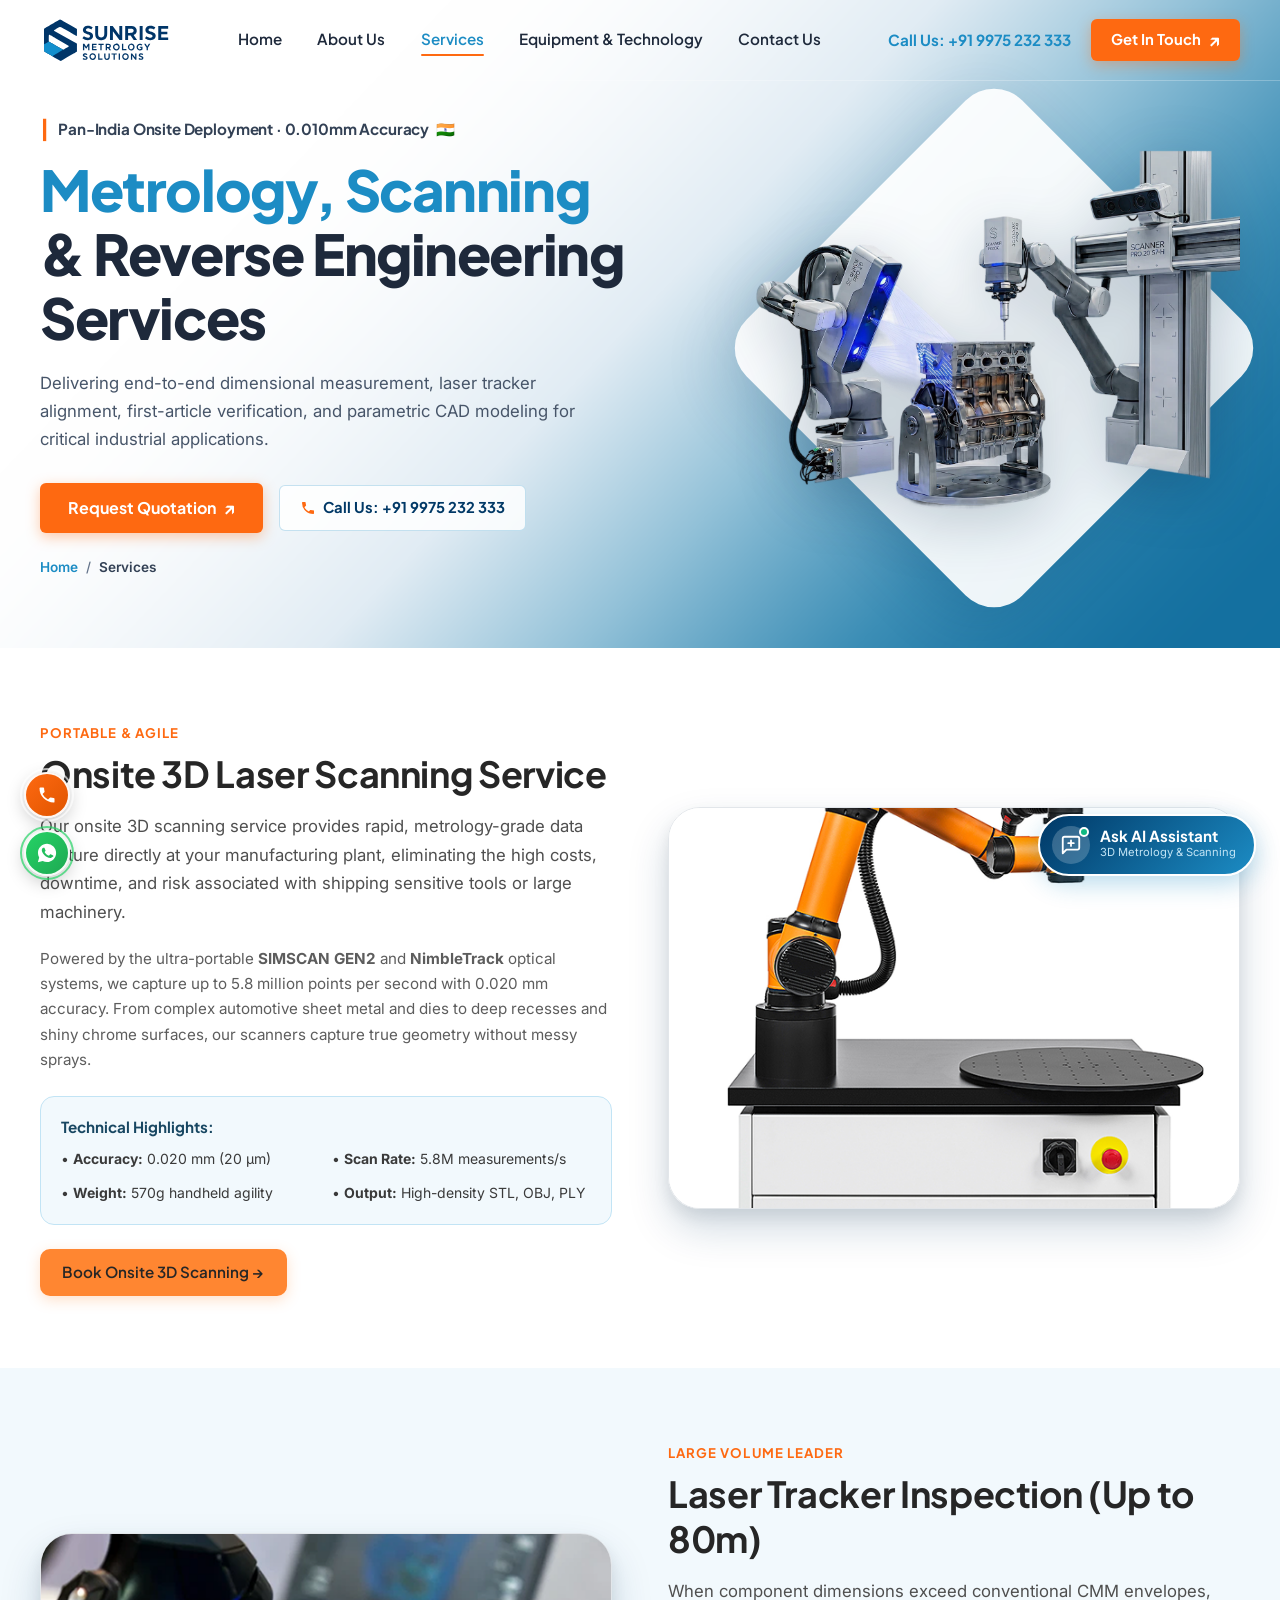
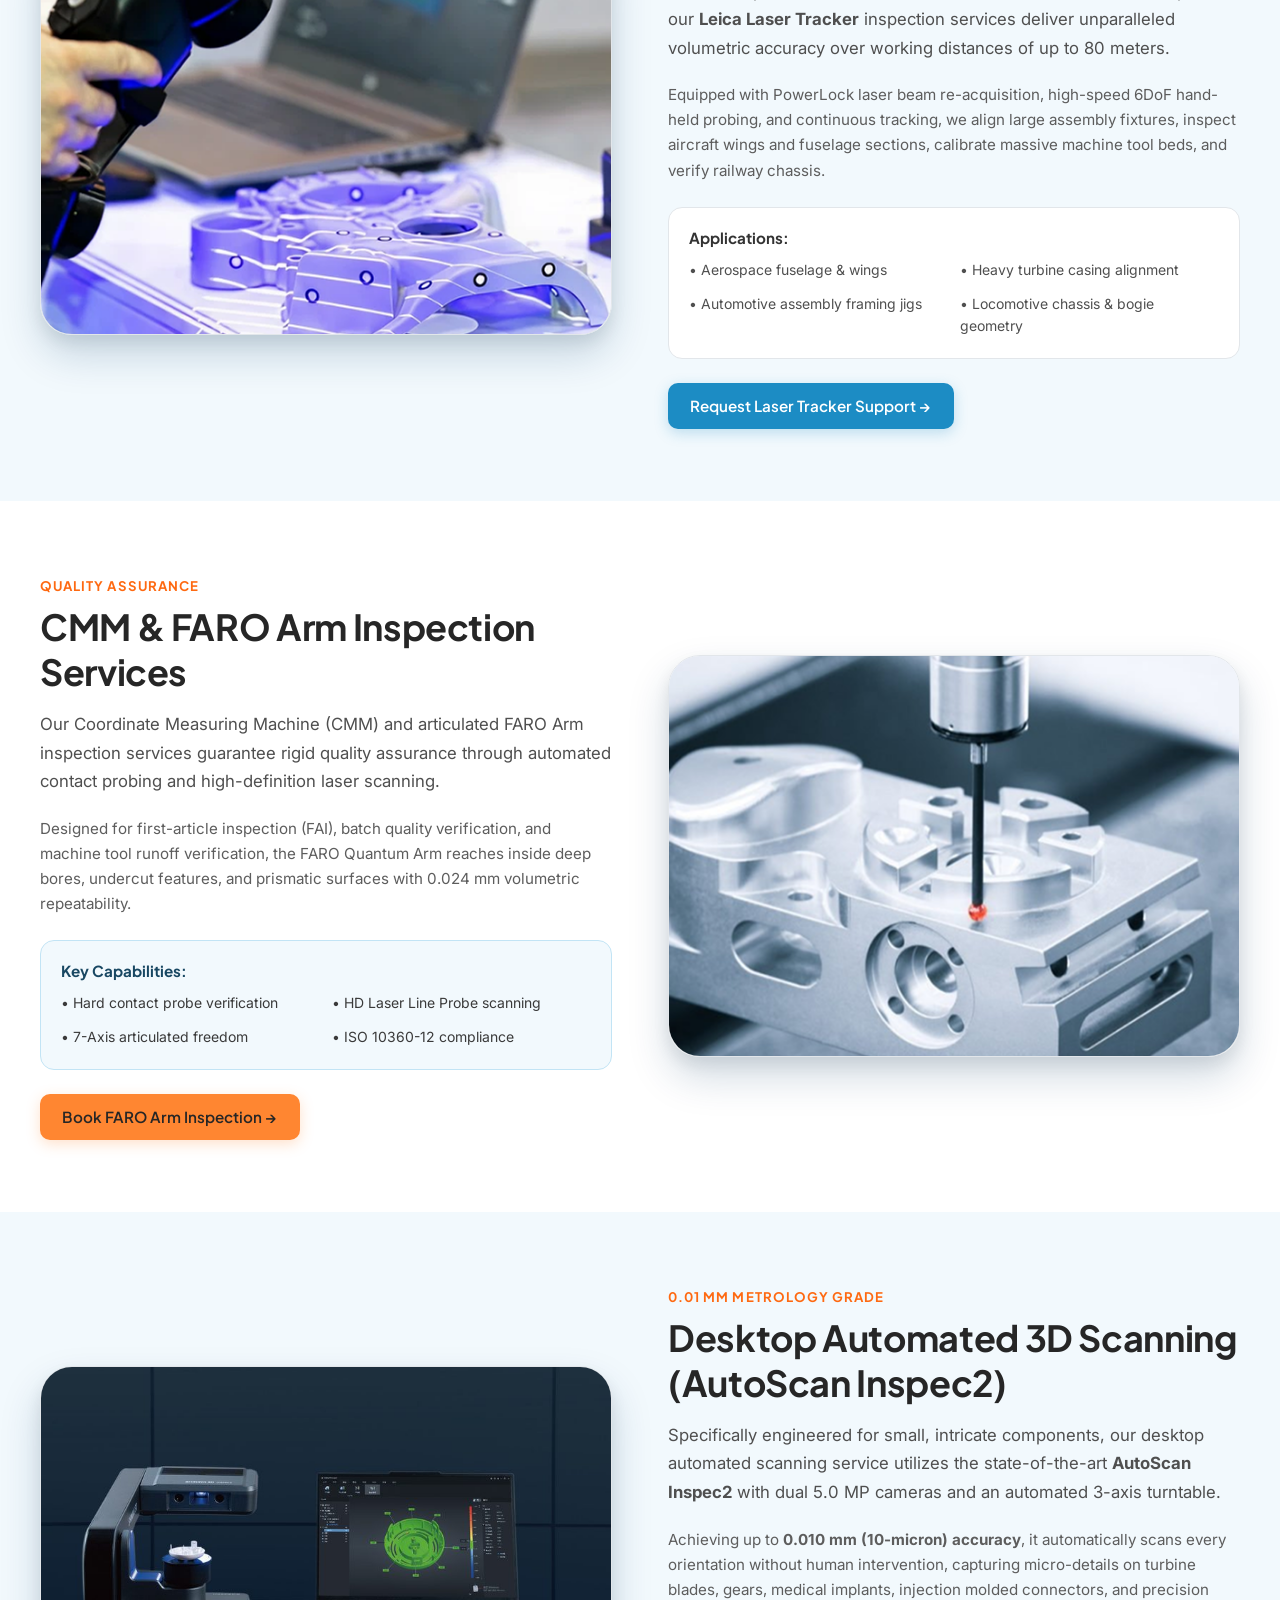
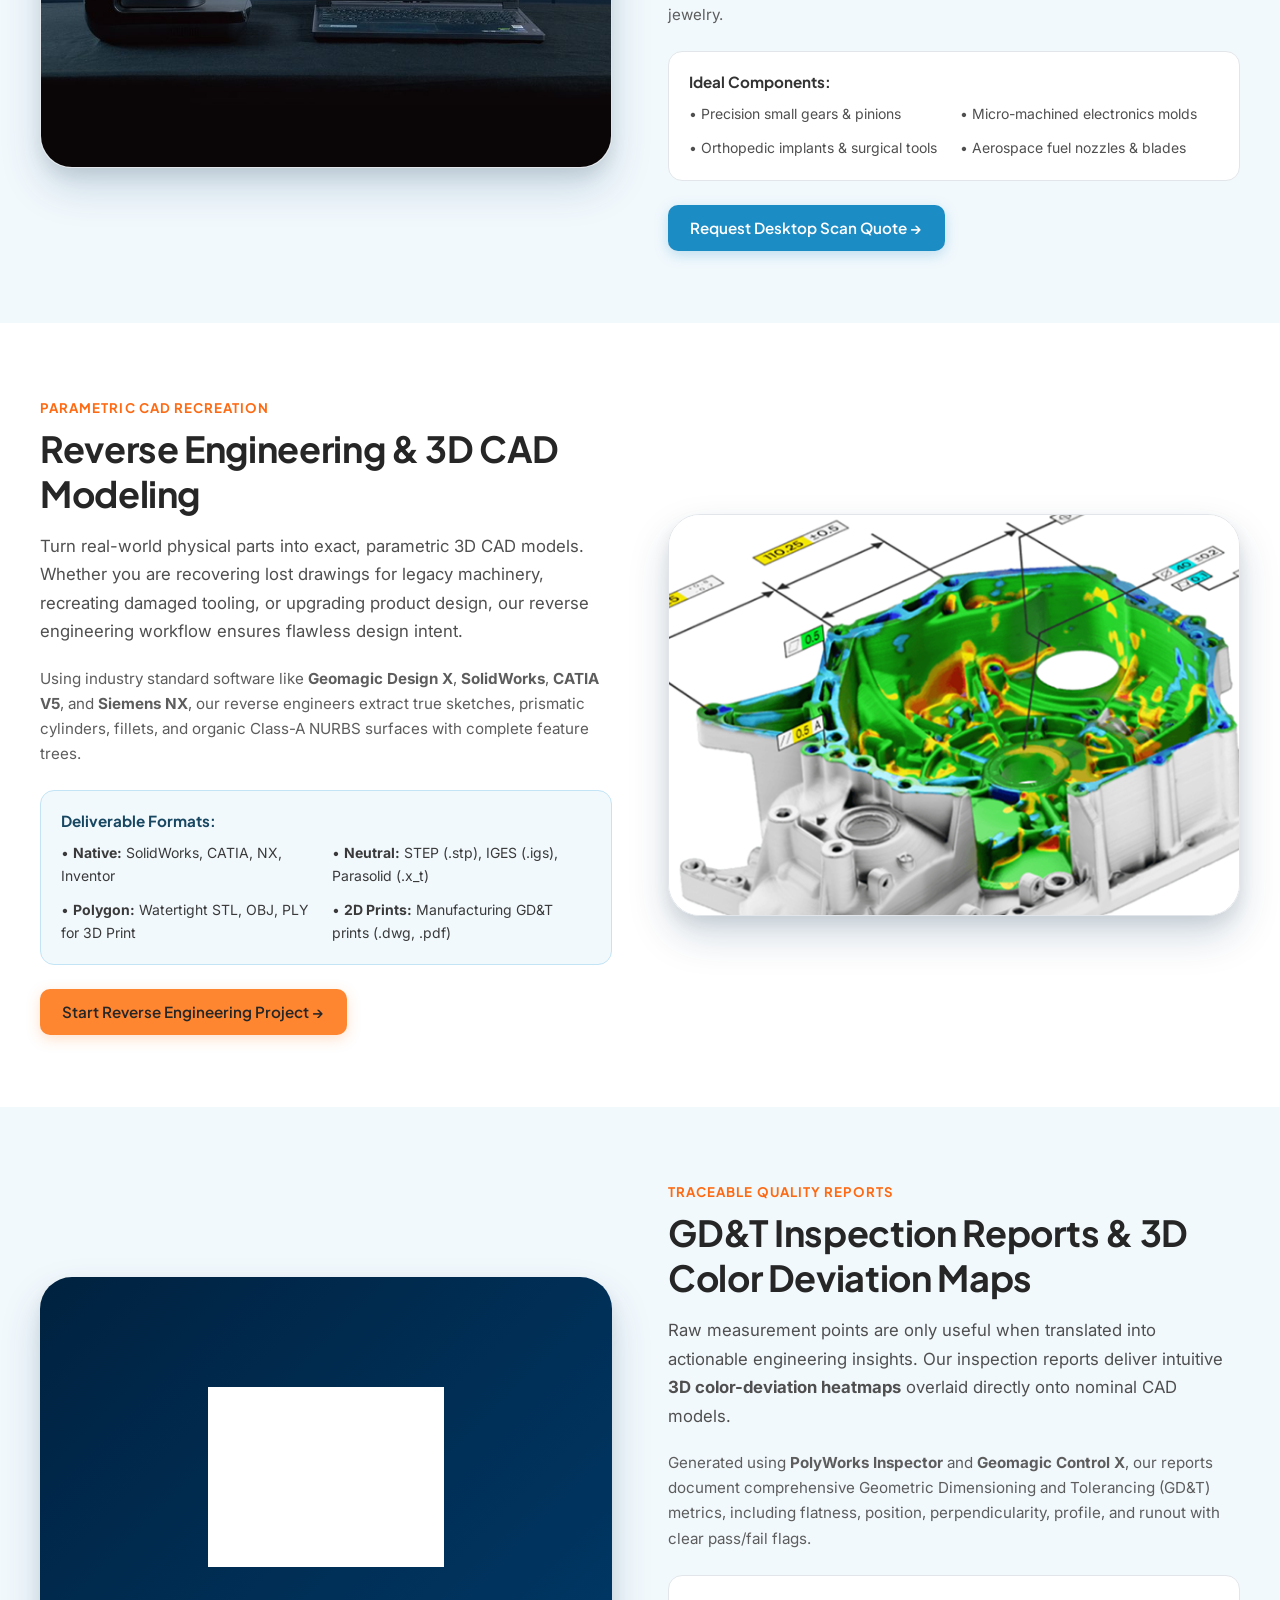
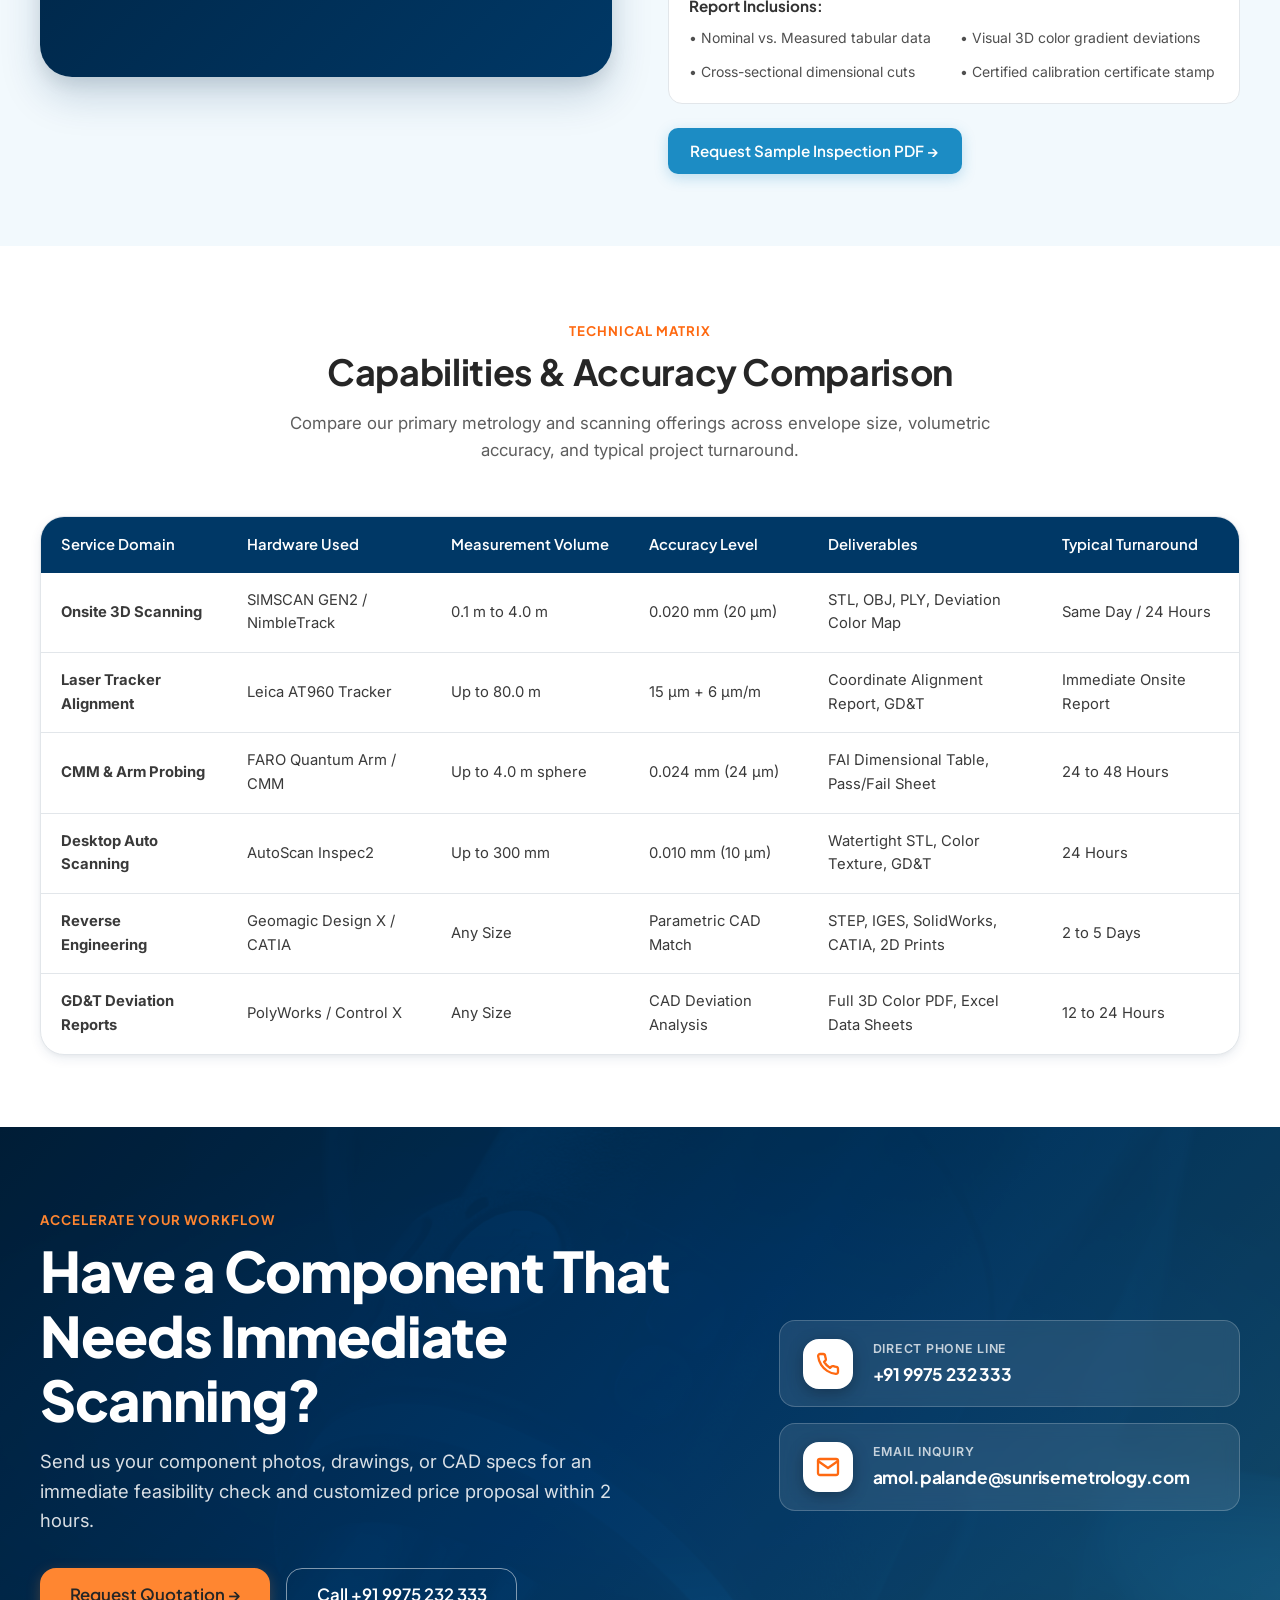
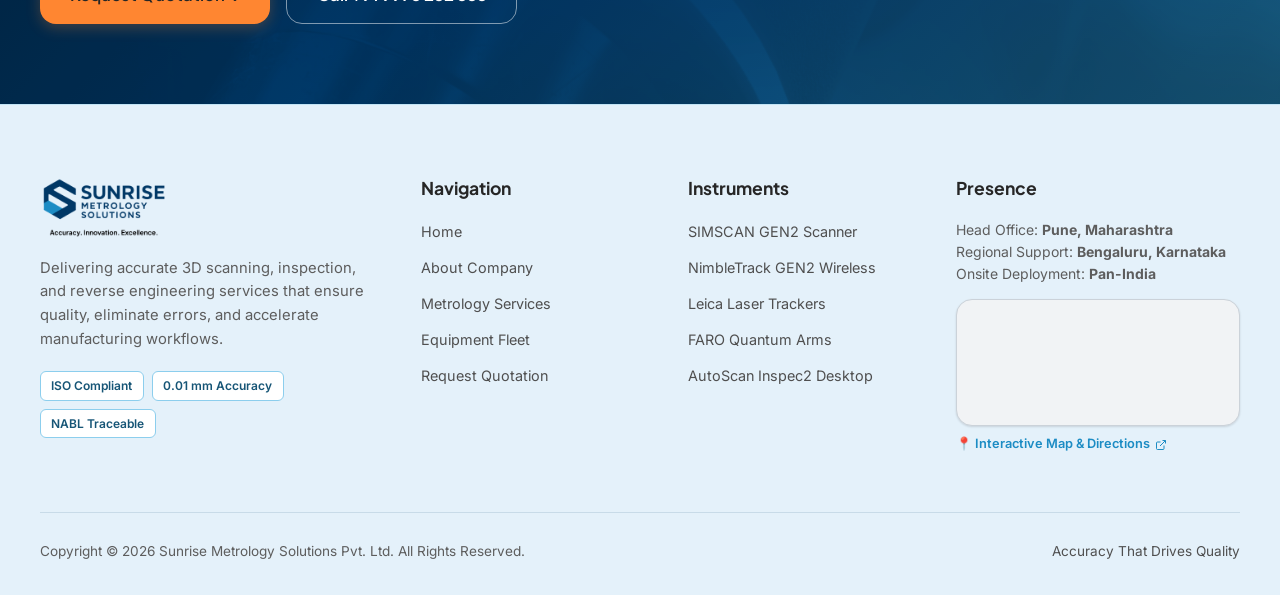
<file: services.html>
<!DOCTYPE html>
<html lang="en">
<head>
  <meta charset="UTF-8">
  <meta name="viewport" content="width=device-width, initial-scale=1.0">
  <title>Services | 3D Scanning, Laser Tracker & CMM Inspection | Sunrise Metrology</title>
  <meta name="description" content="Explore Sunrise Metrology's services: Onsite 3D Scanning, Large-Volume Laser Tracker Inspection, CMM Quality Assurance, AutoScan Desktop Scanning, and Parametric Reverse Engineering.">
  <link rel="icon" href="images/favicon.png" type="image/png">
  <link rel="stylesheet" href="css/styles.css">
</head>
<body>

  <!-- Header -->
  <header class="site-header">
    <div class="container navbar">
      <a href="index.html" class="brand-logo" aria-label="Sunrise Metrology Homepage">
        <img src="images/logo-primary.svg" alt="Sunrise Metrology Solutions" width="290" height="70">
      </a>
      <nav aria-label="Main Navigation">
        <!-- Desktop Nav (Original Page Names Preserved) -->
        <ul class="nav-links">
          <li><a href="index.html" class="nav-link">Home</a></li>
          <li><a href="about.html" class="nav-link">About Us</a></li>
          <li><a href="services.html" class="nav-link active">Services</a></li>
          <li><a href="equipment.html" class="nav-link">Equipment &amp; Technology</a></li>
          <li><a href="contact.html" class="nav-link">Contact Us</a></li>
        </ul>
      </nav>
      <div class="nav-actions">
        <a href="tel:+919975232333" class="nav-phone-link" aria-label="Call +91 9975 232 333">
          <span>Call Us: +91 9975 232 333</span>
        </a>
        <a href="contact.html" class="btn-get-in-touch">
          <span>Get In Touch</span>
          <span class="btn-arrow">↗</span>
        </a>
        <button class="mobile-nav-toggle" id="mobileNavToggle" aria-label="Toggle navigation menu">
          <span class="hamburger-line"></span>
          <span class="hamburger-line"></span>
          <span class="hamburger-line"></span>
        </button>
      </div>
    </div>
  </header>

  <!-- Mobile Drawer -->
  <div class="drawer-backdrop" id="drawerBackdrop"></div>
  <aside class="mobile-drawer" id="mobileDrawer">
    <div class="drawer-header">
      <img src="images/logo-primary.svg" alt="Sunrise Metrology" style="max-height:42px; width:auto;">
      <button class="drawer-close" id="drawerClose">&times;</button>
    </div>
    <ul class="drawer-links">
      <li><a href="index.html" class="drawer-link">Home</a></li>
      <li><a href="about.html" class="drawer-link">About Us</a></li>
      <li><a href="services.html" class="drawer-link active">Services</a></li>
      <li><a href="equipment.html" class="drawer-link">Equipment &amp; Technology</a></li>
      <li><a href="contact.html" class="drawer-link">Contact Us</a></li>
    </ul>
    <div class="drawer-footer">
      <a href="tel:+919975232333" class="btn btn-primary" style="width:100%;">Call +91 9975 232 333</a>
      <a href="contact.html" class="btn btn-blue" style="width:100%;">Get In Touch ↗</a>
    </div>
  </aside>

  <!-- Page Hero (Reference Layout with Original Data) -->
  <section class="page-hero-ref-section">
    <div class="container">
      <div class="hero-ref-grid">
        <div class="hero-ref-left">
          <div class="hero-ref-tag">
            <span class="ref-bar">|</span>
            <span class="ref-tag-text">Pan-India Onsite Deployment · 0.010mm Accuracy</span>
            <span class="ref-flag">🇮🇳</span>
          </div>
          <!-- Hero Main Title (Original Data Preserved) -->
          <h1 class="hero-ref-title">
            <span class="title-highlight">Metrology, Scanning</span>
            <span class="title-dark">&amp; Reverse Engineering</span>
            <span class="title-dark">Services</span>
          </h1>
          <!-- Hero Subtitle (Original Data Preserved) -->
          <p class="hero-ref-desc">
            Delivering end-to-end dimensional measurement, laser tracker alignment, first-article verification, and parametric CAD modeling for critical industrial applications.
          </p>
          <div class="hero-ref-actions">
            <a href="contact.html" class="btn-get-in-touch" style="font-size:1rem; padding:0.75rem 1.75rem;">
              <span>Request Quotation</span>
              <span class="btn-arrow">↗</span>
            </a>
            <a href="tel:+919975232333" class="btn-ref-phone">
              <svg width="16" height="16" viewBox="0 0 24 24" fill="currentColor"><path d="M6.62 10.79a15.053 15.053 0 006.59 6.59l2.2-2.2a1 1 0 011.02-.24c1.12.37 2.33.57 3.57.57.55 0 1 .45 1 1V20a1 1 0 01-1 1A17 17 0 013 4a1 1 0 011-1h3.5a1 1 0 011 1c0 1.25.2 2.45.57 3.57.11.35.03.74-.25 1.02l-2.2 2.2z"/></svg>
              <span>Call Us: +91 9975 232 333</span>
            </a>
          </div>
          <div class="hero-ref-breadcrumb">
            <a href="index.html">Home</a> &nbsp;/&nbsp; <span>Services</span>
          </div>
        </div>

        <div class="hero-ref-right">
          <div class="hero-diamond-shape">
            <img src="images/SIogo.png" alt="" class="hero-diamond-logo" aria-hidden="true">
          </div>
          <img src="images/heroSection1.png" alt="Industrial 3D Scanning and Inspection in Action" class="hero-machinery-img" loading="eager">
        </div>
      </div>
    </div>
  </section>

  <!-- Service 1: Onsite 3D Laser Scanning -->
  <section class="section section-bg-white" id="scanning">
    <div class="container">
      <div style="display:grid; grid-template-columns: 1fr; gap:3.5rem; align-items:center;" class="lg-grid-2">
        <div>
          <span class="section-tag">Portable & Agile</span>
          <h2 class="text-h2" style="margin-bottom:1rem;">Onsite 3D Laser Scanning Service</h2>
          <p style="font-size:1.05rem; color:var(--color-neutral-700); line-height:1.7; margin-bottom:1.25rem;">
            Our onsite 3D scanning service provides rapid, metrology-grade data capture directly at your manufacturing plant, eliminating the high costs, downtime, and risk associated with shipping sensitive tools or large machinery.
          </p>
          <p style="font-size:0.95rem; color:var(--color-neutral-600); line-height:1.65; margin-bottom:1.5rem;">
            Powered by the ultra-portable <strong>SIMSCAN GEN2</strong> and <strong>NimbleTrack</strong> optical systems, we capture up to 5.8 million points per second with 0.020 mm accuracy. From complex automotive sheet metal and dies to deep recesses and shiny chrome surfaces, our scanners capture true geometry without messy sprays.
          </p>

          <div style="background:var(--color-primary-50); border:1px solid var(--color-primary-200); border-radius:14px; padding:1.25rem; margin-bottom:1.5rem;">
            <h4 style="font-size:0.95rem; margin-bottom:0.75rem; color:var(--color-primary-900);">Technical Highlights:</h4>
            <div style="display:grid; grid-template-columns: repeat(2, 1fr); gap:0.75rem; font-size:0.875rem;">
              <div>• <strong>Accuracy:</strong> 0.020 mm (20 µm)</div>
              <div>• <strong>Scan Rate:</strong> 5.8M measurements/s</div>
              <div>• <strong>Weight:</strong> 570g handheld agility</div>
              <div>• <strong>Output:</strong> High-density STL, OBJ, PLY</div>
            </div>
          </div>

          <a href="contact.html" class="btn btn-primary">Book Onsite 3D Scanning →</a>
        </div>

        <div>
          <div style="border-radius:var(--radius-2xl); overflow:hidden; box-shadow:var(--shadow-xl); border:1px solid var(--color-neutral-200);">
            <img src="images/service3DScanning.png" alt="Onsite 3D Laser Scanning Service" style="width:100%; height:400px; object-fit:cover;">
          </div>
        </div>
      </div>
    </div>
  </section>

  <!-- Service 2: Laser Tracker Inspection -->
  <section class="section section-bg-light" id="laser-tracker">
    <div class="container">
      <div style="display:grid; grid-template-columns: 1fr; gap:3.5rem; align-items:center;" class="lg-grid-2">
        <div style="order:2;" class="lg-order-1">
          <div style="border-radius:var(--radius-2xl); overflow:hidden; box-shadow:var(--shadow-xl); border:1px solid var(--color-neutral-200);">
            <img src="images/serviceLaserTracker2.png" alt="Leica Laser Tracker Large-Volume Inspection" style="width:100%; height:400px; object-fit:cover;">
          </div>
        </div>

        <div style="order:1;" class="lg-order-2">
          <span class="section-tag">Large Volume Leader</span>
          <h2 class="text-h2" style="margin-bottom:1rem;">Laser Tracker Inspection (Up to 80m)</h2>
          <p style="font-size:1.05rem; color:var(--color-neutral-700); line-height:1.7; margin-bottom:1.25rem;">
            When component dimensions exceed conventional CMM envelopes, our <strong>Leica Laser Tracker</strong> inspection services deliver unparalleled volumetric accuracy over working distances of up to 80 meters.
          </p>
          <p style="font-size:0.95rem; color:var(--color-neutral-600); line-height:1.65; margin-bottom:1.5rem;">
            Equipped with PowerLock laser beam re-acquisition, high-speed 6DoF hand-held probing, and continuous tracking, we align large assembly fixtures, inspect aircraft wings and fuselage sections, calibrate massive machine tool beds, and verify railway chassis.
          </p>

          <div style="background:#ffffff; border:1px solid var(--color-neutral-200); border-radius:14px; padding:1.25rem; margin-bottom:1.5rem;">
            <h4 style="font-size:0.95rem; margin-bottom:0.75rem; color:var(--color-neutral-900);">Applications:</h4>
            <div style="display:grid; grid-template-columns: repeat(2, 1fr); gap:0.75rem; font-size:0.875rem; color:var(--color-neutral-700);">
              <div>• Aerospace fuselage & wings</div>
              <div>• Heavy turbine casing alignment</div>
              <div>• Automotive assembly framing jigs</div>
              <div>• Locomotive chassis & bogie geometry</div>
            </div>
          </div>

          <a href="contact.html" class="btn btn-blue">Request Laser Tracker Support →</a>
        </div>
      </div>
    </div>
  </section>

  <!-- Service 3: CMM & Portable FARO Arm Inspection -->
  <section class="section section-bg-white" id="cmm">
    <div class="container">
      <div style="display:grid; grid-template-columns: 1fr; gap:3.5rem; align-items:center;" class="lg-grid-2">
        <div>
          <span class="section-tag">Quality Assurance</span>
          <h2 class="text-h2" style="margin-bottom:1rem;">CMM & FARO Arm Inspection Services</h2>
          <p style="font-size:1.05rem; color:var(--color-neutral-700); line-height:1.7; margin-bottom:1.25rem;">
            Our Coordinate Measuring Machine (CMM) and articulated FARO Arm inspection services guarantee rigid quality assurance through automated contact probing and high-definition laser scanning.
          </p>
          <p style="font-size:0.95rem; color:var(--color-neutral-600); line-height:1.65; margin-bottom:1.5rem;">
            Designed for first-article inspection (FAI), batch quality verification, and machine tool runoff verification, the FARO Quantum Arm reaches inside deep bores, undercut features, and prismatic surfaces with 0.024 mm volumetric repeatability.
          </p>

          <div style="background:var(--color-primary-50); border:1px solid var(--color-primary-200); border-radius:14px; padding:1.25rem; margin-bottom:1.5rem;">
            <h4 style="font-size:0.95rem; margin-bottom:0.75rem; color:var(--color-primary-900);">Key Capabilities:</h4>
            <div style="display:grid; grid-template-columns: repeat(2, 1fr); gap:0.75rem; font-size:0.875rem;">
              <div>• Hard contact probe verification</div>
              <div>• HD Laser Line Probe scanning</div>
              <div>• 7-Axis articulated freedom</div>
              <div>• ISO 10360-12 compliance</div>
            </div>
          </div>

          <a href="contact.html" class="btn btn-primary">Book FARO Arm Inspection →</a>
        </div>

        <div>
          <div style="border-radius:var(--radius-2xl); overflow:hidden; box-shadow:var(--shadow-xl); border:1px solid var(--color-neutral-200);">
            <img src="images/serviceCMMInspection.png" alt="CMM Inspection and FARO Arm Verification" style="width:100%; height:400px; object-fit:cover;">
          </div>
        </div>
      </div>
    </div>
  </section>

  <!-- Service 4: Desktop 3D Scanning (AutoScan Inspec2) -->
  <section class="section section-bg-light" id="desktop">
    <div class="container">
      <div style="display:grid; grid-template-columns: 1fr; gap:3.5rem; align-items:center;" class="lg-grid-2">
        <div style="order:2;" class="lg-order-1">
          <div style="border-radius:var(--radius-2xl); overflow:hidden; box-shadow:var(--shadow-xl); border:1px solid var(--color-neutral-200);">
            <img src="images/serviceDesktop3DScanner.jpg" alt="Desktop 3D Scanning AutoScan Inspec2" style="width:100%; height:400px; object-fit:cover;">
          </div>
        </div>

        <div style="order:1;" class="lg-order-2">
          <span class="section-tag">0.01 mm Metrology Grade</span>
          <h2 class="text-h2" style="margin-bottom:1rem;">Desktop Automated 3D Scanning (AutoScan Inspec2)</h2>
          <p style="font-size:1.05rem; color:var(--color-neutral-700); line-height:1.7; margin-bottom:1.25rem;">
            Specifically engineered for small, intricate components, our desktop automated scanning service utilizes the state-of-the-art <strong>AutoScan Inspec2</strong> with dual 5.0 MP cameras and an automated 3-axis turntable.
          </p>
          <p style="font-size:0.95rem; color:var(--color-neutral-600); line-height:1.65; margin-bottom:1.5rem;">
            Achieving up to <strong>0.010 mm (10-micron) accuracy</strong>, it automatically scans every orientation without human intervention, capturing micro-details on turbine blades, gears, medical implants, injection molded connectors, and precision jewelry.
          </p>

          <div style="background:#ffffff; border:1px solid var(--color-neutral-200); border-radius:14px; padding:1.25rem; margin-bottom:1.5rem;">
            <h4 style="font-size:0.95rem; margin-bottom:0.75rem; color:var(--color-neutral-900);">Ideal Components:</h4>
            <div style="display:grid; grid-template-columns: repeat(2, 1fr); gap:0.75rem; font-size:0.875rem; color:var(--color-neutral-700);">
              <div>• Precision small gears & pinions</div>
              <div>• Micro-machined electronics molds</div>
              <div>• Orthopedic implants & surgical tools</div>
              <div>• Aerospace fuel nozzles & blades</div>
            </div>
          </div>

          <a href="contact.html" class="btn btn-blue">Request Desktop Scan Quote →</a>
        </div>
      </div>
    </div>
  </section>

  <!-- Service 5: Reverse Engineering & CAD Modeling -->
  <section class="section section-bg-white" id="reverse-engineering">
    <div class="container">
      <div style="display:grid; grid-template-columns: 1fr; gap:3.5rem; align-items:center;" class="lg-grid-2">
        <div>
          <span class="section-tag">Parametric CAD Recreation</span>
          <h2 class="text-h2" style="margin-bottom:1rem;">Reverse Engineering & 3D CAD Modeling</h2>
          <p style="font-size:1.05rem; color:var(--color-neutral-700); line-height:1.7; margin-bottom:1.25rem;">
            Turn real-world physical parts into exact, parametric 3D CAD models. Whether you are recovering lost drawings for legacy machinery, recreating damaged tooling, or upgrading product design, our reverse engineering workflow ensures flawless design intent.
          </p>
          <p style="font-size:0.95rem; color:var(--color-neutral-600); line-height:1.65; margin-bottom:1.5rem;">
            Using industry standard software like <strong>Geomagic Design X</strong>, <strong>SolidWorks</strong>, <strong>CATIA V5</strong>, and <strong>Siemens NX</strong>, our reverse engineers extract true sketches, prismatic cylinders, fillets, and organic Class-A NURBS surfaces with complete feature trees.
          </p>

          <div style="background:var(--color-primary-50); border:1px solid var(--color-primary-200); border-radius:14px; padding:1.25rem; margin-bottom:1.5rem;">
            <h4 style="font-size:0.95rem; margin-bottom:0.75rem; color:var(--color-primary-900);">Deliverable Formats:</h4>
            <div style="display:grid; grid-template-columns: repeat(2, 1fr); gap:0.75rem; font-size:0.875rem;">
              <div>• <strong>Native:</strong> SolidWorks, CATIA, NX, Inventor</div>
              <div>• <strong>Neutral:</strong> STEP (.stp), IGES (.igs), Parasolid (.x_t)</div>
              <div>• <strong>Polygon:</strong> Watertight STL, OBJ, PLY for 3D Print</div>
              <div>• <strong>2D Prints:</strong> Manufacturing GD&T prints (.dwg, .pdf)</div>
            </div>
          </div>

          <a href="contact.html" class="btn btn-primary">Start Reverse Engineering Project →</a>
        </div>

        <div>
          <div style="border-radius:var(--radius-2xl); overflow:hidden; box-shadow:var(--shadow-xl); border:1px solid var(--color-neutral-200);">
            <img src="images/ServiceEngineering.png" alt="Reverse Engineering and CAD Modeling" style="width:100%; height:400px; object-fit:cover;">
          </div>
        </div>
      </div>
    </div>
  </section>

  <!-- Service 6: GD&T Inspection Reports & Color Deviation Mapping -->
  <section class="section section-bg-light" id="reports">
    <div class="container">
      <div style="display:grid; grid-template-columns: 1fr; gap:3.5rem; align-items:center;" class="lg-grid-2">
        <div style="order:2;" class="lg-order-1">
          <div style="border-radius:var(--radius-2xl); overflow:hidden; box-shadow:var(--shadow-xl); background:linear-gradient(135deg, #002240 0%, #003866 100%); display:flex; align-items:center; justify-content:center; height:400px; padding:2.5rem;">
            <img src="images/serviceInspectionReports.svg" alt="GD&T Inspection Reports" style="max-height:180px; width:auto; filter:brightness(0) invert(1);">
          </div>
        </div>

        <div style="order:1;" class="lg-order-2">
          <span class="section-tag">Traceable Quality Reports</span>
          <h2 class="text-h2" style="margin-bottom:1rem;">GD&T Inspection Reports & 3D Color Deviation Maps</h2>
          <p style="font-size:1.05rem; color:var(--color-neutral-700); line-height:1.7; margin-bottom:1.25rem;">
            Raw measurement points are only useful when translated into actionable engineering insights. Our inspection reports deliver intuitive <strong>3D color-deviation heatmaps</strong> overlaid directly onto nominal CAD models.
          </p>
          <p style="font-size:0.95rem; color:var(--color-neutral-600); line-height:1.65; margin-bottom:1.5rem;">
            Generated using <strong>PolyWorks Inspector</strong> and <strong>Geomagic Control X</strong>, our reports document comprehensive Geometric Dimensioning and Tolerancing (GD&T) metrics, including flatness, position, perpendicularity, profile, and runout with clear pass/fail flags.
          </p>

          <div style="background:#ffffff; border:1px solid var(--color-neutral-200); border-radius:14px; padding:1.25rem; margin-bottom:1.5rem;">
            <h4 style="font-size:0.95rem; margin-bottom:0.75rem; color:var(--color-neutral-900);">Report Inclusions:</h4>
            <div style="display:grid; grid-template-columns: repeat(2, 1fr); gap:0.75rem; font-size:0.875rem; color:var(--color-neutral-700);">
              <div>• Nominal vs. Measured tabular data</div>
              <div>• Visual 3D color gradient deviations</div>
              <div>• Cross-sectional dimensional cuts</div>
              <div>• Certified calibration certificate stamp</div>
            </div>
          </div>

          <a href="contact.html" class="btn btn-blue">Request Sample Inspection PDF →</a>
        </div>
      </div>
    </div>
  </section>

  <!-- Technical Capabilities Matrix Table -->
  <section class="section section-bg-white">
    <div class="container">
      <div class="section-header">
        <span class="section-tag">Technical Matrix</span>
        <h2 class="text-h2 section-title">Capabilities & Accuracy Comparison</h2>
        <p class="section-desc">
          Compare our primary metrology and scanning offerings across envelope size, volumetric accuracy, and typical project turnaround.
        </p>
      </div>

      <div class="table-responsive">
        <table class="tech-table">
          <thead>
            <tr>
              <th>Service Domain</th>
              <th>Hardware Used</th>
              <th>Measurement Volume</th>
              <th>Accuracy Level</th>
              <th>Deliverables</th>
              <th>Typical Turnaround</th>
            </tr>
          </thead>
          <tbody>
            <tr>
              <td><strong>Onsite 3D Scanning</strong></td>
              <td>SIMSCAN GEN2 / NimbleTrack</td>
              <td>0.1 m to 4.0 m</td>
              <td>0.020 mm (20 µm)</td>
              <td>STL, OBJ, PLY, Deviation Color Map</td>
              <td>Same Day / 24 Hours</td>
            </tr>
            <tr>
              <td><strong>Laser Tracker Alignment</strong></td>
              <td>Leica AT960 Tracker</td>
              <td>Up to 80.0 m</td>
              <td>15 µm + 6 µm/m</td>
              <td>Coordinate Alignment Report, GD&T</td>
              <td>Immediate Onsite Report</td>
            </tr>
            <tr>
              <td><strong>CMM & Arm Probing</strong></td>
              <td>FARO Quantum Arm / CMM</td>
              <td>Up to 4.0 m sphere</td>
              <td>0.024 mm (24 µm)</td>
              <td>FAI Dimensional Table, Pass/Fail Sheet</td>
              <td>24 to 48 Hours</td>
            </tr>
            <tr>
              <td><strong>Desktop Auto Scanning</strong></td>
              <td>AutoScan Inspec2</td>
              <td>Up to 300 mm</td>
              <td>0.010 mm (10 µm)</td>
              <td>Watertight STL, Color Texture, GD&T</td>
              <td>24 Hours</td>
            </tr>
            <tr>
              <td><strong>Reverse Engineering</strong></td>
              <td>Geomagic Design X / CATIA</td>
              <td>Any Size</td>
              <td>Parametric CAD Match</td>
              <td>STEP, IGES, SolidWorks, CATIA, 2D Prints</td>
              <td>2 to 5 Days</td>
            </tr>
            <tr>
              <td><strong>GD&T Deviation Reports</strong></td>
              <td>PolyWorks / Control X</td>
              <td>Any Size</td>
              <td>CAD Deviation Analysis</td>
              <td>Full 3D Color PDF, Excel Data Sheets</td>
              <td>12 to 24 Hours</td>
            </tr>
          </tbody>
        </table>
      </div>
    </div>
  </section>

  <!-- CTA Banner -->
  <section class="cta-banner">
    <div class="cta-bg-image">
      <img src="images/boldFuture.png" alt="" aria-hidden="true">
    </div>
    <div class="container cta-grid">
      <div class="cta-text-side">
        <span class="section-tag" style="color:var(--color-secondary-400);">Accelerate Your Workflow</span>
        <h2 class="text-display">Have a Component That Needs Immediate Scanning?</h2>
        <p>
          Send us your component photos, drawings, or CAD specs for an immediate feasibility check and customized price proposal within 2 hours.
        </p>
        <div style="display:flex; gap:1rem; flex-wrap:wrap;">
          <a href="contact.html" class="btn btn-primary btn-lg">Request Quotation →</a>
          <a href="tel:+919975232333" class="btn btn-outline-white btn-lg">Call +91 9975 232 333</a>
        </div>
      </div>

      <div class="cta-contact-cards">
        <a href="tel:+919975232333" class="cta-contact-card" aria-label="Call +91 9975 232 333">
          <div class="cta-card-icon">
            <svg width="22" height="22" viewBox="0 0 24 24" fill="none" stroke="#fe6911" stroke-width="2.3" stroke-linecap="round" stroke-linejoin="round" aria-hidden="true">
              <path d="M22 16.92v3a2 2 0 0 1-2.18 2 19.79 19.79 0 0 1-8.63-3.07 19.5 19.5 0 0 1-6-6 19.79 19.79 0 0 1-3.07-8.67A2 2 0 0 1 4.11 2h3a2 2 0 0 1 2 1.72 12.84 12.84 0 0 0 .7 2.81 2 2 0 0 1-.45 2.11L8.09 9.91a16 16 0 0 0 6 6l1.27-1.27a2 2 0 0 1 2.11-.45 12.84 12.84 0 0 0 2.81.7A2 2 0 0 1 22 16.92z"/>
            </svg>
          </div>
          <div class="cta-card-info">
            <p>Direct Phone Line</p>
            <p>+91 9975 232 333</p>
          </div>
        </a>

        <a href="mailto:amol.palande@sunrisemetrology.com" class="cta-contact-card" aria-label="Email amol.palande@sunrisemetrology.com">
          <div class="cta-card-icon">
            <svg width="22" height="22" viewBox="0 0 24 24" fill="none" stroke="#fe6911" stroke-width="2.3" stroke-linecap="round" stroke-linejoin="round" aria-hidden="true">
              <path d="M4 4h16c1.1 0 2 .9 2 2v12c0 1.1-.9 2-2 2H4c-1.1 0-2-.9-2-2V6c0-1.1.9-2 2-2z"/>
              <polyline points="22,6 12,13 2,6"/>
            </svg>
          </div>
          <div class="cta-card-info">
            <p>Email Inquiry</p>
            <p>amol.palande@sunrisemetrology.com</p>
          </div>
        </a>
      </div>
    </div>
  </section>

  <!-- Footer -->
  <footer class="site-footer">
    <div class="container">
      <div class="footer-grid">
        <div class="footer-brand">
          <a href="index.html">
            <img src="images/footerlogo.png" alt="Sunrise Metrology Solutions" style="max-height:60px; width:auto;">
          </a>
          <p>
            Delivering accurate 3D scanning, inspection, and reverse engineering services that ensure quality, eliminate errors, and accelerate manufacturing workflows.
          </p>
          <div class="footer-badge-list">
            <span class="footer-badge">ISO Compliant</span>
            <span class="footer-badge">0.01 mm Accuracy</span>
            <span class="footer-badge">NABL Traceable</span>
          </div>
        </div>

        <div class="footer-col">
          <h4>Navigation</h4>
          <ul class="footer-links">
            <li><a href="index.html">Home</a></li>
            <li><a href="about.html">About Company</a></li>
            <li><a href="services.html">Metrology Services</a></li>
            <li><a href="equipment.html">Equipment Fleet</a></li>
            <li><a href="contact.html">Request Quotation</a></li>
          </ul>
        </div>

        <div class="footer-col">
          <h4>Instruments</h4>
          <ul class="footer-links">
            <li><a href="equipment.html#simscan">SIMSCAN GEN2 Scanner</a></li>
            <li><a href="equipment.html#nimbletrack">NimbleTrack GEN2 Wireless</a></li>
            <li><a href="equipment.html#leica">Leica Laser Trackers</a></li>
            <li><a href="equipment.html#faro">FARO Quantum Arms</a></li>
            <li><a href="equipment.html#autoscan">AutoScan Inspec2 Desktop</a></li>
          </ul>
        </div>

        <div class="footer-col">
          <h4>Presence</h4>
          <p style="font-size:0.875rem; color:var(--color-neutral-600); margin-bottom:0.5rem;">
            Head Office: <strong>Pune, Maharashtra</strong><br>
            Regional Support: <strong>Bengaluru, Karnataka</strong><br>
            Onsite Deployment: <strong>Pan-India</strong>
          </p>
          <div class="footer-map-thumb">
            <iframe width="100%" height="125" style="border:0;" loading="lazy" src="https://www.openstreetmap.org/export/embed.html?bbox=73.65%2C18.45%2C74.05%2C18.68&amp;layer=mapnik&amp;marker=18.5204%2C73.8567"></iframe>
          </div>
          <a href="contact.html#facility-map-section" class="footer-map-link">
            <span>📍 Interactive Map & Directions</span>
            <svg width="12" height="12" viewBox="0 0 24 24" fill="none" stroke="currentColor" stroke-width="2"><path d="M18 13v6a2 2 0 0 1-2 2H5a2 2 0 0 1-2-2V8a2 2 0 0 1 2-2h6"></path><polyline points="15 3 21 3 21 9"></polyline><line x1="10" y1="14" x2="21" y2="3"></line></svg>
          </a>
        </div>
      </div>

      <div class="footer-bottom">
        <p>Copyright © 2026 Sunrise Metrology Solutions Pvt. Ltd. All Rights Reserved.</p>
        <div class="developer-badge">
          <span>Accuracy That Drives Quality</span>
        </div>
      </div>
    </div>
  </footer>

  <!-- Floating Call & WhatsApp Action Dock -->
  <div class="floating-contact-dock" id="floatingContactDock" role="region" aria-label="Floating quick contact options">
    <a href="tel:+919975232333" class="floating-dock-btn floating-call-btn" title="Call Us: +91 9975 232 333" aria-label="Call +91 9975 232 333">
      <div class="floating-btn-icon">
        <span class="floating-pulse-ring"></span>
        <svg viewBox="0 0 24 24" width="20" height="20">
          <path d="M6.62 10.79a15.053 15.053 0 006.59 6.59l2.2-2.2a1 1 0 011.02-.24c1.12.37 2.33.57 3.57.57.55 0 1 .45 1 1V20a1 1 0 01-1 1A17 17 0 013 4a1 1 0 011-1h3.5a1 1 0 011 1c0 1.25.2 2.45.57 3.57.11.35.03.74-.25 1.02l-2.2 2.2z"/>
        </svg>
      </div>
    </a>
    <a href="https://wa.me/919975232333?text=Hello%20Sunrise%20Metrology,%20I%20would%20like%20to%20inquire%20about%20your%203D%20scanning%20and%20inspection%20services." 
       target="_blank" rel="noopener noreferrer" class="floating-dock-btn floating-whatsapp-btn" title="WhatsApp: +91 9975 232 333" aria-label="Chat on WhatsApp">
      <div class="floating-btn-icon">
        <span class="floating-pulse-ring" style="border-color:rgba(37,211,102,0.7);"></span>
        <svg viewBox="0 0 24 24" width="22" height="22">
          <path d="M12.04 2c-5.46 0-9.91 4.45-9.91 9.91 0 1.75.46 3.45 1.32 4.95L2.05 22l5.25-1.38c1.45.79 3.08 1.21 4.74 1.21 5.46 0 9.91-4.45 9.91-9.91 0-2.65-1.03-5.14-2.9-7.01A9.816 9.816 0 0012.04 2zm5.82 14.04c-.24.68-1.2 1.26-1.78 1.34-.52.08-1.2.14-3.52-.79-2.97-1.19-4.88-4.22-5.03-4.41-.15-.2-1.21-1.61-1.21-3.07 0-1.46.76-2.18 1.03-2.48.27-.3.59-.37.79-.37.2 0 .4 0 .58.01.19.01.44-.07.69.53.25.6.86 2.1.94 2.25.08.16.14.34.03.55-.1.21-.15.34-.3.51-.15.17-.32.38-.46.51-.15.15-.31.31-.13.62.18.31.79 1.3 1.7 2.11 1.17 1.04 2.15 1.36 2.46 1.51.31.15.49.13.67-.08.18-.21.79-.92 1-1.23.21-.31.42-.26.71-.15.29.11 1.84.87 2.16 1.03.32.16.53.24.61.37.08.14.08.8-.16 1.48z"/>
        </svg>
      </div>
    </a>
  </div>

  <!-- Scripts -->
  <script src="js/main.js"></script>
  <script src="js/chatbot.js"></script>
</body>
</html>
</file>
<file: css/styles.css>
/* ==========================================================================
   SUNRISE METROLOGY SOLUTIONS - DESIGN SYSTEM & GLOBAL STYLES
   Colors, Typography, Layout, Responsive System, Components & AI Chatbot
   ========================================================================== */

@import url('https://fonts.googleapis.com/css2?family=Inter:wght@300;400;500;600;700&family=Plus+Jakarta+Sans:wght@400;500;600;700;800&display=swap');

:root {
  /* Brand Primary Colors (Sunrise Deep & Sky Blues) */
  --color-primary-50: #f2f9fd;
  --color-primary-100: #e4f1fa;
  --color-primary-200: #c2e4f5;
  --color-primary-300: #8cceed;
  --color-primary-400: #4fb5e1;
  --color-primary-500: #289ccf;
  --color-primary-600: #1c8cc4;
  --color-primary-700: #16648e;
  --color-primary-800: #165576;
  --color-primary-900: #184762;
  --color-primary-950: #102e41;

  /* Brand Secondary Colors (Sunrise Vibrant Orange Accent) */
  --color-secondary-400: #ff8631;
  --color-secondary-500: #fe6911;
  --color-secondary-600: #e05407;
  --color-secondary-gradient: linear-gradient(135deg, #ff8631 0%, #fe6911 100%);

  /* Brand Tertiary Colors (Navy Tech Tones) */
  --color-tertiary-100: #dceeff;
  --color-tertiary-800: #005494;
  --color-tertiary-900: #003866;
  --color-tertiary-950: #002240;

  /* Neutrals */
  --color-white: #ffffff;
  --color-neutral-50: #f9fafb;
  --color-neutral-100: #f1f3f5;
  --color-neutral-200: #e2e6ea;
  --color-neutral-300: #cbd2d9;
  --color-neutral-400: #888888;
  --color-neutral-500: #6d6d6d;
  --color-neutral-600: #5d5d5d;
  --color-neutral-700: #4f4f4f;
  --color-neutral-800: #3a3a3a;
  --color-neutral-900: #333333;
  --color-neutral-950: #262626;

  /* Semantic */
  --color-success: #10b981;
  --color-warning: #f59e0b;
  --color-danger: #ef4444;

  /* Typography */
  --font-heading: 'Plus Jakarta Sans', -apple-system, BlinkMacSystemFont, 'Segoe UI', Roboto, sans-serif;
  --font-body: 'Inter', -apple-system, BlinkMacSystemFont, 'Segoe UI', Roboto, sans-serif;

  /* Shadows */
  --shadow-sm: 0 1px 3px rgba(0, 0, 0, 0.05), 0 1px 2px rgba(0, 0, 0, 0.08);
  --shadow-md: 0 4px 12px rgba(0, 56, 102, 0.08), 0 2px 4px rgba(0, 0, 0, 0.04);
  --shadow-lg: 0 12px 28px rgba(0, 56, 102, 0.12), 0 4px 8px rgba(0, 0, 0, 0.05);
  --shadow-xl: 0 20px 40px rgba(0, 56, 102, 0.18), 0 8px 16px rgba(0, 0, 0, 0.08);
  --shadow-orange: 0 8px 24px rgba(254, 105, 17, 0.35);
  --shadow-blue: 0 8px 24px rgba(28, 140, 196, 0.3);

  /* Radius */
  --radius-sm: 6px;
  --radius-md: 10px;
  --radius-lg: 16px;
  --radius-xl: 24px;
  --radius-2xl: 32px;
  --radius-full: 9999px;

  /* Transitions */
  --transition-fast: 0.2s ease;
  --transition-normal: 0.3s cubic-bezier(0.16, 1, 0.3, 1);
  --transition-slow: 0.5s cubic-bezier(0.16, 1, 0.3, 1);
}

/* Base Reset */
*, *::before, *::after {
  box-sizing: border-box;
  margin: 0;
  padding: 0;
}

html {
  font-size: 16px;
  scroll-behavior: smooth;
  -webkit-font-smoothing: antialiased;
  -moz-osx-font-smoothing: grayscale;
}

body {
  font-family: var(--font-body);
  color: var(--color-neutral-800);
  background-color: #ffffff;
  line-height: 1.6;
  overflow-x: hidden;
}

img {
  display: block;
  max-width: 100%;
  height: auto;
  image-rendering: -webkit-optimize-contrast;
  image-rendering: crisp-edges;
}

svg {
  display: block;
  max-width: 100%;
  shape-rendering: geometricPrecision;
  text-rendering: geometricPrecision;
}

/* High-Definition (HD) Image Optimization & Sharp Rendering */
.hero-machinery-img,
.service-card-image img,
.equipment-image-box img,
.industry-card img,
.why-card .feature-icon-wrapper img,
.hero-product-img,
.leadership-image-col img,
.brand-logo img,
.product-card-img,
.rfq-facility-visual img,
.finder-result img,
.channel-icon-wrap img {
  image-rendering: -webkit-optimize-contrast;
  image-rendering: crisp-edges;
  filter: contrast(1.05) saturate(1.04) brightness(1.01);
  -webkit-backface-visibility: hidden;
  backface-visibility: hidden;
  transform: translateZ(0);
}

a {
  color: inherit;
  text-decoration: none;
  transition: var(--transition-fast);
}

button, input, select, textarea {
  font-family: inherit;
  font-size: inherit;
}

/* Typography Utility Classes */
h1, h2, h3, h4, h5, h6 {
  font-family: var(--font-heading);
  color: var(--color-neutral-950);
  font-weight: 700;
  line-height: 1.25;
}

.text-display {
  font-size: clamp(2.25rem, 4.5vw, 3.5rem);
  font-weight: 800;
  line-height: 1.15;
  letter-spacing: -0.02em;
}

.text-h1 {
  font-size: clamp(2rem, 3.5vw, 2.75rem);
  font-weight: 700;
  letter-spacing: -0.015em;
}

.text-h2 {
  font-size: clamp(1.75rem, 3vw, 2.25rem);
  font-weight: 700;
  letter-spacing: -0.01em;
}

.text-h3 {
  font-size: clamp(1.35rem, 2.2vw, 1.75rem);
  font-weight: 600;
}

.text-h4 {
  font-size: 1.25rem;
  font-weight: 600;
}

.text-h5 {
  font-size: 1.1rem;
  font-weight: 600;
}

.text-body-lg {
  font-size: 1.125rem;
  line-height: 1.65;
}

.text-body {
  font-size: 1rem;
  line-height: 1.6;
}

.text-body-sm {
  font-size: 0.875rem;
  line-height: 1.5;
}

.text-body-xs {
  font-size: 0.75rem;
  line-height: 1.4;
}

/* Container */
.container {
  width: 100%;
  max-width: 1320px;
  margin-left: auto;
  margin-right: auto;
  padding-left: 1.25rem;
  padding-right: 1.25rem;
}

@media (min-width: 768px) {
  .container {
    padding-left: 2rem;
    padding-right: 2rem;
  }
}

@media (min-width: 1200px) {
  .container {
    padding-left: 2.5rem;
    padding-right: 2.5rem;
  }
}

/* ==========================================================================
   TOP BAR & HEADER NAVIGATION
   ========================================================================== */

.topbar {
  display: none !important;
}

/* Main Header - Clean & Transparent on top, Frosted glass on scroll */
.site-header {
  position: absolute;
  top: 0;
  left: 0;
  width: 100%;
  z-index: 1000;
  background: transparent;
  border-bottom: 1px solid rgba(255, 255, 255, 0.25);
  box-shadow: none;
  transition: all 0.3s cubic-bezier(0.16, 1, 0.3, 1);
}

.site-header.scrolled {
  position: fixed;
  background: rgba(255, 255, 255, 0.96);
  backdrop-filter: blur(14px);
  -webkit-backdrop-filter: blur(14px);
  border-bottom: 1px solid rgba(0, 56, 102, 0.08);
  box-shadow: 0 4px 20px rgba(0, 0, 0, 0.06);
}

.navbar {
  display: flex;
  align-items: center;
  justify-content: space-between;
  height: 5rem;
}

.brand-logo {
  display: inline-flex;
  align-items: center;
  max-width: 175px;
  height: auto;
}

.brand-logo img {
  width: auto;
  max-width: 100%;
  max-height: 42px;
  object-fit: contain;
}

@media (min-width: 992px) {
  .brand-logo {
    max-width: 205px;
  }
  .brand-logo img {
    max-height: 46px;
  }
}

.nav-links {
  display: none;
  align-items: center;
  gap: 2.2rem;
  list-style: none;
}

@media (min-width: 1024px) {
  .nav-links {
    display: flex;
  }
}

.nav-link {
  font-family: var(--font-heading);
  font-size: 0.95rem;
  font-weight: 600;
  color: #1e293b;
  position: relative;
  padding: 0.5rem 0;
  transition: color 0.2s ease;
}

.nav-link:hover, .nav-link.active {
  color: var(--color-primary-600);
}

.nav-link::after {
  content: '';
  position: absolute;
  bottom: 0;
  left: 0;
  width: 0;
  height: 2.5px;
  background: var(--color-secondary-500);
  border-radius: 2px;
  transition: width 0.25s ease;
}

.nav-link:hover::after, .nav-link.active::after {
  width: 100%;
}

.nav-actions {
  display: flex;
  align-items: center;
  gap: 1.25rem;
}

.nav-phone-link {
  display: none;
  align-items: center;
  gap: 0.4rem;
  font-family: var(--font-heading);
  font-size: 0.95rem;
  font-weight: 700;
  color: var(--color-primary-600);
  text-decoration: none;
  transition: color 0.2s ease;
  white-space: nowrap;
}

@media (min-width: 860px) {
  .nav-phone-link {
    display: inline-flex;
  }
}

.nav-phone-link:hover {
  color: var(--color-primary-800);
}

.btn-get-in-touch {
  display: inline-flex;
  align-items: center;
  justify-content: center;
  gap: 0.45rem;
  font-family: var(--font-heading);
  font-size: 0.925rem;
  font-weight: 700;
  color: #ffffff !important;
  background: #fe6911;
  padding: 0.55rem 1.25rem;
  border-radius: 6px;
  text-decoration: none;
  box-shadow: 0 4px 14px rgba(254, 105, 17, 0.35);
  transition: all 0.2s cubic-bezier(0.16, 1, 0.3, 1);
  white-space: nowrap;
}

.btn-get-in-touch:hover {
  background: #e55c0a;
  transform: translateY(-2px);
  box-shadow: 0 6px 18px rgba(254, 105, 17, 0.45);
}

.btn-get-in-touch .btn-arrow {
  font-size: 1.1rem;
  line-height: 1;
}

/* Buttons */
.btn {
  display: inline-flex;
  align-items: center;
  justify-content: center;
  gap: 0.5rem;
  font-family: var(--font-heading);
  font-weight: 600;
  font-size: 0.95rem;
  padding: 0.68rem 1.4rem;
  border-radius: var(--radius-md);
  border: none;
  cursor: pointer;
  transition: var(--transition-fast);
  text-align: center;
  white-space: nowrap;
}

.btn-primary {
  background: var(--color-secondary-400);
  color: var(--color-neutral-950);
  box-shadow: 0 4px 14px rgba(255, 134, 49, 0.25);
}

.btn-primary:hover {
  background: var(--color-secondary-500);
  color: #ffffff;
  transform: translateY(-2px);
  box-shadow: 0 6px 18px rgba(254, 105, 17, 0.35);
}

.btn-blue {
  background: var(--color-primary-600);
  color: var(--color-white);
  box-shadow: 0 4px 14px rgba(28, 140, 196, 0.25);
}

.btn-blue:hover {
  background: var(--color-primary-700);
  color: var(--color-white);
  transform: translateY(-2px);
  box-shadow: 0 6px 18px rgba(28, 140, 196, 0.35);
}

.btn-outline-white {
  background: transparent;
  color: var(--color-white);
  border: 1.5px solid rgba(255, 255, 255, 0.5);
}

.btn-outline-white:hover {
  background: rgba(255, 255, 255, 0.15);
  border-color: var(--color-white);
}

.btn-outline-primary {
  background: transparent;
  color: var(--color-primary-700);
  border: 1.5px solid var(--color-primary-600);
}

.btn-outline-primary:hover {
  background: var(--color-primary-50);
  border-color: var(--color-primary-700);
}

.btn-sm {
  padding: 0.45rem 0.9rem;
  font-size: 0.85rem;
}

.btn-lg {
  padding: 0.85rem 1.85rem;
  font-size: 1.05rem;
  border-radius: var(--radius-lg);
}

/* Mobile Hamburger Toggle */
.mobile-nav-toggle {
  display: flex;
  flex-direction: column;
  justify-content: center;
  align-items: center;
  gap: 5px;
  width: 42px;
  height: 42px;
  background: var(--color-primary-50);
  border: 1px solid var(--color-primary-200);
  border-radius: var(--radius-md);
  cursor: pointer;
  padding: 0;
  z-index: 1010;
}

@media (min-width: 1024px) {
  .mobile-nav-toggle {
    display: none;
  }
}

.hamburger-line {
  width: 22px;
  height: 2.2px;
  background: var(--color-neutral-900);
  border-radius: 2px;
  transition: transform 0.3s ease, opacity 0.3s ease;
}

.mobile-nav-toggle.open .hamburger-line:nth-child(1) {
  transform: translateY(7.2px) rotate(45deg);
}

.mobile-nav-toggle.open .hamburger-line:nth-child(2) {
  opacity: 0;
}

.mobile-nav-toggle.open .hamburger-line:nth-child(3) {
  transform: translateY(-7.2px) rotate(-45deg);
}

/* Mobile Drawer */
.mobile-drawer {
  position: fixed;
  top: 0;
  right: -100%;
  width: 85%;
  max-width: 380px;
  height: 100vh;
  background: #ffffff;
  z-index: 1005;
  box-shadow: -10px 0 30px rgba(0, 0, 0, 0.15);
  display: flex;
  flex-direction: column;
  padding: 1.5rem;
  transition: right 0.35s cubic-bezier(0.16, 1, 0.3, 1);
  overflow-y: auto;
}

.mobile-drawer.open {
  right: 0;
}

.drawer-backdrop {
  position: fixed;
  top: 0;
  left: 0;
  width: 100vw;
  height: 100vh;
  background: rgba(16, 46, 65, 0.6);
  backdrop-filter: blur(4px);
  z-index: 1002;
  opacity: 0;
  pointer-events: none;
  transition: opacity 0.3s ease;
}

.drawer-backdrop.open {
  opacity: 1;
  pointer-events: auto;
}

.drawer-header {
  display: flex;
  justify-content: space-between;
  align-items: center;
  padding-bottom: 1.25rem;
  border-bottom: 1px solid var(--color-neutral-200);
}

.drawer-close {
  background: none;
  border: none;
  cursor: pointer;
  padding: 0.5rem;
  color: var(--color-neutral-700);
  font-size: 1.5rem;
}

.drawer-links {
  list-style: none;
  display: flex;
  flex-direction: column;
  gap: 0.25rem;
  margin-top: 1.5rem;
}

.drawer-link {
  display: block;
  font-family: var(--font-heading);
  font-weight: 600;
  font-size: 1.05rem;
  color: var(--color-neutral-900);
  padding: 0.75rem 0.5rem;
  border-radius: var(--radius-md);
  transition: var(--transition-fast);
}

.drawer-link:hover, .drawer-link.active {
  color: var(--color-primary-600);
  background-color: var(--color-primary-50);
}

.drawer-footer {
  margin-top: auto;
  padding-top: 2rem;
  border-top: 1px solid var(--color-neutral-200);
  display: flex;
  flex-direction: column;
  gap: 1rem;
}

/* ==========================================================================
   HERO SECTIONS - FULL IMAGE BACKGROUND REFERENCE REDESIGN
   ========================================================================== */

/* Shared Reference Hero Layout (Index & Inner Pages) */
.hero-ref-section,
.page-hero-ref-section {
  position: relative;
  background-color: #ffffff;
  background-image: url('../images/Hero-bg.png');
  background-size: cover;
  background-position: center right;
  background-repeat: no-repeat;
  min-height: 82vh;
  display: flex;
  align-items: center;
  padding-top: 6.5rem;
  padding-bottom: 3.5rem;
  overflow: hidden;
}

@media (min-width: 1200px) {
  .hero-ref-section,
  .page-hero-ref-section {
    min-height: 92vh;
    padding-top: 7rem;
    padding-bottom: 4rem;
  }
}

.page-hero-ref-section {
  min-height: 65vh;
  padding-top: 6.5rem;
  padding-bottom: 3.5rem;
}

@media (min-width: 1200px) {
  .page-hero-ref-section {
    min-height: 72vh;
  }
}

.hero-ref-grid {
  display: grid;
  grid-template-columns: 1fr;
  gap: 2.5rem;
  align-items: center;
  width: 100%;
}

@media (min-width: 992px) {
  .hero-ref-grid {
    grid-template-columns: 1.15fr 0.85fr;
    gap: 2.5rem;
  }
}

/* Tag Pill */
.hero-ref-tag {
  display: inline-flex;
  align-items: center;
  gap: 0.45rem;
  font-family: var(--font-heading);
  font-size: 0.95rem;
  font-weight: 700;
  color: #334155;
  margin-bottom: 1.15rem;
  line-height: 1;
}

.hero-ref-tag .ref-bar {
  color: #fe6911;
  font-weight: 900;
  font-size: 1.35rem;
  line-height: 1;
  margin-right: 2px;
}

.hero-ref-tag .ref-tag-text {
  letter-spacing: -0.01em;
}

/* Titles */
.hero-ref-title {
  font-family: var(--font-heading);
  font-size: clamp(2.3rem, 4.4vw, 3.8rem);
  font-weight: 800;
  line-height: 1.14;
  margin-bottom: 1.25rem;
  letter-spacing: -0.025em;
}

.hero-ref-title .title-highlight {
  color: #1c8cc4;
  display: block;
}

.hero-ref-title .title-dark {
  color: #1e293b;
  display: block;
}

/* Subtitle */
.hero-ref-desc {
  font-size: 1.05rem;
  line-height: 1.65;
  color: #475569;
  max-width: 550px;
  margin-bottom: 1.85rem;
}

/* Product Cards Rotating Carousel (AutoScan, SIMSCAN, NimbleTrack, Leica, FARO) */
.hero-ref-cards {
  width: 100%;
  max-width: 610px; /* Constrained below text: displays exactly 3 tiles at a time */
  overflow: hidden;
  margin-top: 1.75rem;
  position: relative;
  /* Crisp solid boundaries - no edge fade effect */
}

.hero-cards-track {
  display: flex;
  align-items: center;
  width: max-content;
  animation: heroEquipmentCarousel 20s linear infinite;
  will-change: transform;
}

.hero-cards-set {
  display: flex;
  align-items: center;
  gap: 0.75rem;
  padding-right: 0.75rem;
}

.hero-ref-cards:hover .hero-cards-track,
.hero-cards-track:hover {
  animation-play-state: paused;
}

@keyframes heroEquipmentCarousel {
  0% {
    transform: translateX(0);
  }
  100% {
    transform: translateX(-50%);
  }
}

.hero-product-card {
  display: flex;
  align-items: center;
  justify-content: space-between;
  gap: 0.65rem;
  background: #1c8cc4;
  border: 2px solid rgba(255, 255, 255, 0.45);
  border-radius: 12px;
  padding: 0.75rem 0.85rem;
  color: #ffffff !important;
  text-decoration: none;
  width: 195px;
  min-width: 195px;
  max-width: 195px;
  flex: 0 0 195px;
  box-sizing: border-box;
  box-shadow: 0 8px 20px rgba(28, 140, 196, 0.28);
  transition: transform 0.25s cubic-bezier(0.16, 1, 0.3, 1), box-shadow 0.25s ease, border-color 0.25s ease;
}

.hero-product-card:hover {
  transform: translateY(-4px);
  box-shadow: 0 14px 28px rgba(28, 140, 196, 0.45);
  border-color: #ffffff;
}

.card-text-col {
  display: flex;
  flex-direction: column;
}

.card-name {
  font-size: 0.825rem;
  font-weight: 800;
  font-family: var(--font-heading);
  letter-spacing: 0.5px;
  line-height: 1.15;
}

.card-sub {
  font-size: 0.8rem;
  font-weight: 800;
  opacity: 0.95;
  letter-spacing: 0.5px;
  line-height: 1.15;
}

.card-num {
  font-size: 0.75rem;
  opacity: 0.85;
  font-weight: 700;
  margin-top: 2px;
}

.card-action-btn {
  width: 28px;
  height: 28px;
  border-radius: 50%;
  background: #fe6911;
  color: #ffffff;
  display: flex;
  align-items: center;
  justify-content: center;
  margin-top: 8px;
  box-shadow: 0 2px 6px rgba(254, 105, 17, 0.4);
  transition: transform 0.2s ease;
}

.hero-product-card:hover .card-action-btn {
  transform: scale(1.12);
}

.card-img-box {
  width: 82px;
  height: 82px;
  background: #ffffff;
  border-radius: 10px;
  display: flex;
  align-items: center;
  justify-content: center;
  padding: 6px;
  flex-shrink: 0;
  box-shadow: inset 0 0 8px rgba(0, 0, 0, 0.06);
}

.card-img-box img {
  max-width: 100%;
  max-height: 100%;
  object-fit: contain;
}

/* Right Side: Graphic with Diamond Badge & Machinery */
.hero-ref-right {
  position: relative;
  display: flex;
  align-items: center;
  justify-content: center;
  min-height: 380px;
}

.hero-diamond-shape {
  position: absolute;
  width: 320px;
  height: 320px;
  background: rgba(255, 255, 255, 0.92);
  border-radius: 40px;
  transform: rotate(45deg);
  box-shadow: 0 20px 60px rgba(0, 56, 102, 0.16);
  z-index: 1;
  display: flex;
  align-items: center;
  justify-content: center;
  pointer-events: none;
}

@media (min-width: 1200px) {
  .hero-diamond-shape {
    width: 390px;
    height: 390px;
  }
}

.hero-diamond-logo {
  width: 55%;
  height: 55%;
  opacity: 0.12;
  transform: rotate(-45deg);
  object-fit: contain;
}

.hero-machinery-img {
  position: relative;
  z-index: 2;
  width: 100%;
  max-width: 620px;
  height: auto;
  filter: drop-shadow(0 15px 30px rgba(0, 31, 63, 0.22));
  animation: heroFloat 6s ease-in-out infinite;
}

/* Inner Page Action Buttons & Breadcrumbs */
.hero-ref-actions {
  display: flex;
  align-items: center;
  gap: 1rem;
  flex-wrap: wrap;
  margin-bottom: 1.5rem;
}

.btn-ref-phone {
  display: inline-flex;
  align-items: center;
  gap: 0.45rem;
  font-family: var(--font-heading);
  font-size: 0.925rem;
  font-weight: 700;
  color: #003866;
  background: rgba(255, 255, 255, 0.85);
  border: 1px solid rgba(28, 140, 196, 0.25);
  padding: 0.65rem 1.25rem;
  border-radius: 6px;
  text-decoration: none;
  transition: all 0.2s ease;
}

.btn-ref-phone:hover {
  background: #ffffff;
  color: #1c8cc4;
  border-color: #1c8cc4;
  transform: translateY(-2px);
  box-shadow: 0 4px 14px rgba(0, 56, 102, 0.1);
}

.btn-ref-phone svg {
  color: #fe6911;
}

/* Feature Pills in Hero */
.hero-feature-pills-ref {
  display: flex;
  flex-wrap: wrap;
  gap: 0.5rem;
  margin-bottom: 1.5rem;
}

.hero-pill-ref {
  display: inline-flex;
  align-items: center;
  gap: 0.4rem;
  background: rgba(28, 140, 196, 0.08);
  border: 1px solid rgba(28, 140, 196, 0.22);
  padding: 0.35rem 0.85rem;
  border-radius: var(--radius-full);
  font-size: 0.825rem;
  color: #0f172a;
  font-weight: 600;
}

.hero-pill-ref svg {
  color: #fe6911;
  flex-shrink: 0;
}

.hero-ref-breadcrumb {
  font-size: 0.85rem;
  color: #64748b;
  font-weight: 500;
}

.hero-ref-breadcrumb a {
  color: #1c8cc4;
  text-decoration: none;
  font-weight: 600;
}

.hero-ref-breadcrumb a:hover {
  color: #003866;
  text-decoration: underline;
}

.hero-ref-breadcrumb span {
  color: #334155;
  font-weight: 600;
}

@media (max-width: 991px) {
  .hero-ref-section,
  .page-hero-ref-section {
    min-height: auto !important;
    padding-top: 5.75rem !important;
    padding-bottom: 2.5rem !important;
  }
  .hero-ref-grid {
    display: flex !important;
    flex-direction: column !important;
    align-items: center !important;
    gap: 1.5rem !important;
    width: 100% !important;
  }
  /* Image UP (Top) */
  .hero-ref-right {
    order: 1 !important;
    min-height: 240px !important;
    max-width: 360px !important;
    margin: 0 auto !important;
    width: 100% !important;
    display: flex !important;
    align-items: center !important;
    justify-content: center !important;
  }
  .hero-diamond-shape {
    width: 190px !important;
    height: 190px !important;
    border-radius: 28px !important;
  }
  .hero-machinery-img {
    max-width: 300px !important;
    max-height: 230px !important;
    object-fit: contain !important;
  }
  /* Text DOWN (Bottom) - Center Aligned */
  .hero-ref-left {
    order: 2 !important;
    display: flex !important;
    flex-direction: column !important;
    align-items: center !important;
    text-align: center !important;
    width: 100% !important;
    max-width: 100% !important;
    margin: 0 auto !important;
  }
  .hero-ref-tag {
    justify-content: center !important;
    text-align: center !important;
    margin-left: auto !important;
    margin-right: auto !important;
  }
  .hero-ref-title {
    font-size: clamp(1.9rem, 4.2vw, 2.6rem) !important;
    line-height: 1.18 !important;
    text-align: center !important;
    margin-left: auto !important;
    margin-right: auto !important;
    width: 100% !important;
  }
  .hero-ref-title .title-highlight,
  .hero-ref-title .title-dark {
    display: block !important;
    text-align: center !important;
  }
  .hero-ref-desc {
    text-align: center !important;
    margin-left: auto !important;
    margin-right: auto !important;
    max-width: 580px !important;
  }
  .hero-feature-pills-ref {
    justify-content: center !important;
    align-items: center !important;
    margin-left: auto !important;
    margin-right: auto !important;
  }
  .hero-ref-actions {
    justify-content: center !important;
    align-items: center !important;
    margin-left: auto !important;
    margin-right: auto !important;
  }
  .hero-ref-breadcrumb {
    text-align: center !important;
    margin-left: auto !important;
    margin-right: auto !important;
  }
  .hero-ref-cards {
    margin-left: auto !important;
    margin-right: auto !important;
  }
}

@media (max-width: 768px) {
  .hero-ref-section,
  .page-hero-ref-section {
    padding-top: 5.25rem !important;
    padding-bottom: 2rem !important;
    min-height: auto !important;
    overflow-x: hidden !important;
    background-position: center top !important;
    width: 100% !important;
    box-sizing: border-box !important;
  }
  .hero-ref-section .container,
  .page-hero-ref-section .container {
    padding-left: 1rem !important;
    padding-right: 1rem !important;
    width: 100% !important;
    max-width: 100% !important;
    box-sizing: border-box !important;
    overflow: hidden !important;
  }
  .hero-ref-grid {
    display: flex !important;
    flex-direction: column !important;
    align-items: center !important;
    gap: 1.25rem !important;
    width: 100% !important;
  }

  /* Image UP (Top of Screen) */
  .hero-ref-right {
    order: 1 !important;
    min-height: 180px !important;
    max-height: 220px !important;
    width: 100% !important;
    max-width: 290px !important;
    margin: 0 auto 0.75rem auto !important;
    position: relative !important;
    display: flex !important;
    align-items: center !important;
    justify-content: center !important;
    overflow: visible !important;
  }
  .hero-diamond-shape {
    width: 140px !important;
    height: 140px !important;
    border-radius: 20px !important;
    box-shadow: 0 8px 24px rgba(0, 56, 102, 0.12) !important;
  }
  .hero-diamond-logo {
    width: 50% !important;
    height: 50% !important;
    opacity: 0.12 !important;
  }
  .hero-machinery-img {
    width: 100% !important;
    max-width: 240px !important;
    max-height: 175px !important;
    height: auto !important;
    object-fit: contain !important;
    display: block !important;
    margin: 0 auto !important;
    filter: drop-shadow(0 8px 18px rgba(0, 31, 63, 0.18)) !important;
  }

  /* Text DOWN (Below Image) - All Data CENTER ALIGNED */
  .hero-ref-left {
    order: 2 !important;
    display: flex !important;
    flex-direction: column !important;
    align-items: center !important;
    text-align: center !important;
    width: 100% !important;
    max-width: 100% !important;
    margin: 0 auto !important;
  }
  .hero-ref-tag {
    font-size: 0.78rem !important;
    gap: 0.35rem !important;
    margin: 0 auto 0.65rem auto !important;
    display: inline-flex !important;
    flex-wrap: wrap !important;
    justify-content: center !important;
    text-align: center !important;
    line-height: 1.35 !important;
    max-width: 100% !important;
  }
  .hero-ref-tag .ref-bar {
    font-size: 1.15rem !important;
    margin-right: 2px !important;
  }
  .hero-ref-title {
    font-size: clamp(1.5rem, 5.5vw, 2.1rem) !important;
    line-height: 1.18 !important;
    margin: 0 auto 0.75rem auto !important;
    word-break: break-word !important;
    letter-spacing: -0.02em !important;
    text-align: center !important;
    width: 100% !important;
  }
  .hero-ref-title .title-highlight,
  .hero-ref-title .title-dark {
    display: block !important;
    text-align: center !important;
  }
  .hero-ref-desc {
    font-size: 0.9rem !important;
    line-height: 1.55 !important;
    color: #475569 !important;
    max-width: 540px !important;
    width: 100% !important;
    margin: 0 auto 1.15rem auto !important;
    text-align: center !important;
  }
  .hero-feature-pills-ref {
    display: flex !important;
    flex-wrap: wrap !important;
    justify-content: center !important;
    align-items: center !important;
    gap: 0.4rem !important;
    margin: 0 auto 1.15rem auto !important;
    width: 100% !important;
  }
  .hero-pill-ref {
    font-size: 0.75rem !important;
    padding: 0.28rem 0.65rem !important;
    line-height: 1.3 !important;
    justify-content: center !important;
    text-align: center !important;
  }
  .hero-ref-actions {
    display: flex !important;
    flex-wrap: wrap !important;
    justify-content: center !important;
    align-items: center !important;
    gap: 0.55rem !important;
    margin: 0 auto 1.15rem auto !important;
    width: 100% !important;
    max-width: 440px !important;
  }
  .hero-ref-actions .btn-get-in-touch,
  .hero-ref-actions .btn,
  .hero-ref-actions .btn-ref-phone {
    font-size: 0.875rem !important;
    padding: 0.65rem 1.15rem !important;
    border-radius: 8px !important;
    display: inline-flex !important;
    align-items: center !important;
    justify-content: center !important;
    text-align: center !important;
    box-sizing: border-box !important;
  }
  .hero-ref-breadcrumb {
    font-size: 0.8rem !important;
    margin: 0 auto 0.75rem auto !important;
    text-align: center !important;
    width: 100% !important;
  }
  .hero-ref-cards {
    width: 100% !important;
    max-width: 100% !important;
    margin: 0.75rem auto 0 auto !important;
    overflow: hidden !important;
    padding: 4px 0 !important;
  }
  .hero-cards-set {
    gap: 0.6rem !important;
    padding-right: 0.6rem !important;
  }
  .hero-product-card {
    width: 165px !important;
    min-width: 165px !important;
    max-width: 165px !important;
    flex: 0 0 165px !important;
    padding: 0.55rem 0.65rem !important;
    border-radius: 10px !important;
  }
  .card-img-box {
    width: 58px !important;
    height: 58px !important;
    padding: 3px !important;
    border-radius: 8px !important;
  }
  .card-name {
    font-size: 0.74rem !important;
  }
  .card-sub {
    font-size: 0.7rem !important;
  }
  .card-num {
    font-size: 0.65rem !important;
  }
  .card-action-btn {
    width: 24px !important;
    height: 24px !important;
    margin-top: 4px !important;
  }
  .card-action-btn svg {
    width: 12px !important;
    height: 12px !important;
  }
}

@media (max-width: 520px) {
  .hero-ref-actions {
    flex-direction: column !important;
    align-items: stretch !important;
    width: 100% !important;
    max-width: 310px !important;
    gap: 0.5rem !important;
  }
  .hero-ref-actions .btn-get-in-touch,
  .hero-ref-actions .btn,
  .hero-ref-actions .btn-ref-phone {
    width: 100% !important;
    max-width: 100% !important;
    justify-content: center !important;
    text-align: center !important;
    box-sizing: border-box !important;
    padding: 0.65rem 1rem !important;
    font-size: 0.88rem !important;
  }
}

@media (max-width: 480px) {
  .hero-ref-section,
  .page-hero-ref-section {
    padding-top: 5rem !important;
    padding-bottom: 1.75rem !important;
  }
  /* Image UP on small mobile */
  .hero-ref-right {
    order: 1 !important;
    min-height: 165px !important;
    max-height: 195px !important;
    max-width: 260px !important;
    margin: 0 auto 0.65rem auto !important;
  }
  .hero-diamond-shape {
    width: 130px !important;
    height: 130px !important;
    border-radius: 18px !important;
  }
  .hero-machinery-img {
    max-width: 215px !important;
    max-height: 155px !important;
  }
  /* Text DOWN - Center Aligned */
  .hero-ref-left {
    order: 2 !important;
    text-align: center !important;
    align-items: center !important;
  }
  .hero-ref-title {
    font-size: clamp(1.4rem, 6vw, 1.8rem) !important;
    line-height: 1.2 !important;
    margin: 0 auto 0.65rem auto !important;
  }
  .hero-ref-desc {
    font-size: 0.85rem !important;
    line-height: 1.5 !important;
    margin: 0 auto 0.95rem auto !important;
  }
  .hero-pill-ref {
    font-size: 0.72rem !important;
    padding: 0.25rem 0.55rem !important;
  }
  .hero-ref-cards {
    margin-top: 0.65rem !important;
  }
  .hero-product-card {
    width: 150px !important;
    min-width: 150px !important;
    max-width: 150px !important;
    flex: 0 0 150px !important;
    padding: 0.5rem 0.55rem !important;
  }
  .card-img-box {
    width: 48px !important;
    height: 48px !important;
    padding: 3px !important;
  }
  .card-name {
    font-size: 0.68rem !important;
  }
  .card-sub {
    font-size: 0.65rem !important;
  }
}

@media (max-width: 360px) {
  .hero-ref-right {
    min-height: 150px !important;
    max-height: 175px !important;
    max-width: 230px !important;
  }
  .hero-diamond-shape {
    width: 115px !important;
    height: 115px !important;
    border-radius: 16px !important;
  }
  .hero-machinery-img {
    max-width: 190px !important;
    max-height: 140px !important;
  }
  .hero-ref-title {
    font-size: 1.35rem !important;
  }
  .hero-ref-actions {
    max-width: 100% !important;
  }
}

/* Legacy class fallback */
.hero-section {
  display: none;
}

.hero-grid {
  display: grid;
  grid-template-columns: 1fr;
  gap: 3.5rem;
  align-items: center;
}

@media (min-width: 992px) {
  .hero-grid {
    grid-template-columns: 1.18fr 0.82fr;
    gap: 4rem;
  }
}

/* Left Content */
.hero-content {
  position: relative;
  z-index: 10;
}

.hero-tag {
  display: inline-flex;
  align-items: center;
  gap: 0.55rem;
  background: rgba(28, 140, 196, 0.2);
  border: 1px solid rgba(79, 181, 225, 0.45);
  backdrop-filter: blur(10px);
  -webkit-backdrop-filter: blur(10px);
  color: var(--color-primary-300);
  padding: 0.4rem 1.15rem;
  border-radius: var(--radius-full);
  font-size: 0.85rem;
  font-weight: 700;
  margin-bottom: 1.25rem;
  box-shadow: 0 4px 14px rgba(0, 0, 0, 0.3);
}

.hero-tag .tag-dot {
  width: 8px;
  height: 8px;
  border-radius: 50%;
  background-color: var(--color-secondary-400);
  box-shadow: 0 0 10px var(--color-secondary-400);
}

.hero-title {
  color: #ffffff;
  margin-bottom: 1.25rem;
  text-shadow: 0 2px 10px rgba(0, 0, 0, 0.5);
}

.hero-title .highlight-orange {
  color: var(--color-secondary-400);
  text-shadow: 0 0 20px rgba(255, 134, 49, 0.35);
}

.hero-title .highlight-blue {
  color: var(--color-primary-300);
}

.hero-subtitle {
  color: rgba(255, 255, 255, 0.9);
  font-size: 1.15rem;
  line-height: 1.7;
  margin-bottom: 1.75rem;
  max-width: 640px;
  text-shadow: 0 1px 4px rgba(0, 0, 0, 0.4);
}

.hero-feature-pills {
  display: flex;
  flex-wrap: wrap;
  gap: 0.65rem;
  margin-bottom: 2.25rem;
}

.hero-pill {
  display: inline-flex;
  align-items: center;
  gap: 0.45rem;
  background: rgba(255, 255, 255, 0.1);
  backdrop-filter: blur(8px);
  -webkit-backdrop-filter: blur(8px);
  border: 1px solid rgba(255, 255, 255, 0.2);
  padding: 0.4rem 0.95rem;
  border-radius: var(--radius-full);
  font-size: 0.835rem;
  color: #ffffff;
  font-weight: 500;
}

.hero-pill svg {
  color: var(--color-secondary-400);
  shrink: 0;
}

.hero-actions {
  display: flex;
  align-items: center;
  gap: 1rem;
  flex-wrap: wrap;
  margin-bottom: 2.75rem;
}

.hero-metrics {
  display: grid;
  grid-template-columns: repeat(2, 1fr);
  gap: 1.25rem;
  padding-top: 2rem;
  border-top: 1px solid rgba(255, 255, 255, 0.2);
}

@media (min-width: 640px) {
  .hero-metrics {
    grid-template-columns: repeat(4, 1fr);
  }
}

.metric-item {
  display: flex;
  flex-direction: column;
}

.metric-number {
  font-family: var(--font-heading);
  font-size: 2.2rem;
  font-weight: 800;
  color: var(--color-secondary-400);
  line-height: 1.1;
  text-shadow: 0 2px 10px rgba(254, 105, 17, 0.35);
}

.metric-label {
  font-size: 0.835rem;
  color: rgba(255, 255, 255, 0.8);
  margin-top: 0.25rem;
  font-weight: 500;
}

/* Right Side: Frosted Glass HUD Feature Showcase */
.hero-glass-feature-card {
  position: relative;
  background: rgba(0, 32, 60, 0.75);
  backdrop-filter: blur(18px);
  -webkit-backdrop-filter: blur(18px);
  border: 1.5px solid rgba(79, 181, 225, 0.35);
  border-radius: var(--radius-2xl);
  padding: 2.25rem 2rem;
  box-shadow: 0 25px 60px -15px rgba(0, 0, 0, 0.6), 0 0 30px rgba(28, 140, 196, 0.2);
}

@media (max-width: 640px) {
  .hero-glass-feature-card {
    padding: 1.5rem;
  }
}

.glass-card-header {
  display: flex;
  align-items: center;
  justify-content: space-between;
  margin-bottom: 1.5rem;
  padding-bottom: 1rem;
  border-bottom: 1px solid rgba(255, 255, 255, 0.15);
}

.glass-badge-status {
  display: inline-flex;
  align-items: center;
  gap: 8px;
  font-size: 0.775rem;
  font-weight: 700;
  color: var(--color-primary-300);
  letter-spacing: 0.05em;
  text-transform: uppercase;
}

.glass-card-header .pulse-dot {
  background-color: var(--color-success);
  box-shadow: 0 0 8px var(--color-success);
}

.glass-card-title {
  font-size: 1.4rem;
  color: #ffffff;
  margin-bottom: 0.5rem;
  line-height: 1.25;
}

.glass-card-desc {
  font-size: 0.9rem;
  color: rgba(255, 255, 255, 0.8);
  line-height: 1.55;
  margin-bottom: 1.5rem;
}

.glass-specs-list {
  display: flex;
  flex-direction: column;
  gap: 0.75rem;
  margin-bottom: 1.75rem;
}

.glass-spec-item {
  display: flex;
  align-items: center;
  justify-content: space-between;
  background: rgba(255, 255, 255, 0.06);
  border: 1px solid rgba(255, 255, 255, 0.12);
  padding: 0.65rem 1rem;
  border-radius: var(--radius-md);
  font-size: 0.85rem;
}

.glass-spec-name {
  color: #ffffff;
  font-weight: 600;
  display: flex;
  align-items: center;
  gap: 8px;
}

.glass-spec-value {
  color: var(--color-secondary-400);
  font-family: var(--font-heading);
  font-weight: 700;
}

.glass-card-footer {
  display: flex;
  flex-direction: column;
  gap: 0.75rem;
}

/* Inner Page Hero */
.page-hero {
  background: linear-gradient(135deg, #002240 0%, #003866 60%, #165576 100%);
  color: var(--color-white);
  padding: 3.5rem 0 4rem 0;
  position: relative;
  overflow: hidden;
}

.page-hero-content {
  position: relative;
  z-index: 5;
  text-align: center;
  max-width: 800px;
  margin: 0 auto;
}

.page-hero-title {
  color: #ffffff;
  margin-bottom: 1rem;
}

.page-hero-desc {
  font-size: 1.15rem;
  color: rgba(255, 255, 255, 0.85);
  line-height: 1.6;
}

.breadcrumb {
  display: inline-flex;
  align-items: center;
  gap: 0.5rem;
  background: rgba(255, 255, 255, 0.1);
  padding: 0.35rem 0.85rem;
  border-radius: var(--radius-full);
  font-size: 0.825rem;
  color: rgba(255, 255, 255, 0.75);
  margin-bottom: 1.25rem;
}

.breadcrumb a {
  color: var(--color-white);
}

.breadcrumb a:hover {
  color: var(--color-secondary-400);
}

/* ==========================================================================
   MARQUEE / TICKER
   ========================================================================== */

.ticker-bar {
  background: var(--color-primary-50);
  border-top: 1px solid var(--color-primary-200);
  border-bottom: 1px solid var(--color-primary-200);
  overflow: hidden;
  padding: 0.9rem 0;
}

.ticker-track {
  display: flex;
  width: max-content;
  animation: marquee-scroll 24s linear infinite;
}

.ticker-track:hover {
  animation-play-state: paused;
}

.ticker-item {
  display: inline-flex;
  align-items: center;
  gap: 0.75rem;
  font-family: var(--font-heading);
  font-weight: 700;
  font-size: 0.95rem;
  color: var(--color-primary-900);
  padding: 0 2rem;
  white-space: nowrap;
}

.ticker-item::after {
  content: '★';
  color: var(--color-secondary-400);
  margin-left: 1.5rem;
  font-size: 0.8rem;
}

@keyframes marquee-scroll {
  0% { transform: translateX(0); }
  100% { transform: translateX(-50%); }
}

/* ==========================================================================
   SECTIONS & GRIDS
   ========================================================================== */

.section {
  padding: 4.5rem 0;
}

.section-bg-light {
  background-color: var(--color-primary-50);
}

.section-bg-white {
  background-color: #ffffff;
}

.section-bg-dark {
  background-color: var(--color-tertiary-950);
  color: var(--color-white);
}

.section-header {
  text-align: center;
  max-width: 760px;
  margin: 0 auto 3.25rem auto;
}

.section-tag {
  display: inline-block;
  font-family: var(--font-heading);
  font-size: 0.825rem;
  font-weight: 700;
  text-transform: uppercase;
  letter-spacing: 0.08em;
  color: var(--color-secondary-500);
  margin-bottom: 0.5rem;
}

.section-title {
  margin-bottom: 1rem;
}

.section-desc {
  font-size: 1.05rem;
  color: var(--color-neutral-600);
}

.section-bg-dark .section-desc {
  color: rgba(255, 255, 255, 0.75);
}

/* ==========================================================================
   FEATURE CARDS & VALUE PROPOSITIONS
   ========================================================================== */

.features-grid {
  display: grid;
  grid-template-columns: 1fr;
  gap: 1.5rem;
}

@media (min-width: 640px) {
  .features-grid {
    grid-template-columns: repeat(2, 1fr);
  }
}

@media (min-width: 1024px) {
  .features-grid {
    grid-template-columns: repeat(3, 1fr);
  }
}

.feature-card {
  background: #ffffff;
  border-radius: var(--radius-xl);
  padding: 2rem 1.75rem;
  border: 1px solid var(--color-neutral-200);
  box-shadow: var(--shadow-sm);
  transition: var(--transition-normal);
  display: flex;
  flex-direction: column;
}

.feature-card:hover {
  transform: translateY(-5px);
  box-shadow: var(--shadow-lg);
  border-color: var(--color-primary-300);
}

.feature-icon-wrapper {
  width: 58px;
  height: 58px;
  border-radius: var(--radius-lg);
  background: var(--color-primary-100);
  display: flex;
  align-items: center;
  justify-content: center;
  margin-bottom: 1.35rem;
}

.feature-icon-wrapper img {
  width: 32px;
  height: 32px;
  object-fit: contain;
}

.feature-card h3 {
  font-size: 1.25rem;
  margin-bottom: 0.65rem;
}

.feature-card p {
  color: var(--color-neutral-600);
  font-size: 0.925rem;
  line-height: 1.55;
}

/* ==========================================================================
   WHY SUNRISE METROLOGY - BRIGHT BACKGROUND & HORIZONTAL AUTO-ROTATING CAROUSEL
   ========================================================================== */

.why-sunrise-section {
  position: relative;
  background: 
    radial-gradient(circle at 50% 0%, rgba(0, 102, 255, 0.05) 0%, transparent 65%),
    linear-gradient(180deg, #f2f9fd 0%, #ffffff 50%, #f0f7fc 100%);
  padding: 5.5rem 0 6rem;
  overflow: hidden;
  color: var(--color-neutral-900);
  border-top: 1px solid rgba(0, 56, 102, 0.06);
  border-bottom: 1px solid rgba(0, 56, 102, 0.06);
}

.why-sunrise-overlay {
  position: absolute;
  inset: 0;
  background: 
    radial-gradient(ellipse 70% 50% at 50% 0%, rgba(0, 102, 255, 0.04), transparent),
    radial-gradient(ellipse 50% 40% at 90% 100%, rgba(255, 107, 0, 0.03), transparent);
  pointer-events: none;
  z-index: 1;
}

.why-sunrise-section .container {
  position: relative;
  z-index: 2;
}

.why-section-tag {
  background: var(--color-primary-50) !important;
  color: var(--color-primary-700) !important;
  border: 1px solid var(--color-primary-200) !important;
  box-shadow: 0 2px 8px rgba(0, 102, 255, 0.08) !important;
}

.why-section-title {
  color: var(--color-neutral-900) !important;
}

.why-section-desc {
  color: var(--color-neutral-600) !important;
}

.why-carousel-wrapper {
  margin-top: 2.25rem;
  position: relative;
}

.why-carousel-nav {
  display: flex;
  align-items: center;
  justify-content: space-between;
  margin-bottom: 1.25rem;
  flex-wrap: wrap;
  gap: 1rem;
}

.why-carousel-hint {
  display: inline-flex;
  align-items: center;
  gap: 0.55rem;
  font-size: 0.8125rem;
  font-weight: 600;
  color: var(--color-neutral-700);
  background: #ffffff;
  border: 1px solid var(--color-neutral-200);
  padding: 0.45rem 1rem;
  border-radius: 9999px;
  box-shadow: 0 2px 8px rgba(0, 0, 0, 0.04);
}

.why-live-dot {
  width: 7px;
  height: 7px;
  border-radius: 50%;
  background: #10b981;
  box-shadow: 0 0 8px #10b981;
  animation: pulseLiveDot 2s infinite ease-in-out;
}

@keyframes pulseLiveDot {
  0%, 100% { opacity: 1; transform: scale(1); }
  50% { opacity: 0.35; transform: scale(0.85); }
}

.why-carousel-buttons {
  display: flex;
  align-items: center;
  gap: 0.75rem;
}

.why-nav-btn {
  width: 44px;
  height: 44px;
  border-radius: 50%;
  background: #ffffff;
  border: 1px solid var(--color-neutral-200);
  color: var(--color-neutral-700);
  display: flex;
  align-items: center;
  justify-content: center;
  cursor: pointer;
  transition: all 0.25s cubic-bezier(0.16, 1, 0.3, 1);
  box-shadow: 0 4px 12px rgba(0, 56, 102, 0.08);
}

.why-nav-btn:hover {
  background: var(--color-primary-600);
  border-color: var(--color-primary-600);
  color: #ffffff;
  transform: translateY(-2px);
  box-shadow: 0 6px 18px rgba(0, 82, 204, 0.28);
}

.why-nav-btn:active {
  transform: translateY(0);
}

.why-carousel-container {
  width: 100%;
  overflow: hidden;
  position: relative;
  padding: 1.25rem 0 1.75rem;
  mask-image: linear-gradient(to right, transparent 0%, black 2.5%, black 97.5%, transparent 100%);
  -webkit-mask-image: linear-gradient(to right, transparent 0%, black 2.5%, black 97.5%, transparent 100%);
  cursor: grab;
}

.why-carousel-container:active {
  cursor: grabbing;
}

.why-carousel-track {
  display: flex;
  flex-direction: row;
  flex-wrap: nowrap;
  gap: 1.5rem;
  user-select: none;
  -webkit-user-select: none;
  will-change: transform;
}

.why-card {
  flex: 0 0 350px;
  width: 350px;
  min-width: 350px;
  background: #ffffff;
  border-radius: var(--radius-xl);
  padding: 2.25rem 1.85rem;
  border: 1px solid rgba(0, 56, 102, 0.1);
  box-shadow: 0 8px 24px rgba(0, 40, 80, 0.06);
  transition: transform 0.35s cubic-bezier(0.16, 1, 0.3, 1),
              box-shadow 0.35s ease,
              border-color 0.35s ease,
              background 0.35s ease;
  display: flex;
  flex-direction: column;
}

.why-card:hover {
  transform: translateY(-8px);
  background: #ffffff;
  border-color: var(--color-primary-500);
  box-shadow: 0 18px 36px rgba(0, 82, 204, 0.16);
}

.why-card .feature-icon-wrapper {
  width: 60px;
  height: 60px;
  border-radius: var(--radius-lg);
  background: linear-gradient(135deg, var(--color-primary-50) 0%, var(--color-primary-100) 100%);
  border: 1px solid var(--color-primary-200);
  display: flex;
  align-items: center;
  justify-content: center;
  margin-bottom: 1.35rem;
  transition: transform 0.35s ease, background 0.35s ease;
}

.why-card:hover .feature-icon-wrapper {
  transform: scale(1.1) rotate(4deg);
  background: var(--color-primary-600);
}

.why-card:hover .feature-icon-wrapper img {
  filter: brightness(0) invert(1);
}

.why-card h3 {
  font-size: 1.25rem;
  font-weight: 700;
  color: var(--color-neutral-900);
  margin-bottom: 0.65rem;
}

.why-card p {
  color: var(--color-neutral-600);
  font-size: 0.925rem;
  line-height: 1.55;
  margin: 0;
}

/* ==========================================================================
   SERVICES CARDS
   ========================================================================== */

.services-grid {
  display: grid;
  grid-template-columns: 1fr;
  gap: 1.75rem;
}

@media (min-width: 768px) {
  .services-grid {
    grid-template-columns: repeat(2, 1fr);
  }
}

@media (min-width: 1100px) {
  .services-grid {
    grid-template-columns: repeat(3, 1fr);
  }
}

.service-card {
  background: #ffffff;
  border-radius: var(--radius-xl);
  overflow: hidden;
  border: 1px solid var(--color-neutral-200);
  box-shadow: var(--shadow-sm);
  display: flex;
  flex-direction: column;
  transition: var(--transition-normal);
}

.service-card:hover {
  transform: translateY(-6px);
  box-shadow: var(--shadow-xl);
  border-color: var(--color-primary-400);
}

.service-card-image {
  height: 220px;
  overflow: hidden;
  position: relative;
  background-color: var(--color-primary-100);
}

.service-card-image img {
  width: 100%;
  height: 100%;
  object-fit: cover;
  transition: transform 0.6s ease;
}

.service-card:hover .service-card-image img {
  transform: scale(1.08);
}

.service-card-badge {
  position: absolute;
  top: 1rem;
  left: 1rem;
  background: rgba(0, 56, 102, 0.85);
  color: #ffffff;
  backdrop-filter: blur(6px);
  padding: 0.25rem 0.75rem;
  border-radius: var(--radius-full);
  font-size: 0.75rem;
  font-weight: 600;
  letter-spacing: 0.04em;
}

.service-card-body {
  padding: 1.75rem;
  display: flex;
  flex-direction: column;
  flex-grow: 1;
}

.service-card-body h3 {
  font-size: 1.25rem;
  margin-bottom: 0.75rem;
  color: var(--color-neutral-950);
}

.service-card-body p {
  color: var(--color-neutral-600);
  font-size: 0.925rem;
  margin-bottom: 1.25rem;
  flex-grow: 1;
}

.service-card-features {
  list-style: none;
  margin-bottom: 1.5rem;
  display: flex;
  flex-direction: column;
  gap: 0.45rem;
}

.service-card-features li {
  display: flex;
  align-items: center;
  gap: 0.5rem;
  font-size: 0.85rem;
  color: var(--color-neutral-700);
}

.service-card-features li svg {
  color: var(--color-primary-600);
  shrink: 0;
}

.service-card-footer {
  padding-top: 1.25rem;
  border-top: 1px solid var(--color-neutral-100);
  display: flex;
  justify-content: space-between;
  align-items: center;
}

.service-link {
  font-family: var(--font-heading);
  font-weight: 700;
  font-size: 0.9rem;
  color: var(--color-primary-600);
  display: inline-flex;
  align-items: center;
  gap: 0.35rem;
  transition: gap 0.2s ease;
}

.service-link:hover {
  color: var(--color-secondary-500);
  gap: 0.6rem;
}

/* ==========================================================================
   EQUIPMENT SHOWCASE
   ========================================================================== */

.equipment-grid {
  display: grid;
  grid-template-columns: 1fr;
  gap: 2rem;
}

@media (min-width: 768px) {
  .equipment-grid {
    grid-template-columns: repeat(2, 1fr);
  }
}

@media (min-width: 1024px) {
  .equipment-grid {
    grid-template-columns: repeat(3, 1fr);
  }
}

.equipment-card {
  background: #ffffff;
  border-radius: var(--radius-2xl);
  overflow: hidden;
  border: 1px solid var(--color-neutral-200);
  box-shadow: var(--shadow-sm);
  transition: var(--transition-normal);
  display: flex;
  flex-direction: column;
}

.equipment-card:hover {
  transform: translateY(-6px);
  box-shadow: var(--shadow-xl);
  border-color: var(--color-secondary-400);
}

.equipment-image-container {
  height: 250px;
  background: linear-gradient(180deg, var(--color-primary-50) 0%, #ffffff 100%);
  display: flex;
  align-items: center;
  justify-content: center;
  padding: 1.5rem;
  position: relative;
  overflow: hidden;
}

.equipment-image-container img {
  max-height: 100%;
  max-width: 90%;
  object-fit: contain;
  transition: transform 0.5s ease;
}

.equipment-card:hover .equipment-image-container img {
  transform: scale(1.08);
}

.equipment-badge {
  position: absolute;
  top: 1rem;
  right: 1rem;
  background: var(--color-secondary-400);
  color: var(--color-neutral-950);
  font-weight: 700;
  font-size: 0.75rem;
  padding: 0.2rem 0.65rem;
  border-radius: var(--radius-full);
}

.equipment-body {
  padding: 1.75rem;
  display: flex;
  flex-direction: column;
  flex-grow: 1;
}

.equipment-title {
  font-size: 1.35rem;
  margin-bottom: 0.5rem;
}

.equipment-desc {
  font-size: 0.9rem;
  color: var(--color-neutral-600);
  margin-bottom: 1.25rem;
}

.equipment-specs-grid {
  display: grid;
  grid-template-columns: repeat(2, 1fr);
  gap: 0.65rem;
  background: var(--color-primary-50);
  border-radius: var(--radius-lg);
  padding: 0.9rem;
  margin-bottom: 1.35rem;
}

.spec-cell {
  text-align: center;
}

.spec-value {
  font-family: var(--font-heading);
  font-weight: 700;
  font-size: 1.05rem;
  color: var(--color-primary-700);
}

.spec-key {
  font-size: 0.725rem;
  color: var(--color-neutral-500);
  text-transform: uppercase;
}

/* ==========================================================================
   INDUSTRIES SECTION
   ========================================================================== */

.industries-grid {
  display: grid;
  grid-template-columns: 1fr;
  gap: 1.5rem;
}

@media (min-width: 640px) {
  .industries-grid {
    grid-template-columns: repeat(2, 1fr);
  }
}

@media (min-width: 1024px) {
  .industries-grid {
    grid-template-columns: repeat(3, 1fr);
  }
}

.industry-card {
  position: relative;
  height: 315px;
  border-radius: var(--radius-xl);
  overflow: hidden;
  box-shadow: 0 4px 20px rgba(0, 18, 45, 0.08);
  border: 1px solid rgba(255, 255, 255, 0.45);
  cursor: pointer;
  user-select: none;
  -webkit-tap-highlight-color: transparent;
  transition: transform 0.4s cubic-bezier(0.16, 1, 0.3, 1),
              box-shadow 0.4s cubic-bezier(0.16, 1, 0.3, 1),
              border-color 0.3s ease;
}

.industry-card:hover,
.industry-card:focus-visible {
  transform: translateY(-8px);
  box-shadow: 0 18px 40px rgba(0, 56, 150, 0.22);
  border-color: var(--color-primary-400);
  outline: none;
}

.industry-card img {
  width: 100%;
  height: 100%;
  object-fit: cover;
  transition: transform 0.6s cubic-bezier(0.16, 1, 0.3, 1), filter 0.4s ease;
  filter: brightness(1.05) contrast(1.06);
}

.industry-card:hover img {
  transform: scale(1.08);
  filter: brightness(1.1) contrast(1.08);
}

/* Crystal-clear upper overlay so industrial background photo is fully visible */
.industry-overlay {
  position: absolute;
  inset: 0;
  background: linear-gradient(
    180deg,
    rgba(0, 0, 0, 0.0) 0%,
    rgba(0, 12, 32, 0.06) 30%,
    rgba(0, 16, 42, 0.52) 68%,
    rgba(0, 14, 36, 0.86) 100%
  );
  display: flex;
  flex-direction: column;
  justify-content: flex-end;
  padding: 1.5rem;
  color: #ffffff;
  transition: background 0.35s ease;
}

.industry-card:hover .industry-overlay {
  background: linear-gradient(
    180deg,
    rgba(0, 0, 0, 0.0) 0%,
    rgba(0, 16, 40, 0.1) 25%,
    rgba(0, 22, 58, 0.62) 62%,
    rgba(0, 18, 48, 0.9) 100%
  );
}

/* Interactive Pill indicating click for services */
.industry-action-pill {
  position: absolute;
  top: 1rem;
  right: 1rem;
  background: rgba(255, 255, 255, 0.92);
  backdrop-filter: blur(8px);
  -webkit-backdrop-filter: blur(8px);
  color: var(--color-primary-900);
  font-size: 0.75rem;
  font-weight: 700;
  letter-spacing: 0.02em;
  padding: 0.35rem 0.75rem;
  border-radius: 9999px;
  display: inline-flex;
  align-items: center;
  gap: 0.4rem;
  box-shadow: 0 4px 14px rgba(0, 0, 0, 0.18);
  border: 1px solid rgba(255, 255, 255, 0.85);
  transition: all 0.3s cubic-bezier(0.16, 1, 0.3, 1);
  z-index: 2;
}

.industry-pill-dot {
  width: 6px;
  height: 6px;
  border-radius: 50%;
  background: var(--color-accent-500);
  box-shadow: 0 0 6px var(--color-accent-500);
}

.industry-card:hover .industry-action-pill {
  background: var(--color-accent-500);
  color: #ffffff;
  border-color: var(--color-accent-500);
  transform: translateY(-2px);
  box-shadow: 0 6px 18px rgba(255, 107, 0, 0.4);
}

.industry-card:hover .industry-pill-dot {
  background: #ffffff;
  box-shadow: 0 0 6px #ffffff;
}

.industry-title {
  color: #ffffff;
  font-size: 1.35rem;
  font-weight: 700;
  margin-bottom: 0.4rem;
  display: flex;
  align-items: center;
  justify-content: space-between;
  text-shadow: 0 2px 8px rgba(0, 0, 0, 0.6);
}

.industry-arrow-btn {
  display: inline-flex;
  align-items: center;
  justify-content: center;
  width: 30px;
  height: 30px;
  border-radius: 50%;
  background: rgba(255, 255, 255, 0.22);
  backdrop-filter: blur(6px);
  -webkit-backdrop-filter: blur(6px);
  font-size: 1rem;
  transition: all 0.3s ease;
}

.industry-card:hover .industry-arrow-btn {
  background: var(--color-accent-500);
  transform: translateX(4px);
}

.industry-desc {
  font-size: 0.875rem;
  color: rgba(255, 255, 255, 0.92);
  line-height: 1.45;
  text-shadow: 0 1px 4px rgba(0, 0, 0, 0.65);
  margin-bottom: 0;
}

/* ==========================================================================
   INDUSTRY DETAILS MODAL
   ========================================================================== */

.industry-modal-backdrop {
  position: fixed;
  inset: 0;
  background: rgba(4, 16, 36, 0.68);
  backdrop-filter: blur(8px);
  -webkit-backdrop-filter: blur(8px);
  z-index: 9999;
  display: flex;
  align-items: center;
  justify-content: center;
  padding: 1.25rem;
  opacity: 0;
  visibility: hidden;
  transition: opacity 0.35s cubic-bezier(0.16, 1, 0.3, 1),
              visibility 0.35s cubic-bezier(0.16, 1, 0.3, 1);
}

.industry-modal-backdrop.open {
  opacity: 1;
  visibility: visible;
}

.industry-modal-dialog {
  background: #ffffff;
  width: 100%;
  max-width: 720px;
  max-height: 90vh;
  border-radius: 20px;
  box-shadow: 0 24px 60px rgba(0, 18, 50, 0.4);
  overflow-y: auto;
  position: relative;
  transform: scale(0.92) translateY(20px);
  transition: transform 0.4s cubic-bezier(0.16, 1, 0.3, 1);
  display: flex;
  flex-direction: column;
}

.industry-modal-backdrop.open .industry-modal-dialog {
  transform: scale(1) translateY(0);
}

.industry-modal-close {
  position: absolute;
  top: 1rem;
  right: 1rem;
  width: 40px;
  height: 40px;
  border-radius: 50%;
  border: 1px solid rgba(255, 255, 255, 0.7);
  background: rgba(255, 255, 255, 0.9);
  backdrop-filter: blur(6px);
  -webkit-backdrop-filter: blur(6px);
  color: var(--color-neutral-800);
  font-size: 1.5rem;
  line-height: 1;
  display: flex;
  align-items: center;
  justify-content: center;
  cursor: pointer;
  z-index: 10;
  transition: all 0.25s ease;
  box-shadow: 0 4px 12px rgba(0, 0, 0, 0.2);
}

.industry-modal-close:hover {
  background: var(--color-accent-500);
  color: #ffffff;
  border-color: var(--color-accent-500);
  transform: rotate(90deg);
}

.industry-modal-banner {
  position: relative;
  height: 190px;
  overflow: hidden;
  border-radius: 20px 20px 0 0;
  background: var(--color-primary-950);
}

.industry-modal-banner img {
  width: 100%;
  height: 100%;
  object-fit: cover;
  filter: brightness(0.85);
}

.industry-modal-banner-content {
  position: absolute;
  inset: 0;
  background: linear-gradient(180deg, rgba(0, 14, 34, 0.15) 0%, rgba(0, 14, 34, 0.9) 100%);
  display: flex;
  flex-direction: column;
  justify-content: flex-end;
  padding: 1.5rem 1.75rem;
  color: #ffffff;
}

.industry-modal-tag {
  display: inline-flex;
  align-items: center;
  gap: 0.4rem;
  font-size: 0.75rem;
  font-weight: 700;
  text-transform: uppercase;
  letter-spacing: 0.05em;
  color: var(--color-accent-400);
  margin-bottom: 0.35rem;
}

.industry-modal-title {
  font-size: 1.55rem;
  font-weight: 800;
  color: #ffffff;
  margin: 0;
  line-height: 1.25;
}

.industry-modal-content {
  padding: 1.75rem;
}

.industry-modal-desc {
  font-size: 0.975rem;
  color: var(--color-neutral-700);
  line-height: 1.6;
  margin-bottom: 1.5rem;
  padding-bottom: 1.25rem;
  border-bottom: 1px solid var(--color-neutral-200);
}

.industry-services-heading {
  font-size: 1.05rem;
  font-weight: 700;
  color: var(--color-primary-900);
  margin-bottom: 1rem;
  display: flex;
  align-items: center;
  gap: 0.5rem;
}

.industry-services-heading svg {
  color: var(--color-primary-600);
}

.industry-service-items {
  display: grid;
  grid-template-columns: 1fr;
  gap: 0.75rem;
  margin-bottom: 1.5rem;
}

@media (min-width: 640px) {
  .industry-service-items {
    grid-template-columns: repeat(2, 1fr);
  }
}

.industry-service-box {
  background: var(--color-primary-50);
  border: 1px solid var(--color-primary-100);
  border-radius: 12px;
  padding: 0.9rem 1rem;
  transition: all 0.2s ease;
}

.industry-service-box:hover {
  background: #ffffff;
  border-color: var(--color-primary-300);
  box-shadow: 0 4px 14px rgba(0, 82, 204, 0.08);
  transform: translateY(-2px);
}

.industry-service-box-title {
  font-size: 0.875rem;
  font-weight: 700;
  color: var(--color-primary-800);
  margin-bottom: 0.25rem;
  display: flex;
  align-items: center;
  gap: 0.4rem;
}

.industry-service-box-title::before {
  content: '✓';
  color: var(--color-accent-500);
  font-weight: 800;
}

.industry-service-box-desc {
  font-size: 0.8125rem;
  color: var(--color-neutral-600);
  line-height: 1.45;
  margin: 0;
}

.industry-specs-grid {
  display: grid;
  grid-template-columns: 1fr;
  gap: 1rem;
  margin-bottom: 1.5rem;
  background: var(--color-neutral-100);
  border-radius: 12px;
  padding: 1.1rem 1.25rem;
}

@media (min-width: 640px) {
  .industry-specs-grid {
    grid-template-columns: 1fr 1fr;
  }
}

.industry-spec-label {
  font-size: 0.75rem;
  font-weight: 700;
  text-transform: uppercase;
  letter-spacing: 0.04em;
  color: var(--color-neutral-500);
  margin-bottom: 0.45rem;
}

.industry-spec-tags {
  display: flex;
  flex-wrap: wrap;
  gap: 0.4rem;
}

.industry-spec-tag {
  background: #ffffff;
  border: 1px solid var(--color-neutral-300);
  border-radius: 6px;
  font-size: 0.75rem;
  font-weight: 600;
  color: var(--color-neutral-800);
  padding: 0.25rem 0.55rem;
}

.industry-modal-actions {
  display: flex;
  flex-wrap: wrap;
  gap: 0.75rem;
  padding-top: 1rem;
  border-top: 1px solid var(--color-neutral-200);
}

.industry-modal-actions .btn {
  flex: 1;
  min-width: 200px;
  justify-content: center;
}

/* ==========================================================================
   LEADERSHIP & ABOUT PROFILE
   ========================================================================== */

.leadership-box {
  background: #ffffff;
  border-radius: var(--radius-2xl);
  border: 1px solid var(--color-neutral-200);
  box-shadow: var(--shadow-lg);
  overflow: hidden;
}

.leadership-grid {
  display: grid;
  grid-template-columns: 1fr;
  align-items: center;
}

@media (min-width: 992px) {
  .leadership-grid {
    grid-template-columns: 0.85fr 1.15fr;
  }
}

.leadership-image-col {
  height: 100%;
  min-height: 340px;
  background: var(--color-primary-100);
  position: relative;
}

.leadership-image-col img {
  width: 100%;
  height: 100%;
  object-fit: cover;
}

.leadership-text-col {
  padding: 2.5rem 2rem;
}

@media (min-width: 768px) {
  .leadership-text-col {
    padding: 3.5rem 3rem;
  }
}

.quote-badge {
  color: var(--color-secondary-400);
  font-size: 2.5rem;
  line-height: 1;
  font-family: serif;
}

.leadership-motto {
  font-family: var(--font-heading);
  font-size: 1.25rem;
  font-weight: 700;
  color: var(--color-primary-800);
  margin: 0.5rem 0 1rem 0;
}

/* ==========================================================================
   INTERACTIVE FINDER / SELECTOR TOOL
   ========================================================================== */

.finder-box {
  background: #ffffff;
  border-radius: var(--radius-2xl);
  padding: 2.5rem;
  box-shadow: var(--shadow-xl);
  border: 1px solid var(--color-neutral-200);
  margin-top: 2rem;
}

.finder-form-grid {
  display: grid;
  grid-template-columns: 1fr;
  gap: 1.25rem;
}

@media (min-width: 768px) {
  .finder-form-grid {
    grid-template-columns: repeat(3, 1fr) auto;
  }
}

.finder-field label {
  display: block;
  font-family: var(--font-heading);
  font-size: 0.85rem;
  font-weight: 700;
  color: var(--color-neutral-900);
  margin-bottom: 0.4rem;
}

.finder-select {
  width: 100%;
  padding: 0.75rem 1rem;
  border-radius: var(--radius-md);
  border: 1px solid var(--color-neutral-300);
  background-color: var(--color-neutral-50);
  font-size: 0.925rem;
  color: var(--color-neutral-900);
  outline: none;
  transition: var(--transition-fast);
}

.finder-select:focus {
  border-color: var(--color-primary-600);
  box-shadow: 0 0 0 3px rgba(28, 140, 196, 0.15);
  background-color: #ffffff;
}

.finder-result {
  margin-top: 1.5rem;
  padding: 1.25rem 1.5rem;
  border-radius: var(--radius-lg);
  background: var(--color-primary-50);
  border: 1px solid var(--color-primary-200);
  display: none;
  align-items: center;
  justify-content: space-between;
  flex-wrap: wrap;
  gap: 1rem;
}

.finder-result.show {
  display: flex;
}

/* ==========================================================================
   WORKFLOW STEPS
   ========================================================================== */

.workflow-grid {
  display: grid;
  grid-template-columns: 1fr;
  gap: 1.5rem;
  position: relative;
}

@media (min-width: 640px) {
  .workflow-grid {
    grid-template-columns: repeat(2, 1fr);
  }
}

@media (min-width: 1024px) {
  .workflow-grid {
    grid-template-columns: repeat(4, 1fr);
  }
}

.step-card {
  background: #ffffff;
  border-radius: var(--radius-xl);
  padding: 2rem 1.5rem;
  border: 1px solid var(--color-neutral-200);
  position: relative;
  box-shadow: var(--shadow-sm);
  transition: var(--transition-normal);
}

.step-card:hover {
  transform: translateY(-5px);
  border-color: var(--color-primary-500);
  box-shadow: var(--shadow-md);
}

.step-number {
  font-family: var(--font-heading);
  font-size: 2.25rem;
  font-weight: 800;
  color: var(--color-primary-200);
  line-height: 1;
  margin-bottom: 1rem;
  display: inline-block;
}

.step-card h4 {
  font-size: 1.15rem;
  margin-bottom: 0.5rem;
  color: var(--color-neutral-950);
}

.step-card p {
  font-size: 0.875rem;
  color: var(--color-neutral-600);
}

/* ==========================================================================
   CTA BANNER (BOLD FUTURE)
   ========================================================================== */

.cta-banner {
  position: relative;
  background: linear-gradient(135deg, #002240 0%, #003866 50%, #165576 100%);
  color: #ffffff;
  padding: 5rem 0;
  overflow: hidden;
}

.cta-bg-image {
  position: absolute;
  inset: 0;
  opacity: 0.18;
  mix-blend-mode: overlay;
  pointer-events: none;
}

.cta-bg-image img {
  width: 100%;
  height: 100%;
  object-fit: cover;
}

.cta-grid {
  position: relative;
  z-index: 10;
  display: grid;
  grid-template-columns: 1fr;
  gap: 3rem;
  align-items: center;
}

@media (min-width: 992px) {
  .cta-grid {
    grid-template-columns: 1.2fr 0.8fr;
  }
}

.cta-text-side h2 {
  color: #ffffff;
  margin-bottom: 1rem;
}

.cta-text-side p {
  color: rgba(255, 255, 255, 0.85);
  font-size: 1.15rem;
  margin-bottom: 2rem;
  max-width: 580px;
}

.cta-contact-cards {
  display: flex;
  flex-direction: column;
  gap: 1rem;
}

.cta-contact-card {
  display: flex;
  align-items: center;
  gap: 1.25rem;
  background: rgba(255, 255, 255, 0.1);
  backdrop-filter: blur(8px);
  border: 1px solid rgba(255, 255, 255, 0.2);
  border-radius: var(--radius-lg);
  padding: 1.1rem 1.4rem;
  transition: var(--transition-fast);
}

.cta-contact-card:hover {
  background: rgba(255, 255, 255, 0.18);
  border-color: rgba(255, 255, 255, 0.35);
  transform: translateX(4px);
}

.cta-card-icon {
  width: 50px;
  height: 50px;
  min-width: 50px;
  min-height: 50px;
  border-radius: var(--radius-lg);
  background: #ffffff !important;
  box-shadow: 0 4px 16px rgba(0, 0, 0, 0.28);
  border: 2px solid #ffffff;
  display: flex;
  align-items: center;
  justify-content: center;
  flex-shrink: 0;
  position: relative;
  z-index: 2;
  transition: all 0.25s cubic-bezier(0.16, 1, 0.3, 1);
}

.cta-card-icon img {
  width: 26px;
  height: 26px;
  object-fit: contain;
}

.cta-card-icon svg {
  width: 24px;
  height: 24px;
  stroke: #fe6911 !important;
  stroke-width: 2.3;
  display: block;
  transition: transform 0.25s ease;
}

.cta-contact-card:hover .cta-card-icon {
  transform: scale(1.08);
  box-shadow: 0 10px 24px rgba(254, 105, 17, 0.45);
  border-color: #ffffff;
}

.cta-contact-card:hover .cta-card-icon svg {
  transform: scale(1.1);
}

@media (max-width: 768px) {
  .cta-banner {
    padding: 3.5rem 0 !important;
  }
  .cta-grid {
    gap: 2rem !important;
  }
  .cta-text-side p {
    font-size: 1rem !important;
    margin-bottom: 1.5rem !important;
  }
  .cta-contact-card {
    padding: 0.85rem 1.15rem !important;
    gap: 1rem !important;
  }
  .cta-card-icon {
    width: 44px !important;
    height: 44px !important;
    min-width: 44px !important;
    min-height: 44px !important;
  }
  .cta-card-icon svg {
    width: 20px !important;
    height: 20px !important;
  }
  .cta-card-info p:last-child {
    font-size: clamp(0.85rem, 3.8vw, 1rem) !important;
    word-break: break-word !important;
  }
}

.cta-card-info p:first-child {
  font-size: 0.775rem;
  color: rgba(255, 255, 255, 0.75);
  text-transform: uppercase;
  letter-spacing: 0.06em;
  font-weight: 600;
  margin-bottom: 2px;
}

.cta-card-info p:last-child {
  font-family: var(--font-heading);
  font-size: 1.08rem;
  font-weight: 700;
  color: #ffffff;
  letter-spacing: -0.01em;
}

/* ==========================================================================
   FOOTER
   ========================================================================== */

.site-footer {
  background-color: var(--color-primary-100);
  border-top: 1px solid var(--color-primary-200);
  padding: 4.5rem 0 2rem 0;
  color: var(--color-neutral-800);
}

.footer-grid {
  display: grid;
  grid-template-columns: 1fr;
  gap: 2.5rem;
  margin-bottom: 3.5rem;
}

@media (min-width: 640px) {
  .footer-grid {
    grid-template-columns: repeat(2, 1fr);
  }
}

@media (min-width: 1024px) {
  .footer-grid {
    grid-template-columns: 1.5fr 1fr 1fr 1.25fr;
  }
}

.footer-brand p {
  color: var(--color-neutral-600);
  font-size: 0.925rem;
  line-height: 1.6;
  margin: 1.25rem 0;
}

.footer-badge-list {
  display: flex;
  flex-wrap: wrap;
  gap: 0.5rem;
}

.footer-badge {
  background: #ffffff;
  border: 1px solid var(--color-primary-300);
  color: var(--color-primary-800);
  padding: 0.25rem 0.65rem;
  border-radius: var(--radius-sm);
  font-size: 0.75rem;
  font-weight: 600;
}

.footer-col h4 {
  font-size: 1.1rem;
  margin-bottom: 1.25rem;
  color: var(--color-neutral-950);
}

.footer-links {
  list-style: none;
  display: flex;
  flex-direction: column;
  gap: 0.65rem;
}

.footer-links a {
  font-size: 0.9rem;
  color: var(--color-neutral-700);
  transition: var(--transition-fast);
}

.footer-links a:hover {
  color: var(--color-primary-600);
  padding-left: 4px;
}

.footer-map-thumb {
  border-radius: var(--radius-lg);
  overflow: hidden;
  border: 1px solid var(--color-neutral-300);
  box-shadow: var(--shadow-sm);
  margin-top: 0.85rem;
  background-color: var(--color-neutral-100);
  position: relative;
}

.footer-map-thumb iframe {
  width: 100%;
  height: 125px;
  border: none;
  display: block;
}

.footer-map-thumb img {
  width: 100%;
  height: 120px;
  object-fit: cover;
  display: block;
}

.footer-map-link {
  display: inline-flex;
  align-items: center;
  gap: 0.35rem;
  font-size: 0.8rem;
  font-weight: 600;
  color: var(--color-primary-600);
  margin-top: 0.5rem;
  transition: var(--transition-fast);
}

.footer-map-link:hover {
  color: var(--color-secondary-600);
  transform: translateX(3px);
}

.footer-bottom {
  border-top: 1px solid rgba(0, 56, 102, 0.12);
  padding-top: 1.75rem;
  display: flex;
  flex-direction: column;
  gap: 1rem;
  align-items: center;
  text-align: center;
}

@media (min-width: 768px) {
  .footer-bottom {
    flex-direction: row;
    justify-content: space-between;
    text-align: left;
  }
}

.footer-bottom p {
  font-size: 0.85rem;
  color: var(--color-neutral-600);
}

.developer-badge {
  display: inline-flex;
  align-items: center;
  gap: 0.5rem;
  font-size: 0.85rem;
  color: var(--color-neutral-700);
}

/* ==========================================================================
   FLOATING CALL & WHATSAPP DOCK (ALL PAGES)
   ========================================================================== */

.floating-contact-dock {
  position: fixed;
  bottom: 24px;
  left: 24px;
  z-index: 9999;
  display: flex;
  flex-direction: column;
  gap: 12px;
  pointer-events: auto;
}

.floating-dock-btn {
  display: inline-flex;
  align-items: center;
  justify-content: center;
  width: 46px;
  height: 46px;
  border-radius: 50%;
  padding: 0;
  text-decoration: none;
  box-shadow: 0 6px 18px rgba(0, 0, 0, 0.22);
  border: 2px solid rgba(255, 255, 255, 0.95);
  backdrop-filter: blur(8px);
  -webkit-backdrop-filter: blur(8px);
  transition: all 0.28s cubic-bezier(0.16, 1, 0.3, 1);
  color: #ffffff;
  cursor: pointer;
  position: relative;
}

.floating-call-btn {
  background: linear-gradient(135deg, #fe6911 0%, #e05500 100%);
}

.floating-call-btn:hover {
  transform: translateY(-3px) scale(1.1);
  box-shadow: 0 10px 24px rgba(254, 105, 17, 0.55);
  color: #ffffff;
}

.floating-whatsapp-btn {
  background: linear-gradient(135deg, #25d366 0%, #1ea952 100%);
}

.floating-whatsapp-btn:hover {
  transform: translateY(-3px) scale(1.1);
  box-shadow: 0 10px 24px rgba(37, 211, 102, 0.55);
  color: #ffffff;
}

.floating-btn-icon {
  width: 100%;
  height: 100%;
  display: flex;
  align-items: center;
  justify-content: center;
  position: relative;
}

.floating-btn-icon svg {
  fill: #ffffff;
  transition: transform 0.2s ease;
}

.floating-dock-btn:hover .floating-btn-icon svg {
  transform: scale(1.1);
}

.floating-pulse-ring {
  position: absolute;
  inset: -6px;
  border-radius: 50%;
  border: 2px solid rgba(255, 255, 255, 0.65);
  animation: floatPulse 2s cubic-bezier(0.4, 0, 0.6, 1) infinite;
  pointer-events: none;
}

@keyframes floatPulse {
  0% { transform: scale(0.9); opacity: 0.9; }
  100% { transform: scale(1.45); opacity: 0; }
}

.floating-btn-text {
  display: none !important;
}

@media (max-width: 640px) {
  .floating-contact-dock {
    bottom: 18px;
    left: 16px;
    gap: 10px;
  }
  .floating-dock-btn {
    width: 42px;
    height: 42px;
  }
}

/* ==========================================================================
   AI METROLOGY CHATBOT WIDGET
   ========================================================================== */

.chatbot-wrapper {
  position: fixed;
  bottom: 24px;
  right: 24px;
  z-index: 999;
  font-family: var(--font-body);
}

@media (max-width: 640px) {
  .chatbot-wrapper {
    bottom: 16px;
    right: 16px;
  }
}

/* Toggle Launcher Button */
.chatbot-launcher {
  display: flex;
  align-items: center;
  gap: 10px;
  background: linear-gradient(135deg, #003866 0%, #1c8cc4 100%);
  color: #ffffff;
  border: 2px solid #ffffff;
  padding: 10px 18px 10px 12px;
  border-radius: var(--radius-full);
  box-shadow: var(--shadow-blue);
  cursor: pointer;
  transition: all 0.3s cubic-bezier(0.16, 1, 0.3, 1);
}

.chatbot-launcher:hover {
  transform: translateY(-3px) scale(1.03);
  box-shadow: 0 12px 28px rgba(0, 56, 102, 0.35);
}

.chatbot-launcher-icon {
  width: 38px;
  height: 38px;
  background: rgba(255, 255, 255, 0.2);
  border-radius: 50%;
  display: flex;
  align-items: center;
  justify-content: center;
  font-size: 1.25rem;
  position: relative;
}

.chat-online-badge {
  position: absolute;
  top: 1px;
  right: 1px;
  width: 10px;
  height: 10px;
  background-color: var(--color-success);
  border: 2px solid #ffffff;
  border-radius: 50%;
}

.chatbot-launcher-text {
  display: flex;
  flex-direction: column;
  text-align: left;
}

.chatbot-launcher-title {
  font-family: var(--font-heading);
  font-weight: 700;
  font-size: 0.95rem;
  line-height: 1.1;
}

.chatbot-launcher-subtitle {
  font-size: 0.7rem;
  color: var(--color-primary-200);
}

@media (max-width: 640px) {
  .chatbot-launcher {
    padding: 10px;
    border-radius: 50%;
  }
  .chatbot-launcher-text {
    display: none;
  }
}

/* Chatbot Window */
.chatbot-window {
  position: absolute;
  bottom: 74px;
  right: 0;
  width: 380px;
  max-width: calc(100vw - 32px);
  height: 570px;
  max-height: calc(100vh - 110px);
  background: #ffffff;
  border-radius: var(--radius-2xl);
  box-shadow: 0 20px 48px rgba(0, 34, 64, 0.25);
  border: 1px solid var(--color-neutral-200);
  display: flex;
  flex-direction: column;
  overflow: hidden;
  opacity: 0;
  transform: scale(0.9) translateY(20px);
  pointer-events: none;
  transition: all 0.35s cubic-bezier(0.16, 1, 0.3, 1);
  z-index: 1000;
}

.chatbot-window.active {
  opacity: 1;
  transform: scale(1) translateY(0);
  pointer-events: auto;
}

/* Chat Header */
.chat-header {
  background: linear-gradient(135deg, #002240 0%, #003866 50%, #16648e 100%);
  color: #ffffff;
  padding: 1rem 1.25rem;
  display: flex;
  align-items: center;
  justify-content: space-between;
  border-bottom: 1px solid rgba(255, 255, 255, 0.1);
}

.chat-header-brand {
  display: flex;
  align-items: center;
  gap: 0.75rem;
}

.chat-avatar {
  width: 40px;
  height: 40px;
  background: #ffffff;
  border-radius: 50%;
  display: flex;
  align-items: center;
  justify-content: center;
  padding: 4px;
  box-shadow: 0 2px 6px rgba(0, 0, 0, 0.2);
}

.chat-avatar img {
  width: 100%;
  height: 100%;
  object-fit: contain;
}

.chat-header-info h4 {
  color: #ffffff;
  font-size: 0.975rem;
  margin: 0;
}

.chat-status-text {
  font-size: 0.725rem;
  color: var(--color-primary-300);
  display: flex;
  align-items: center;
  gap: 4px;
}

.status-indicator {
  width: 6px;
  height: 6px;
  border-radius: 50%;
  background-color: var(--color-success);
}

.chat-header-actions {
  display: flex;
  align-items: center;
  gap: 0.35rem;
}

.chat-action-btn {
  background: rgba(255, 255, 255, 0.15);
  border: none;
  color: #ffffff;
  width: 28px;
  height: 28px;
  border-radius: 50%;
  display: flex;
  align-items: center;
  justify-content: center;
  cursor: pointer;
  transition: background 0.2s ease;
  font-size: 0.85rem;
}

.chat-action-btn:hover {
  background: rgba(255, 255, 255, 0.3);
}

/* Chat Body */
.chat-body {
  flex: 1;
  padding: 1.15rem;
  overflow-y: auto;
  display: flex;
  flex-direction: column;
  gap: 1rem;
  background-color: #f8fafc;
}

/* Chat Messages */
.chat-msg {
  display: flex;
  gap: 0.65rem;
  max-width: 90%;
  animation: msg-slide 0.25s ease-out;
}

@keyframes msg-slide {
  from { opacity: 0; transform: translateY(6px); }
  to { opacity: 1; transform: translateY(0); }
}

.chat-msg-bot {
  align-self: flex-start;
}

.chat-msg-user {
  align-self: flex-end;
  flex-direction: row-reverse;
}

.msg-bubble {
  padding: 0.75rem 1rem;
  border-radius: var(--radius-lg);
  font-size: 0.885rem;
  line-height: 1.5;
  box-shadow: var(--shadow-sm);
}

.chat-msg-bot .msg-bubble {
  background: #ffffff;
  color: var(--color-neutral-900);
  border: 1px solid var(--color-neutral-200);
  border-top-left-radius: 2px;
}

.chat-msg-user .msg-bubble {
  background: var(--color-primary-600);
  color: #ffffff;
  border-top-right-radius: 2px;
}

.msg-time {
  font-size: 0.675rem;
  color: var(--color-neutral-400);
  margin-top: 3px;
  text-align: right;
}

/* Pre-designed Question Pills */
.chat-quick-section {
  display: flex;
  flex-direction: column;
  gap: 0.5rem;
  margin-top: 0.25rem;
}

.chat-quick-label {
  font-size: 0.725rem;
  font-weight: 700;
  text-transform: uppercase;
  color: var(--color-neutral-500);
  letter-spacing: 0.05em;
}

.chat-pills-list {
  display: flex;
  flex-direction: column;
  gap: 0.4rem;
}

.chat-pill-btn {
  background: #ffffff;
  border: 1px solid var(--color-primary-300);
  color: var(--color-primary-800);
  font-size: 0.815rem;
  font-weight: 500;
  padding: 0.55rem 0.85rem;
  border-radius: var(--radius-md);
  text-align: left;
  cursor: pointer;
  transition: all 0.2s ease;
  display: flex;
  align-items: center;
  justify-content: space-between;
}

.chat-pill-btn:hover {
  background: var(--color-primary-50);
  border-color: var(--color-primary-600);
  color: var(--color-primary-900);
  transform: translateX(2px);
}

.chat-pill-btn svg {
  color: var(--color-secondary-400);
  shrink: 0;
}

/* Quick Action inside Bot Response */
.chat-action-links {
  display: flex;
  flex-wrap: wrap;
  gap: 0.4rem;
  margin-top: 0.65rem;
}

.chat-action-link {
  display: inline-flex;
  align-items: center;
  gap: 4px;
  background: var(--color-primary-50);
  border: 1px solid var(--color-primary-300);
  color: var(--color-primary-800);
  font-size: 0.75rem;
  font-weight: 600;
  padding: 0.35rem 0.65rem;
  border-radius: var(--radius-sm);
  transition: var(--transition-fast);
}

.chat-action-link:hover {
  background: var(--color-primary-600);
  color: #ffffff;
  border-color: var(--color-primary-600);
}

/* Typing Indicator */
.chat-typing {
  display: none;
  align-self: flex-start;
  padding: 0.5rem 0.85rem;
  background: #ffffff;
  border-radius: var(--radius-lg);
  border: 1px solid var(--color-neutral-200);
  border-top-left-radius: 2px;
}

.chat-typing.show {
  display: flex;
  align-items: center;
  gap: 4px;
}

.typing-dot {
  width: 6px;
  height: 6px;
  background: var(--color-primary-500);
  border-radius: 50%;
  animation: typing-bounce 1.3s infinite;
}

.typing-dot:nth-child(2) { animation-delay: 0.2s; }
.typing-dot:nth-child(3) { animation-delay: 0.4s; }

@keyframes typing-bounce {
  0%, 60%, 100% { transform: translateY(0); opacity: 0.5; }
  30% { transform: translateY(-4px); opacity: 1; }
}

/* Chat Footer / Input */
.chat-footer {
  padding: 0.75rem 1rem;
  background: #ffffff;
  border-top: 1px solid var(--color-neutral-200);
}

.chat-input-form {
  display: flex;
  align-items: center;
  gap: 0.5rem;
}

.chat-input {
  flex: 1;
  border: 1px solid var(--color-neutral-300);
  border-radius: var(--radius-full);
  padding: 0.6rem 1rem;
  font-size: 0.885rem;
  outline: none;
  transition: border-color 0.2s ease;
}

.chat-input:focus {
  border-color: var(--color-primary-600);
  box-shadow: 0 0 0 3px rgba(28, 140, 196, 0.12);
}

.chat-send-btn {
  background: var(--color-secondary-400);
  color: var(--color-neutral-950);
  border: none;
  width: 38px;
  height: 38px;
  border-radius: 50%;
  display: flex;
  align-items: center;
  justify-content: center;
  cursor: pointer;
  transition: all 0.2s ease;
  shrink: 0;
}

.chat-send-btn:hover {
  background: var(--color-secondary-500);
  color: #ffffff;
  transform: scale(1.05);
}

.chat-disclaimer {
  font-size: 0.68rem;
  color: var(--color-neutral-500);
  text-align: center;
  margin-top: 0.45rem;
}

/* ==========================================================================
   INTERACTIVE FORMS & RFQ BUILDER
   ========================================================================== */

.rfq-box {
  background: #ffffff;
  border-radius: var(--radius-2xl);
  padding: 2.5rem;
  box-shadow: var(--shadow-xl);
  border: 1px solid var(--color-neutral-200);
}

@media (max-width: 640px) {
  .rfq-box {
    padding: 1.5rem;
  }
}

.form-row {
  display: grid;
  grid-template-columns: 1fr;
  gap: 1.25rem;
  margin-bottom: 1.25rem;
}

@media (min-width: 768px) {
  .form-row.two-col {
    grid-template-columns: repeat(2, 1fr);
  }
  .form-row.three-col {
    grid-template-columns: repeat(3, 1fr);
  }
}

.form-group {
  display: flex;
  flex-direction: column;
  gap: 0.35rem;
}

.form-group label {
  font-family: var(--font-heading);
  font-weight: 600;
  font-size: 0.875rem;
  color: var(--color-neutral-900);
}

.form-control {
  width: 100%;
  padding: 0.75rem 1rem;
  border-radius: var(--radius-md);
  border: 1px solid var(--color-neutral-300);
  background: var(--color-neutral-50);
  font-size: 0.925rem;
  color: var(--color-neutral-900);
  outline: none;
  transition: var(--transition-fast);
}

.form-control:focus {
  border-color: var(--color-primary-600);
  box-shadow: 0 0 0 3px rgba(28, 140, 196, 0.15);
  background-color: #ffffff;
}

textarea.form-control {
  min-height: 110px;
  resize: vertical;
}

/* Success Modal */
.modal-overlay {
  position: fixed;
  inset: 0;
  background: rgba(0, 34, 64, 0.65);
  backdrop-filter: blur(4px);
  z-index: 2000;
  display: flex;
  align-items: center;
  justify-content: center;
  padding: 1.25rem;
  opacity: 0;
  pointer-events: none;
  transition: opacity 0.3s ease;
}

.modal-overlay.open {
  opacity: 1;
  pointer-events: auto;
}

.modal-content {
  background: #ffffff;
  border-radius: var(--radius-2xl);
  padding: 2.5rem;
  max-width: 500px;
  width: 100%;
  text-align: center;
  box-shadow: var(--shadow-xl);
  transform: translateY(20px);
  transition: transform 0.3s cubic-bezier(0.16, 1, 0.3, 1);
}

.modal-overlay.open .modal-content {
  transform: translateY(0);
}

.modal-icon {
  width: 64px;
  height: 64px;
  background: var(--color-primary-100);
  color: var(--color-primary-600);
  border-radius: 50%;
  display: flex;
  align-items: center;
  justify-content: center;
  margin: 0 auto 1.25rem auto;
  font-size: 2rem;
}

/* ==========================================================================
   TECHNICAL COMPARISON TABLES
   ========================================================================== */

.table-responsive {
  width: 100%;
  overflow-x: auto;
  border-radius: var(--radius-xl);
  box-shadow: var(--shadow-md);
  border: 1px solid var(--color-neutral-200);
  background: #ffffff;
}

.tech-table {
  width: 100%;
  border-collapse: collapse;
  text-align: left;
  font-size: 0.925rem;
}

.tech-table th {
  background: var(--color-tertiary-900);
  color: #ffffff;
  font-family: var(--font-heading);
  font-weight: 600;
  padding: 1rem 1.25rem;
  white-space: nowrap;
}

.tech-table td {
  padding: 1rem 1.25rem;
  border-bottom: 1px solid var(--color-neutral-200);
  color: var(--color-neutral-800);
}

.tech-table tr:last-child td {
  border-bottom: none;
}

.tech-table tr:hover td {
  background: var(--color-primary-50);
}

/* FAQ Accordion */
.faq-accordion {
  display: flex;
  flex-direction: column;
  gap: 1rem;
}

.faq-item {
  background: #ffffff;
  border-radius: var(--radius-lg);
  border: 1px solid var(--color-neutral-200);
  overflow: hidden;
  transition: var(--transition-fast);
}

.faq-item:hover {
  border-color: var(--color-primary-300);
}

.faq-question {
  width: 100%;
  padding: 1.2rem 1.5rem;
  background: none;
  border: none;
  display: flex;
  align-items: center;
  justify-content: space-between;
  text-align: left;
  font-family: var(--font-heading);
  font-weight: 700;
  font-size: 1.05rem;
  color: var(--color-neutral-900);
  cursor: pointer;
}

.faq-question svg {
  transition: transform 0.3s ease;
  color: var(--color-primary-600);
  shrink: 0;
}

.faq-item.open .faq-question svg {
  transform: rotate(180deg);
}

.faq-answer {
  max-height: 0;
  overflow: hidden;
  transition: max-height 0.35s cubic-bezier(0.16, 1, 0.3, 1);
  padding: 0 1.5rem;
  color: var(--color-neutral-600);
  font-size: 0.925rem;
  line-height: 1.6;
}

.faq-item.open .faq-answer {
  max-height: 250px;
  padding-bottom: 1.25rem;
}

/* ==========================================================================
   RESPONSIVE LAYOUT HELPERS
   ========================================================================== */
@media (min-width: 992px) {
  .lg-grid-2 {
    grid-template-columns: 1fr 1fr !important;
  }
  .lg-order-1 {
    order: 1 !important;
  }
  .lg-order-2 {
    order: 2 !important;
  }
}

/* ==========================================================================
   ADVANCED SCROLL REVEAL & "COMING ALIVE" ANIMATIONS
   ========================================================================== */

/* Top Scroll Reading Progress Bar */
.scroll-progress-bar {
  position: fixed;
  top: 0;
  left: 0;
  height: 3.5px;
  width: 0%;
  background: linear-gradient(90deg, #1c8cc4 0%, #ff8631 50%, #fe6911 100%);
  z-index: 9999;
  transition: width 0.1s linear;
  box-shadow: 0 0 10px rgba(254, 105, 17, 0.7);
}

/* Scroll-to-Top Floating Button Removed */
.back-to-top-btn {
  display: none !important;
}

/* Core Reveal Elements Initial State */
.reveal-item,
.section-header,
.feature-card,
.service-card,
.equipment-card,
.industry-card,
.step-card,
.leadership-box,
.finder-box,
.rfq-box,
.table-responsive,
.faq-item {
  opacity: 0;
  transform: translateY(32px);
  transition: opacity 0.7s cubic-bezier(0.16, 1, 0.3, 1), 
              transform 0.7s cubic-bezier(0.16, 1, 0.3, 1),
              box-shadow 0.3s ease,
              border-color 0.3s ease;
  will-change: opacity, transform;
}

/* Horizontal Variations */
.reveal-left {
  opacity: 0;
  transform: translateX(-40px);
  transition: opacity 0.8s cubic-bezier(0.16, 1, 0.3, 1), transform 0.8s cubic-bezier(0.16, 1, 0.3, 1);
}

.reveal-right {
  opacity: 0;
  transform: translateX(40px);
  transition: opacity 0.8s cubic-bezier(0.16, 1, 0.3, 1), transform 0.8s cubic-bezier(0.16, 1, 0.3, 1);
}

.reveal-scale {
  opacity: 0;
  transform: scale(0.92);
  transition: opacity 0.8s cubic-bezier(0.16, 1, 0.3, 1), transform 0.8s cubic-bezier(0.16, 1, 0.3, 1);
}

/* Triggered State when in Viewport */
.in-view {
  opacity: 1 !important;
  transform: translateY(0) translateX(0) scale(1) !important;
}

/* Stagger Delays for Grid Elements */
.features-grid > .feature-card:nth-child(1) { transition-delay: 0.05s; }
.features-grid > .feature-card:nth-child(2) { transition-delay: 0.15s; }
.features-grid > .feature-card:nth-child(3) { transition-delay: 0.25s; }
.features-grid > .feature-card:nth-child(4) { transition-delay: 0.35s; }
.features-grid > .feature-card:nth-child(5) { transition-delay: 0.45s; }
.features-grid > .feature-card:nth-child(6) { transition-delay: 0.55s; }

.services-grid > .service-card:nth-child(1) { transition-delay: 0.06s; }
.services-grid > .service-card:nth-child(2) { transition-delay: 0.16s; }
.services-grid > .service-card:nth-child(3) { transition-delay: 0.26s; }
.services-grid > .service-card:nth-child(4) { transition-delay: 0.36s; }
.services-grid > .service-card:nth-child(5) { transition-delay: 0.46s; }
.services-grid > .service-card:nth-child(6) { transition-delay: 0.56s; }

.equipment-grid > .equipment-card:nth-child(1) { transition-delay: 0.06s; }
.equipment-grid > .equipment-card:nth-child(2) { transition-delay: 0.16s; }
.equipment-grid > .equipment-card:nth-child(3) { transition-delay: 0.26s; }
.equipment-grid > .equipment-card:nth-child(4) { transition-delay: 0.36s; }
.equipment-grid > .equipment-card:nth-child(5) { transition-delay: 0.46s; }
.equipment-grid > .equipment-card:nth-child(6) { transition-delay: 0.56s; }

.industries-grid > .industry-card:nth-child(1) { transition-delay: 0.05s; }
.industries-grid > .industry-card:nth-child(2) { transition-delay: 0.15s; }
.industries-grid > .industry-card:nth-child(3) { transition-delay: 0.25s; }
.industries-grid > .industry-card:nth-child(4) { transition-delay: 0.35s; }
.industries-grid > .industry-card:nth-child(5) { transition-delay: 0.45s; }
.industries-grid > .industry-card:nth-child(6) { transition-delay: 0.55s; }

.workflow-grid > .step-card:nth-child(1) { transition-delay: 0.05s; }
.workflow-grid > .step-card:nth-child(2) { transition-delay: 0.18s; }
.workflow-grid > .step-card:nth-child(3) { transition-delay: 0.31s; }
.workflow-grid > .step-card:nth-child(4) { transition-delay: 0.44s; }

/* Micro-interaction Enhancements */
.service-card:hover, .equipment-card:hover, .feature-card:hover {
  transform: translateY(-8px) !important;
  box-shadow: 0 16px 36px rgba(0, 56, 102, 0.15), 0 0 20px rgba(79, 181, 225, 0.2) !important;
}

/* Subtle Shimmer Effect on CTA Buttons */
.btn-primary {
  position: relative;
  overflow: hidden;
}

.btn-primary::after {
  content: '';
  position: absolute;
  top: -50%;
  left: -50%;
  width: 200%;
  height: 200%;
  background: linear-gradient(
    60deg,
    transparent 0%,
    rgba(255, 255, 255, 0.25) 50%,
    transparent 100%
  );
  transform: rotate(30deg) translateX(-100%);
  transition: transform 0.6s ease;
  pointer-events: none;
}

.btn-primary:hover::after {
  transform: rotate(30deg) translateX(100%);
}

/* ==========================================================================
   AUTHENTIC GOOGLE MAPS WIDGET (PUNE & BENGALURU)
   ========================================================================== */

.gmaps-widget-container {
  max-width: 1140px;
  margin: 0 auto;
}

/* Modern City Switcher Pill Bar */
.gmaps-city-selector {
  display: flex;
  align-items: center;
  justify-content: center;
  flex-wrap: wrap;
  gap: 0.65rem;
  margin-bottom: 1.25rem;
}

.gmaps-city-tab {
  display: inline-flex;
  align-items: center;
  gap: 0.5rem;
  background: #ffffff;
  border: 1px solid var(--color-neutral-300);
  padding: 0.55rem 1.15rem;
  border-radius: var(--radius-full);
  font-size: 0.875rem;
  font-weight: 600;
  color: var(--color-neutral-700);
  cursor: pointer;
  transition: all 0.2s cubic-bezier(0.16, 1, 0.3, 1);
  box-shadow: 0 1px 3px rgba(0, 0, 0, 0.05);
}

.gmaps-city-tab:hover {
  border-color: #1a73e8;
  color: #1a73e8;
  background: #f8fafd;
  transform: translateY(-1px);
}

.gmaps-city-tab.active {
  background: #1a73e8;
  border-color: #1a73e8;
  color: #ffffff;
  box-shadow: 0 4px 12px rgba(26, 115, 232, 0.3);
}

/* Map Stage Box */
.gmaps-map-stage {
  position: relative;
  width: 100%;
  height: 520px;
  border-radius: 12px;
  overflow: hidden;
  box-shadow: 0 4px 20px rgba(0, 0, 0, 0.12), 0 1px 3px rgba(0, 0, 0, 0.08);
  border: 1px solid rgba(0, 0, 0, 0.12);
  background: #e5e3df; /* Official Google Maps background color */
}

@media (max-width: 768px) {
  .gmaps-map-stage {
    height: 440px;
  }
}

.gmaps-canvas {
  width: 100%;
  height: 100%;
  z-index: 1;
}

/* Floating White Info Card (Top-Left, matching screenshot) */
.gmaps-floating-card {
  position: absolute;
  top: 14px;
  left: 14px;
  z-index: 500;
  background: #ffffff;
  border-radius: 6px;
  box-shadow: 0 2px 7px 1px rgba(0, 0, 0, 0.28);
  padding: 14px 16px;
  max-width: 320px;
  width: calc(100% - 28px);
  pointer-events: auto;
  font-family: -apple-system, BlinkMacSystemFont, "Segoe UI", Roboto, Arial, sans-serif;
  animation: gmapsCardFadeIn 0.25s ease-out;
}

@keyframes gmapsCardFadeIn {
  from { opacity: 0; transform: translateY(-4px); }
  to { opacity: 1; transform: translateY(0); }
}

.gmaps-card-title {
  font-size: 0.95rem;
  font-weight: 700;
  color: #202124;
  margin: 0 0 3px 0;
  text-transform: uppercase;
  letter-spacing: 0.3px;
  line-height: 1.3;
}

.gmaps-card-sub {
  font-size: 0.8rem;
  color: #5f6368;
  margin: 0 0 7px 0;
  white-space: nowrap;
  overflow: hidden;
  text-overflow: ellipsis;
  line-height: 1.3;
}

.gmaps-card-rating {
  display: flex;
  align-items: center;
  gap: 4px;
  font-size: 0.825rem;
  margin-bottom: 12px;
}

.gmaps-card-rating .rating-num {
  font-weight: 700;
  color: #202124;
}

.gmaps-card-rating .rating-star {
  color: #e37400;
  font-size: 0.95rem;
  line-height: 1;
}

.gmaps-card-rating .rating-count {
  color: #1a73e8;
  margin-left: 2px;
}

.gmaps-card-rating .rating-info-icon {
  color: #70757a;
  font-size: 0.75rem;
  margin-left: 4px;
  cursor: help;
}

.gmaps-card-actions {
  display: flex;
  align-items: center;
  gap: 8px;
}

.gmaps-btn-open {
  display: inline-flex;
  align-items: center;
  gap: 6px;
  background: #1a73e8;
  color: #ffffff !important;
  font-size: 0.825rem;
  font-weight: 600;
  padding: 7px 14px;
  border-radius: 18px;
  text-decoration: none !important;
  transition: background 0.15s ease, box-shadow 0.15s ease;
  box-shadow: 0 1px 3px rgba(0, 0, 0, 0.2);
}

.gmaps-btn-open:hover {
  background: #1765cc;
  box-shadow: 0 2px 6px rgba(26, 115, 232, 0.4);
}

.gmaps-btn-directions {
  display: inline-flex;
  align-items: center;
  justify-content: center;
  width: 32px;
  height: 32px;
  border-radius: 50%;
  background: #ffffff;
  border: 1px solid #dadce0;
  color: #1a73e8;
  cursor: pointer;
  text-decoration: none !important;
  transition: background 0.15s ease, border-color 0.15s ease;
}

.gmaps-btn-directions:hover {
  background: #f8fafd;
  border-color: #1a73e8;
}

/* Satellite / Roadmap Layer Toggle (Bottom-Left) */
.gmaps-layer-toggle {
  position: absolute;
  bottom: 22px;
  left: 14px;
  z-index: 500;
  width: 44px;
  height: 44px;
  border-radius: 6px;
  border: 2px solid #ffffff;
  box-shadow: 0 2px 6px rgba(0, 0, 0, 0.35);
  cursor: pointer;
  overflow: hidden;
  padding: 0;
  background: #ffffff;
  transition: transform 0.15s ease, box-shadow 0.15s ease;
}

.gmaps-layer-toggle:hover {
  transform: scale(1.06);
  box-shadow: 0 3px 10px rgba(0, 0, 0, 0.45);
}

.gmaps-layer-toggle img {
  width: 100%;
  height: 100%;
  object-fit: cover;
  display: block;
}

/* Bottom Bar: Google logo & Terms & Fullscreen */
.gmaps-bottom-bar {
  position: absolute;
  bottom: 0;
  left: 0;
  right: 0;
  height: 22px;
  z-index: 450;
  background: rgba(255, 255, 255, 0.8);
  display: flex;
  align-items: center;
  justify-content: space-between;
  padding: 0 10px 0 65px;
  font-family: Roboto, Arial, sans-serif;
  font-size: 10px;
  color: #444444;
  pointer-events: none;
}

.gmaps-bottom-bar a,
.gmaps-bottom-bar button,
.gmaps-bottom-bar span {
  pointer-events: auto;
}

.gmaps-legal-links {
  display: flex;
  align-items: center;
  gap: 10px;
}

.gmaps-legal-links a {
  color: #444444;
  text-decoration: none;
}

.gmaps-legal-links a:hover {
  text-decoration: underline;
}

.gmaps-fullscreen-btn {
  background: transparent;
  border: none;
  cursor: pointer;
  color: #444444;
  display: flex;
  align-items: center;
  justify-content: center;
  padding: 2px;
}

/* Google Red Teardrop Marker & Red Text on Map */
.gmaps-marker-pin-wrapper {
  background: transparent !important;
  border: none !important;
}

.gmaps-pin-flex {
  display: flex;
  align-items: center;
  gap: 7px;
  transform: translate(0, -50%);
}

.gmaps-pin-teardrop {
  width: 27px;
  height: 43px;
  filter: drop-shadow(0 2px 4px rgba(0, 0, 0, 0.45));
  flex-shrink: 0;
  cursor: pointer;
}

.gmaps-pin-text-label {
  font-family: -apple-system, BlinkMacSystemFont, "Segoe UI", Roboto, Arial, sans-serif;
  font-size: 12px;
  font-weight: 700;
  color: #d93025;
  text-transform: uppercase;
  letter-spacing: 0.3px;
  white-space: nowrap;
  pointer-events: none;
  text-shadow:
    -1px -1px 0 #ffffff,
     1px -1px 0 #ffffff,
    -1px  1px 0 #ffffff,
     1px  1px 0 #ffffff,
     0px  0px 4px #ffffff,
     0px  0px 8px #ffffff;
}

/* Compact Clean Footer Note */
.gmaps-footer-note {
  display: flex;
  align-items: center;
  gap: 0.75rem;
  margin-top: 1rem;
  padding: 0.75rem 1.25rem;
  background: #ffffff;
  border: 1px solid var(--color-neutral-200);
  border-left: 4px solid #1a73e8;
  border-radius: var(--radius-lg);
  font-size: 0.85rem;
  color: var(--color-neutral-700);
  box-shadow: var(--shadow-sm);
}

.gmaps-footer-note svg {
  flex-shrink: 0;
  color: #1a73e8;
}

/* Google-Style Zoom Controls */
.gmaps-canvas .leaflet-control-zoom {
  border: none !important;
  box-shadow: 0 1px 4px rgba(0, 0, 0, 0.3) !important;
  border-radius: 4px !important;
  overflow: hidden;
  margin-bottom: 28px !important;
  margin-right: 14px !important;
}

.gmaps-canvas .leaflet-control-zoom a {
  width: 32px !important;
  height: 32px !important;
  line-height: 32px !important;
  font-size: 18px !important;
  color: #666666 !important;
  background-color: #ffffff !important;
  border: none !important;
  border-bottom: 1px solid #ebebeb !important;
  transition: background-color 0.15s ease;
}

.gmaps-canvas .leaflet-control-zoom a:hover {
  background-color: #f4f4f4 !important;
  color: #222222 !important;
}

.gmaps-canvas .leaflet-control-attribution {
  display: none !important;
}

/* ==========================================================================
   REAL INTERACTIVE MAP VIEW STYLES (LEAFLET + REAL TILES)
   ========================================================================== */

.real-map-wrapper {
  background: #ffffff;
  border: 1px solid var(--color-neutral-300);
  border-radius: var(--radius-2xl);
  overflow: hidden;
  box-shadow: var(--shadow-xl);
  position: relative;
}

.map-control-header {
  display: flex;
  flex-wrap: wrap;
  align-items: center;
  justify-content: space-between;
  gap: 1rem;
  padding: 1rem 1.25rem;
  background: linear-gradient(135deg, #001f3f 0%, #003866 100%);
  color: #ffffff;
  border-bottom: 1px solid rgba(255, 255, 255, 0.1);
}

.map-header-status {
  display: flex;
  align-items: center;
  gap: 0.65rem;
  font-size: 0.9rem;
  font-weight: 600;
  color: #e0f2fe;
}

.map-live-pulse-dot {
  width: 10px;
  height: 10px;
  background-color: #10b981;
  border-radius: 50%;
  position: relative;
  box-shadow: 0 0 10px #10b981;
}

.map-live-pulse-dot::after {
  content: '';
  position: absolute;
  top: -4px;
  left: -4px;
  width: 18px;
  height: 18px;
  border-radius: 50%;
  border: 2px solid #10b981;
  animation: mapPulseRing 2s cubic-bezier(0.4, 0, 0.6, 1) infinite;
}

@keyframes mapPulseRing {
  0% { transform: scale(0.6); opacity: 1; }
  100% { transform: scale(1.6); opacity: 0; }
}

.map-city-tabs {
  display: flex;
  flex-wrap: wrap;
  gap: 0.5rem;
}

.map-city-btn {
  display: inline-flex;
  align-items: center;
  gap: 0.4rem;
  padding: 0.45rem 0.9rem;
  font-size: 0.825rem;
  font-weight: 600;
  border-radius: var(--radius-full);
  border: 1px solid rgba(255, 255, 255, 0.2);
  background: rgba(255, 255, 255, 0.08);
  color: #ffffff;
  cursor: pointer;
  transition: var(--transition-fast);
}

.map-city-btn:hover {
  background: rgba(255, 255, 255, 0.2);
  border-color: rgba(255, 255, 255, 0.4);
}

.map-city-btn.active {
  background: linear-gradient(135deg, var(--color-primary-500) 0%, var(--color-primary-700) 100%);
  border-color: var(--color-primary-300);
  box-shadow: 0 2px 10px rgba(28, 140, 196, 0.4);
}

.map-layer-toggles {
  display: flex;
  gap: 0.35rem;
  background: rgba(0, 0, 0, 0.3);
  padding: 0.25rem;
  border-radius: var(--radius-full);
  border: 1px solid rgba(255, 255, 255, 0.15);
}

.map-layer-btn {
  display: inline-flex;
  align-items: center;
  gap: 0.35rem;
  padding: 0.35rem 0.75rem;
  font-size: 0.775rem;
  font-weight: 600;
  border-radius: var(--radius-full);
  border: none;
  background: transparent;
  color: #cbd5e1;
  cursor: pointer;
  transition: var(--transition-fast);
}

.map-layer-btn:hover {
  color: #ffffff;
}

.map-layer-btn.active {
  background: #ffffff;
  color: var(--color-primary-950);
  box-shadow: var(--shadow-sm);
}

/* Map Containers */
.real-map-container {
  width: 100%;
  height: 480px;
  background: #e2e8f0;
  position: relative;
  z-index: 1;
}

.real-mini-map-container {
  width: 100%;
  height: 250px;
  background: #e2e8f0;
  position: relative;
  z-index: 1;
}

/* Floating Card Overlay on Map */
.map-floating-overlay {
  position: absolute;
  top: 1rem;
  right: 1rem;
  z-index: 999;
  max-width: 330px;
  background: rgba(255, 255, 255, 0.94);
  backdrop-filter: blur(12px);
  -webkit-backdrop-filter: blur(12px);
  border: 1px solid rgba(255, 255, 255, 0.8);
  border-radius: var(--radius-xl);
  padding: 1.25rem;
  box-shadow: 0 12px 30px rgba(0, 56, 102, 0.18);
  display: none;
}

@media (min-width: 992px) {
  .map-floating-overlay {
    display: block;
  }
}

.map-floating-overlay h5 {
  font-size: 0.95rem;
  font-weight: 700;
  color: var(--color-neutral-950);
  margin-bottom: 0.25rem;
}

.map-floating-overlay p {
  font-size: 0.8rem;
  color: var(--color-neutral-600);
  line-height: 1.5;
  margin-bottom: 0.75rem;
}

/* Pulsing Radar Marker Animation */
.custom-pulse-marker {
  background: transparent !important;
  border: none !important;
}

.pulse-marker-wrapper {
  position: relative;
  width: 36px;
  height: 36px;
  display: flex;
  align-items: center;
  justify-content: center;
}

.pulse-ring {
  position: absolute;
  width: 36px;
  height: 36px;
  border-radius: 50%;
  border-width: 2px;
  border-style: solid;
  animation: radarRipple 2.2s cubic-bezier(0.1, 0.7, 0.1, 1) infinite;
}

@keyframes radarRipple {
  0% { transform: scale(0.4); opacity: 1; }
  100% { transform: scale(2.2); opacity: 0; }
}

.pulse-dot {
  width: 28px;
  height: 28px;
  border-radius: 50%;
  display: flex;
  align-items: center;
  justify-content: center;
  box-shadow: 0 3px 10px rgba(0, 0, 0, 0.35);
  border: 2px solid #ffffff;
  position: relative;
  z-index: 2;
  transition: transform 0.2s ease;
}

.custom-pulse-marker:hover .pulse-dot {
  transform: scale(1.15);
}

.pulse-label {
  position: absolute;
  top: 36px;
  left: 50%;
  transform: translateX(-50%);
  background: rgba(0, 31, 63, 0.9);
  color: #ffffff;
  font-size: 0.7rem;
  font-weight: 700;
  padding: 0.15rem 0.5rem;
  border-radius: var(--radius-sm);
  white-space: nowrap;
  pointer-events: none;
  box-shadow: 0 2px 6px rgba(0, 0, 0, 0.25);
  letter-spacing: 0.3px;
}

/* Custom Leaflet Popup Styles */
.leaflet-popup-content-wrapper {
  border-radius: var(--radius-xl) !important;
  padding: 0 !important;
  box-shadow: 0 16px 36px rgba(0, 56, 102, 0.25) !important;
  border: 1px solid var(--color-neutral-200) !important;
  overflow: hidden;
}

.leaflet-popup-content {
  margin: 0 !important;
  width: 300px !important;
  line-height: 1.5;
}

.map-popup-card {
  padding: 1.25rem;
  background: #ffffff;
}

.popup-badge {
  display: inline-block;
  background: var(--color-primary-100);
  color: var(--color-primary-800);
  font-size: 0.7rem;
  font-weight: 700;
  text-transform: uppercase;
  letter-spacing: 0.5px;
  padding: 0.2rem 0.55rem;
  border-radius: var(--radius-full);
  margin-bottom: 0.5rem;
}

.popup-title {
  font-size: 1.05rem;
  font-weight: 700;
  color: var(--color-neutral-950);
  margin-bottom: 0.2rem;
  font-family: var(--font-heading);
}

.popup-subtitle {
  font-size: 0.775rem;
  color: var(--color-primary-600);
  font-weight: 600;
  margin-bottom: 0.65rem;
}

.popup-address, .popup-hours {
  display: flex;
  align-items: flex-start;
  gap: 0.4rem;
  font-size: 0.8rem;
  color: var(--color-neutral-600);
  margin-bottom: 0.4rem;
}

.popup-address svg, .popup-hours svg {
  flex-shrink: 0;
  margin-top: 2px;
  color: var(--color-primary-500);
}

.popup-actions {
  display: flex;
  gap: 0.5rem;
  margin-top: 0.85rem;
  padding-top: 0.85rem;
  border-top: 1px solid var(--color-neutral-200);
}

.popup-btn-primary {
  flex: 1;
  display: inline-flex;
  align-items: center;
  justify-content: center;
  gap: 0.35rem;
  background: linear-gradient(135deg, var(--color-primary-600) 0%, var(--color-primary-700) 100%);
  color: #ffffff !important;
  font-size: 0.775rem;
  font-weight: 600;
  padding: 0.45rem 0.65rem;
  border-radius: var(--radius-md);
  text-decoration: none;
  transition: var(--transition-fast);
}

.popup-btn-primary:hover {
  background: linear-gradient(135deg, var(--color-primary-500) 0%, var(--color-primary-600) 100%);
}

.popup-btn-secondary {
  display: inline-flex;
  align-items: center;
  justify-content: center;
  gap: 0.35rem;
  background: var(--color-neutral-100);
  color: var(--color-neutral-800) !important;
  font-size: 0.775rem;
  font-weight: 600;
  padding: 0.45rem 0.65rem;
  border-radius: var(--radius-md);
  text-decoration: none;
  transition: var(--transition-fast);
}

.popup-btn-secondary:hover {
  background: var(--color-neutral-200);
}

/* Map Quick Strip Below Map */
.map-quick-strip {
  display: grid;
  grid-template-columns: repeat(auto-fit, minmax(220px, 1fr));
  gap: 1rem;
  padding: 1.25rem;
  background: var(--color-neutral-50);
  border-top: 1px solid var(--color-neutral-200);
}

.map-quick-item {
  display: flex;
  align-items: flex-start;
  gap: 0.75rem;
}

.map-quick-icon {
  width: 36px;
  height: 36px;
  border-radius: 50%;
  background: var(--color-primary-100);
  color: var(--color-primary-700);
  display: flex;
  align-items: center;
  justify-content: center;
  flex-shrink: 0;
}

.map-quick-item strong {
  display: block;
  font-size: 0.85rem;
  color: var(--color-neutral-900);
  margin-bottom: 0.15rem;
}

.map-quick-item span {
  display: block;
  font-size: 0.775rem;
  color: var(--color-neutral-600);
}

@media (max-width: 768px) {
  .real-map-container {
    height: 360px;
  }
  .map-control-header {
    flex-direction: column;
    align-items: flex-start;
  }
}

/* ==========================================================================
   ENHANCED CONTACT PAGE DESIGN SYSTEM
   ========================================================================== */

.contact-channels-grid {
  display: grid;
  grid-template-columns: repeat(auto-fit, minmax(320px, 1fr));
  gap: 1.5rem;
  margin-top: -2.5rem;
  position: relative;
  z-index: 20;
}

.channel-card {
  background: #ffffff;
  border-radius: var(--radius-2xl);
  padding: 2rem;
  border: 1px solid var(--color-neutral-200);
  box-shadow: 0 10px 30px rgba(0, 56, 102, 0.08);
  transition: transform var(--transition-normal), box-shadow var(--transition-normal), border-color var(--transition-normal);
  display: flex;
  flex-direction: column;
}

.channel-card:hover {
  transform: translateY(-6px);
  box-shadow: 0 18px 40px rgba(0, 56, 102, 0.14);
  border-color: var(--color-primary-300);
}

.channel-card-header {
  display: flex;
  justify-content: space-between;
  align-items: flex-start;
  margin-bottom: 1.25rem;
}

.channel-icon-wrap {
  width: 54px;
  height: 54px;
  border-radius: var(--radius-xl);
  background: var(--color-primary-50);
  color: var(--color-primary-600);
  display: flex;
  align-items: center;
  justify-content: center;
  border: 1px solid var(--color-primary-200);
}

.channel-badge {
  display: inline-flex;
  align-items: center;
  gap: 5px;
  font-size: 0.75rem;
  font-weight: 700;
  padding: 0.25rem 0.65rem;
  border-radius: var(--radius-full);
}

.channel-badge.active-green {
  background: #ecfdf5;
  color: #059669;
  border: 1px solid #a7f3d0;
}

.channel-badge.active-blue {
  background: var(--color-primary-50);
  color: var(--color-primary-700);
  border: 1px solid var(--color-primary-200);
}

.channel-badge.active-orange {
  background: #fff7ed;
  color: #c2410c;
  border: 1px solid #ffedd5;
}

.channel-card h3 {
  font-size: 1.25rem;
  margin-bottom: 0.35rem;
  color: var(--color-neutral-950);
  font-family: var(--font-heading);
}

.channel-desc {
  font-size: 0.875rem;
  color: var(--color-neutral-600);
  line-height: 1.5;
  margin-bottom: 1.25rem;
}

.channel-val {
  font-size: 1.15rem;
  font-weight: 700;
  color: var(--color-neutral-950);
  font-family: var(--font-heading);
  margin-bottom: 1.5rem;
}

.channel-actions {
  margin-top: auto;
  display: flex;
  gap: 0.75rem;
  flex-wrap: wrap;
}

/* Form Section Headers */
.form-step-title {
  display: flex;
  align-items: center;
  gap: 0.65rem;
  font-size: 0.95rem;
  font-weight: 700;
  color: var(--color-neutral-900);
  margin-top: 1.25rem;
  margin-bottom: 0.75rem;
  padding-bottom: 0.35rem;
  border-bottom: 1px solid var(--color-neutral-200);
  font-family: var(--font-heading);
}

.step-num {
  width: 22px;
  height: 22px;
  border-radius: 50%;
  background: var(--color-primary-600);
  color: #ffffff;
  display: inline-flex;
  align-items: center;
  justify-content: center;
  font-size: 0.75rem;
  font-weight: 700;
}

/* Trust NDA Strip */
.nda-trust-strip {
  display: flex;
  align-items: center;
  gap: 0.75rem;
  padding: 0.85rem 1.15rem;
  background: #f0fdf4;
  border: 1px solid #bbf7d0;
  border-radius: var(--radius-lg);
  margin-top: 1.25rem;
  font-size: 0.8rem;
  color: #166534;
  line-height: 1.45;
}

.nda-trust-strip svg {
  flex-shrink: 0;
  color: #15803d;
}

/* Facility Hub Detail Box */
.hub-detail-card {
  background: #ffffff;
  border: 1px solid var(--color-neutral-200);
  border-radius: var(--radius-xl);
  padding: 1.5rem;
  box-shadow: var(--shadow-md);
  margin-bottom: 1.25rem;
  transition: transform var(--transition-fast), box-shadow var(--transition-fast);
  border-left: 4px solid var(--color-primary-600);
}

.hub-detail-card:hover {
  transform: translateY(-3px);
  box-shadow: var(--shadow-lg);
}

.hub-detail-card.bangalore-hub {
  border-left-color: var(--color-secondary-500);
}

.hub-header {
  display: flex;
  justify-content: space-between;
  align-items: flex-start;
  margin-bottom: 0.5rem;
}

.hub-header h4 {
  font-size: 1.1rem;
  color: var(--color-neutral-950);
  margin: 0;
}

.hub-badge {
  font-size: 0.725rem;
  font-weight: 700;
  padding: 0.2rem 0.55rem;
  border-radius: var(--radius-full);
}

.hub-badge.pune-badge {
  background: var(--color-primary-100);
  color: var(--color-primary-800);
}

.hub-badge.blr-badge {
  background: #ffedd5;
  color: #c2410c;
}

.hub-address {
  font-size: 0.85rem;
  color: var(--color-neutral-600);
  line-height: 1.5;
  margin-bottom: 0.85rem;
  display: flex;
  align-items: flex-start;
  gap: 0.4rem;
}

.hub-tags {
  display: flex;
  flex-wrap: wrap;
  gap: 0.4rem;
  margin-bottom: 1rem;
}

.hub-tag {
  font-size: 0.725rem;
  background: var(--color-neutral-100);
  color: var(--color-neutral-700);
  padding: 0.2rem 0.5rem;
  border-radius: var(--radius-sm);
  font-weight: 500;
}

.hub-footer-actions {
  display: flex;
  align-items: center;
  justify-content: space-between;
  padding-top: 0.75rem;
  border-top: 1px solid var(--color-neutral-200);
  font-size: 0.8rem;
}

/* Informative SLA Matrix Card */
.sla-matrix-card {
  background: linear-gradient(135deg, #001f3f 0%, #003866 100%);
  color: #ffffff;
  border-radius: var(--radius-xl);
  padding: 1.5rem;
  box-shadow: var(--shadow-lg);
  margin-bottom: 1.25rem;
}

.sla-matrix-card h4 {
  font-size: 1.05rem;
  color: #ffffff;
  margin-bottom: 0.35rem;
}

.sla-matrix-card p {
  font-size: 0.825rem;
  color: #cbd5e1;
  margin-bottom: 1rem;
  line-height: 1.45;
}

.sla-row {
  display: flex;
  justify-content: space-between;
  align-items: center;
  padding: 0.55rem 0;
  border-bottom: 1px solid rgba(255, 255, 255, 0.12);
  font-size: 0.85rem;
}

.sla-row:last-child {
  border-bottom: none;
}

.sla-dest {
  display: flex;
  align-items: center;
  gap: 0.4rem;
  color: #f1f5f9;
}

.sla-time {
  font-weight: 700;
  color: var(--color-secondary-400);
}

/* RFQ Checklist Box */
.rfq-checklist-box {
  background: #f8fafc;
  border: 1px solid var(--color-neutral-200);
  border-radius: var(--radius-xl);
  padding: 1.5rem;
}

.rfq-checklist-box h5 {
  font-size: 0.95rem;
  color: var(--color-neutral-900);
  margin-bottom: 0.65rem;
  font-weight: 700;
}

.rfq-checklist-box ul {
  list-style: none;
  padding: 0;
  margin: 0;
  display: flex;
  flex-direction: column;
  gap: 0.55rem;
}

.rfq-checklist-box li {
  font-size: 0.825rem;
  color: var(--color-neutral-700);
  display: flex;
  align-items: flex-start;
  gap: 0.45rem;
  line-height: 1.45;
}

.rfq-checklist-box li span {
  color: var(--color-primary-600);
  font-weight: 700;
}
</file>
